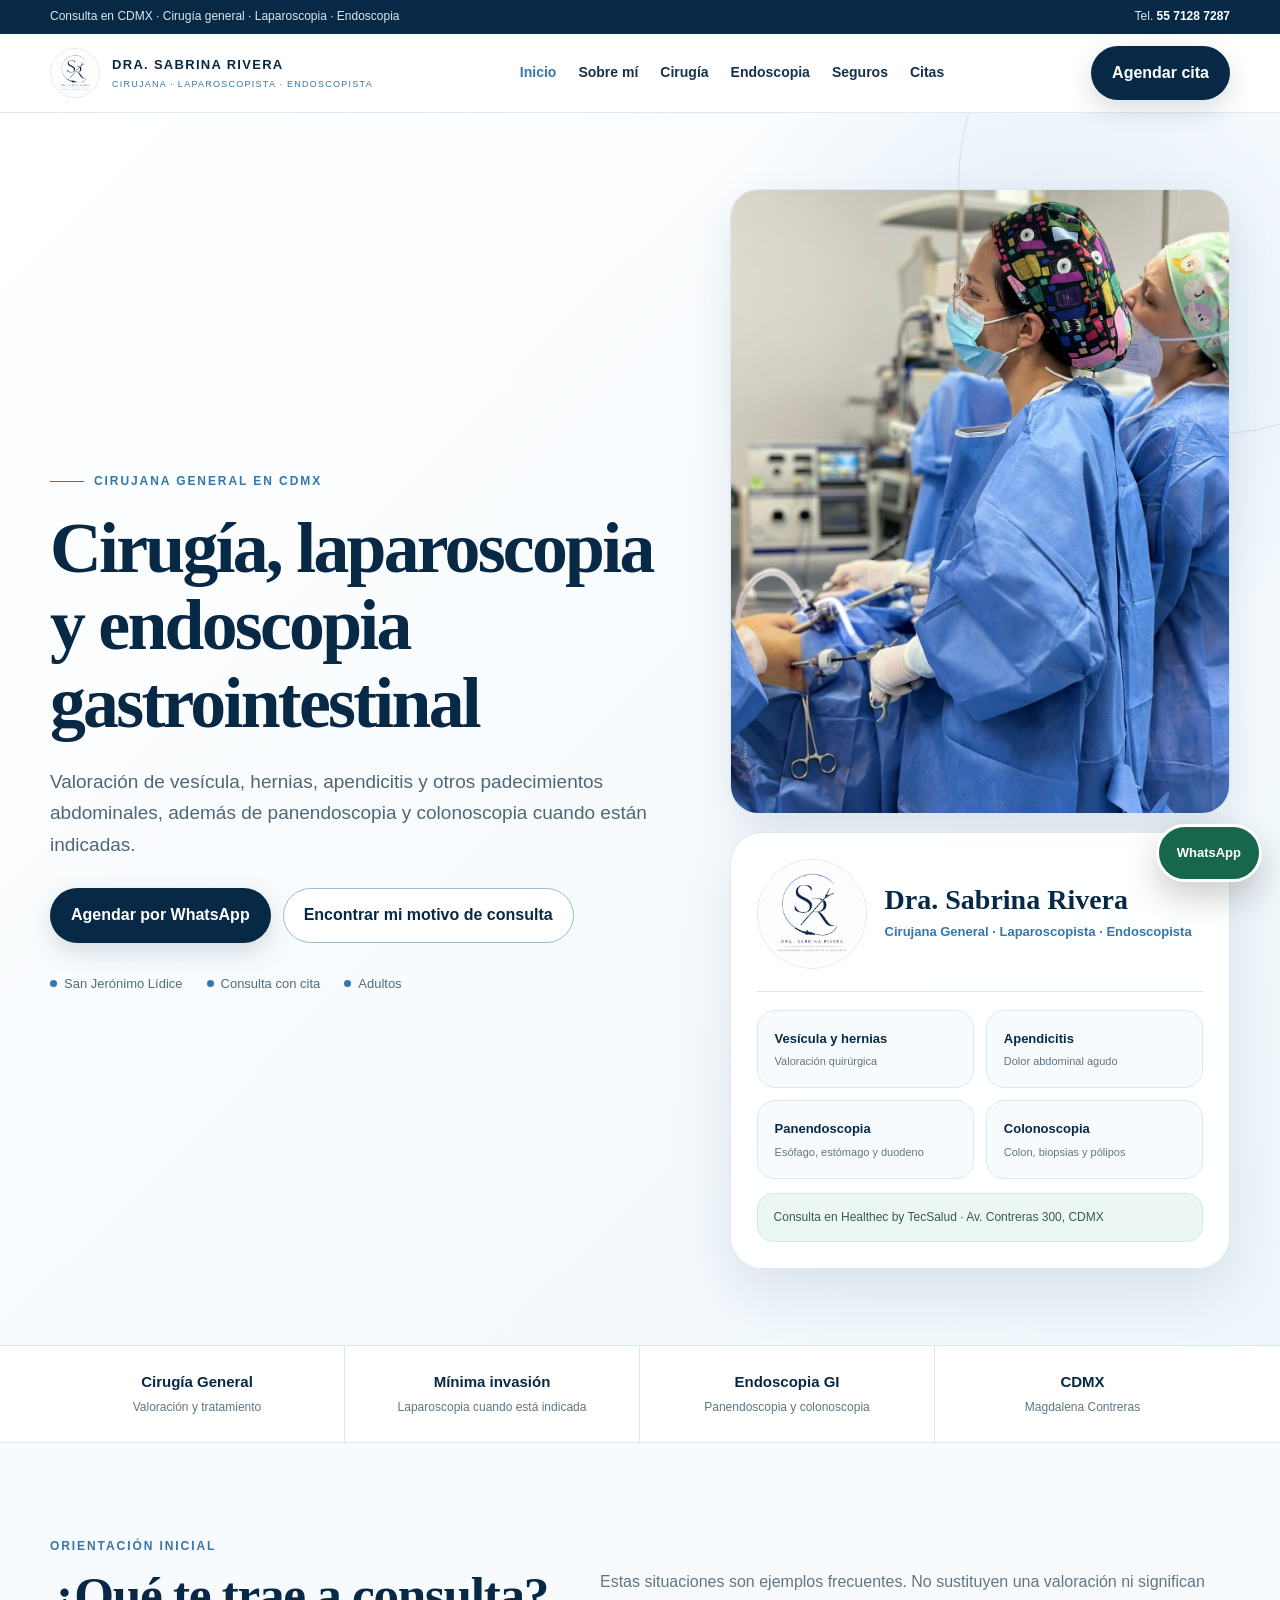
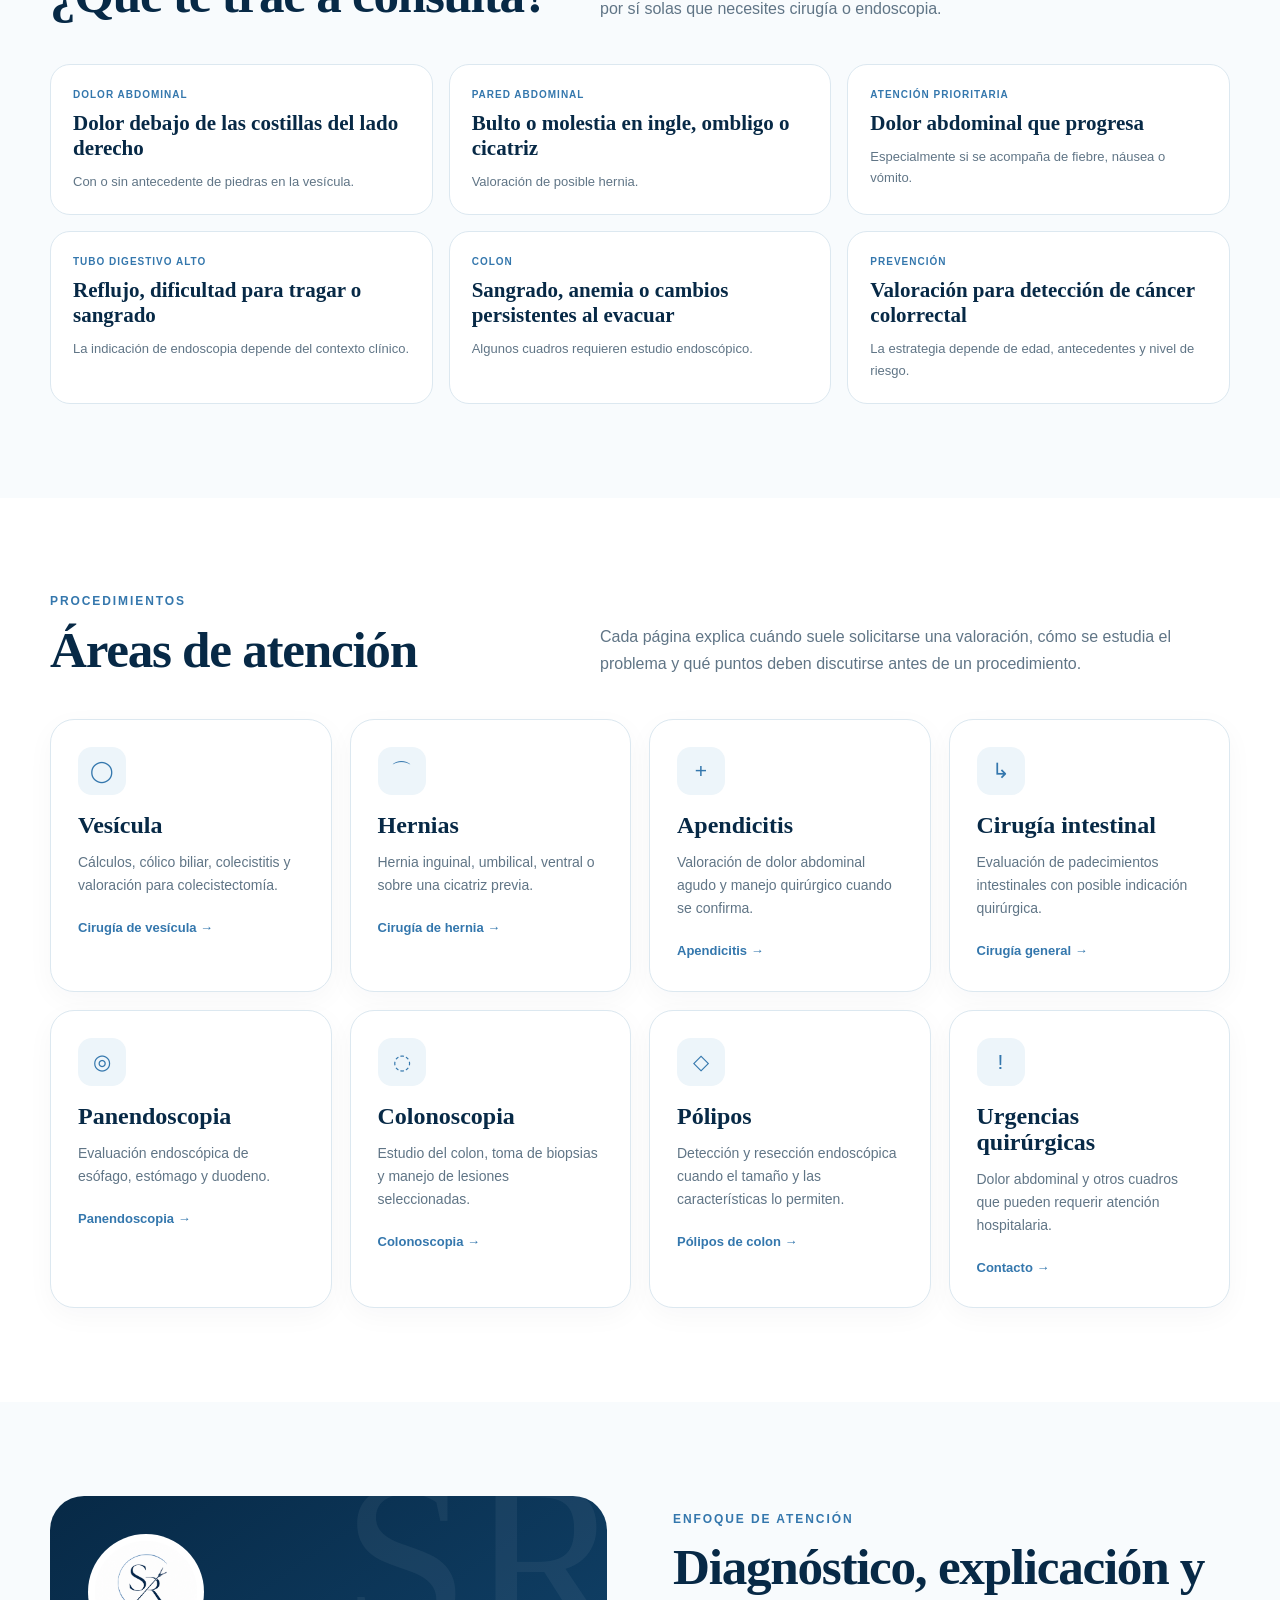
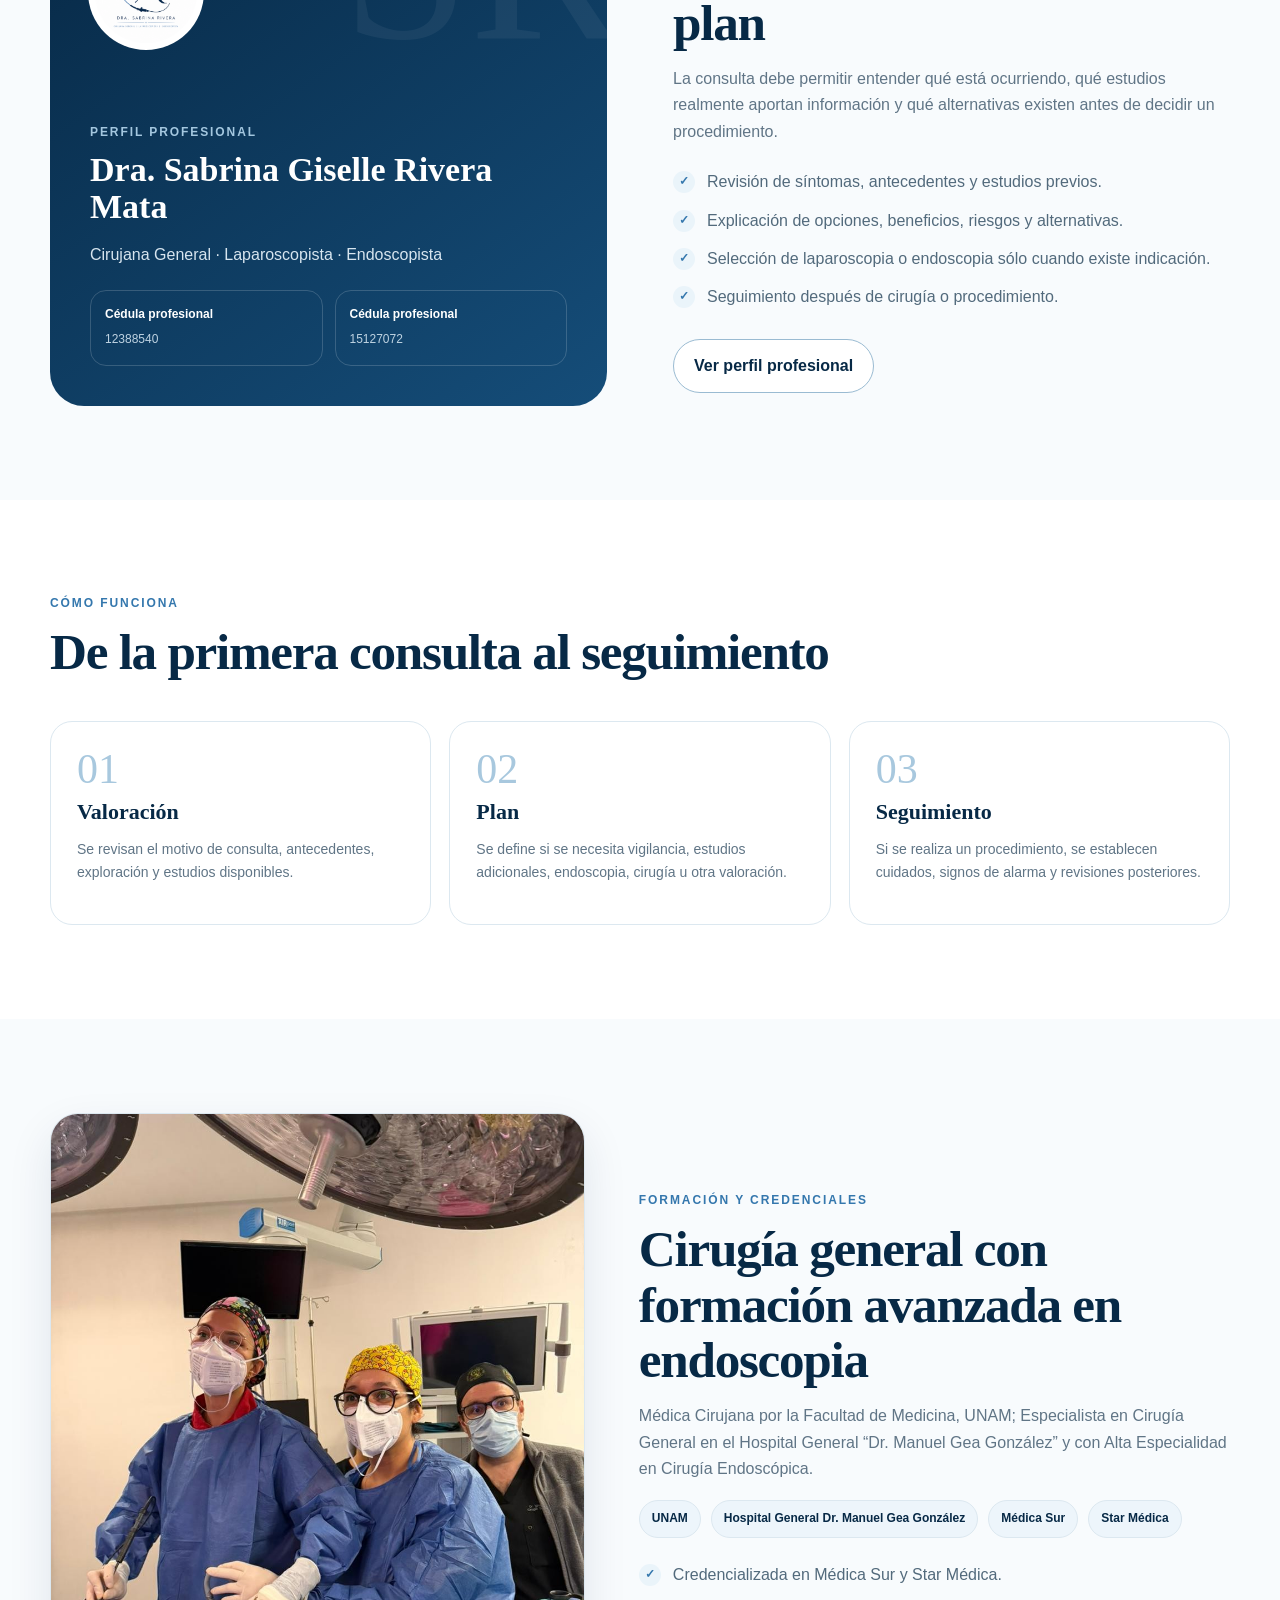
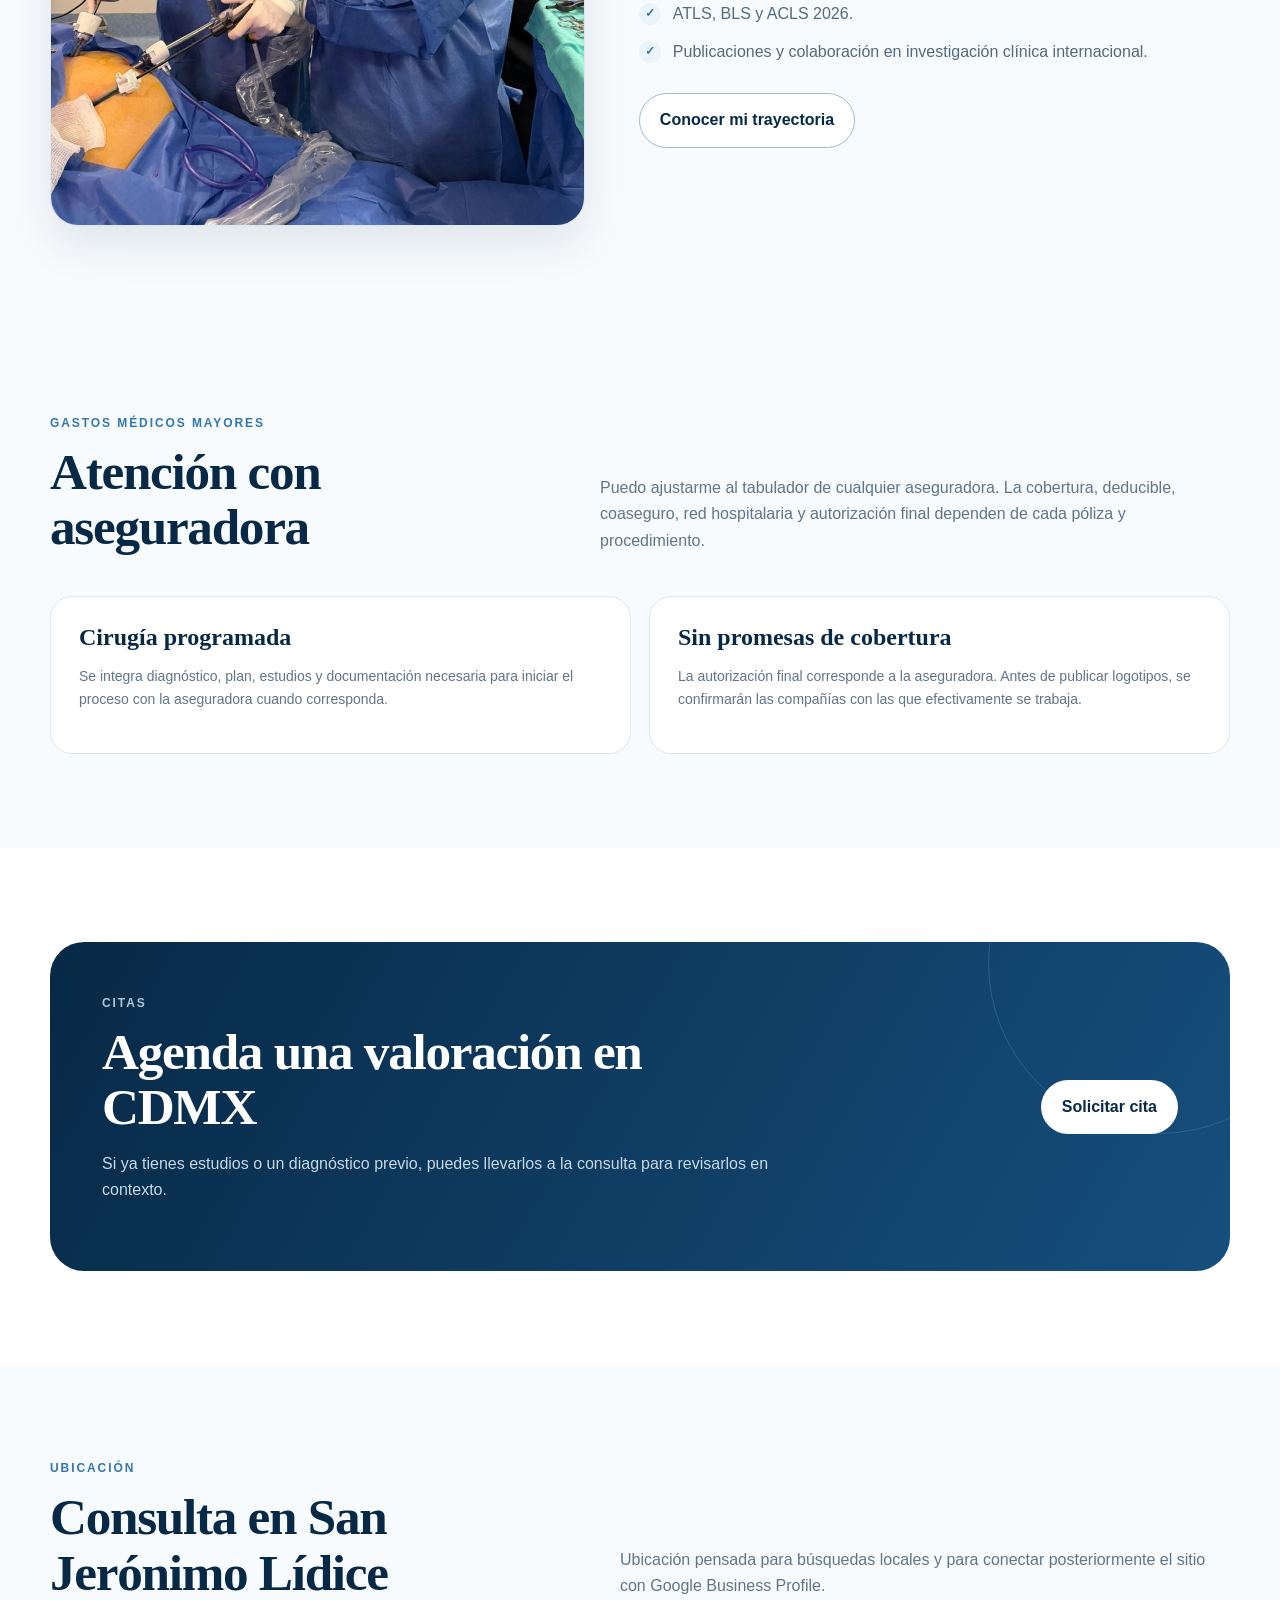
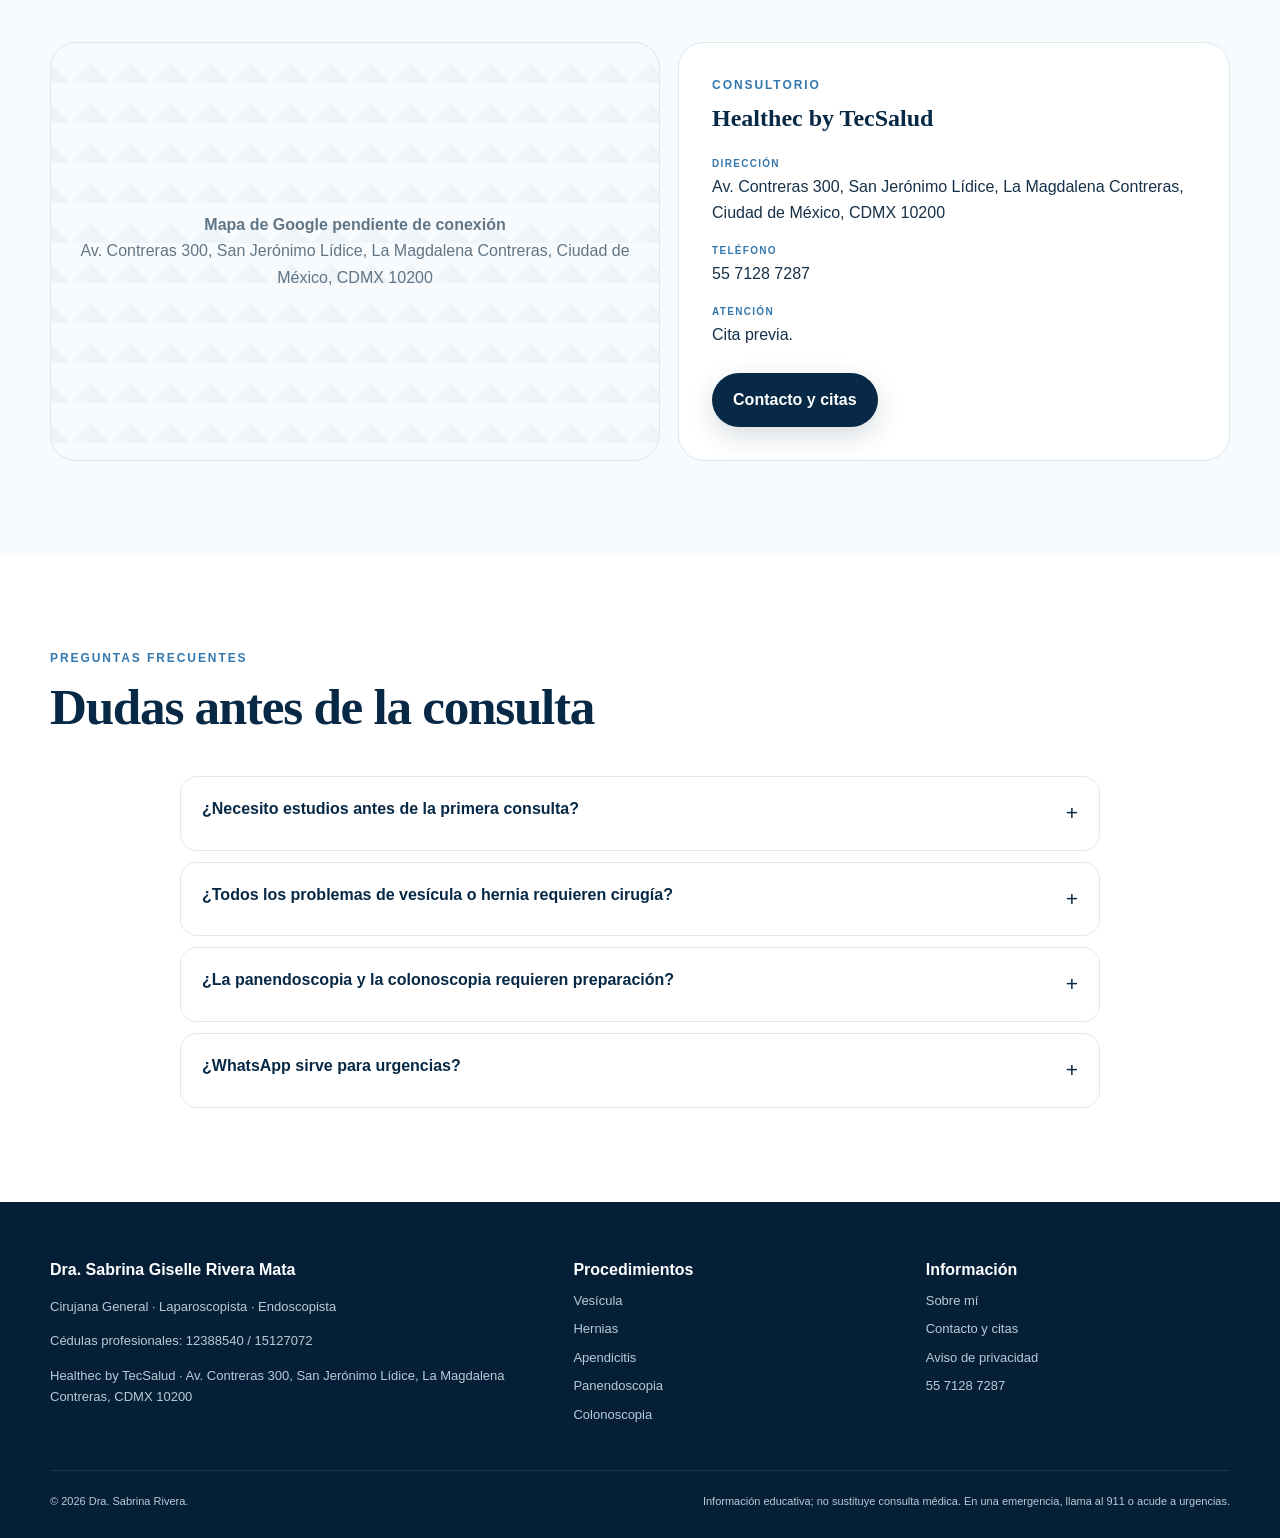
<file: index.html>
<!doctype html><html lang="es-MX"><head>
<meta charset="utf-8">
<meta name="viewport" content="width=device-width,initial-scale=1">
<title>Dra. Sabrina Rivera | Cirujana General, Laparoscopia y Endoscopia en CDMX</title>
<meta name="description" content="Cirujana general, laparoscopista y endoscopista en CDMX. Valoración de vesícula, hernias, apendicitis, panendoscopia y colonoscopia.">
<meta name="robots" content="index,follow,max-image-preview:large">
<meta name="theme-color" content="#072946">
<meta property="og:locale" content="es_MX">
<meta property="og:type" content="website">
<meta property="og:title" content="Dra. Sabrina Rivera | Cirujana General, Laparoscopia y Endoscopia en CDMX">
<meta property="og:description" content="Cirujana general, laparoscopista y endoscopista en CDMX. Valoración de vesícula, hernias, apendicitis, panendoscopia y colonoscopia.">
<link rel="stylesheet" href="styles.css">
<script type="application/ld+json">{"@context": "https://schema.org", "@type": "Physician", "name": "Dra. Sabrina Giselle Rivera Mata", "telephone": "+52 55 7128 7287", "description": "Cirujana General, Laparoscopista y Endoscopista en Ciudad de México.", "medicalSpecialty": ["Surgical", "Gastroenterologic"], "address": {"@type": "PostalAddress", "streetAddress": "Av. Contreras 300", "addressLocality": "La Magdalena Contreras", "addressRegion": "Ciudad de México", "postalCode": "10200", "addressCountry": "MX"}, "areaServed": "Ciudad de México"}</script>
<script type="application/ld+json">{"@context": "https://schema.org", "@type": "FAQPage", "mainEntity": [{"@type": "Question", "name": "¿Necesito estudios antes de la primera consulta?", "acceptedAnswer": {"@type": "Answer", "text": "No necesariamente. Si ya cuentas con estudios, reportes, recetas o imágenes, llévalos a la valoración. Los estudios adicionales se solicitan según el caso."}}, {"@type": "Question", "name": "¿Todos los problemas de vesícula o hernia requieren cirugía?", "acceptedAnswer": {"@type": "Answer", "text": "No. La indicación depende de síntomas, diagnóstico, hallazgos, antecedentes y riesgo individual."}}, {"@type": "Question", "name": "¿La panendoscopia y la colonoscopia requieren preparación?", "acceptedAnswer": {"@type": "Answer", "text": "Sí. La preparación es distinta para cada estudio y debe indicarse antes del procedimiento."}}, {"@type": "Question", "name": "¿WhatsApp sirve para urgencias?", "acceptedAnswer": {"@type": "Answer", "text": "No. Si hay dolor intenso, sangrado importante, desmayo, dificultad respiratoria o deterioro rápido, se debe acudir a urgencias o llamar al 911."}}]}</script>
</head><body>
<a class="skip" href="#contenido">Ir al contenido</a>
<div class="topbar"><div class="container">
 <span>Consulta en CDMX · Cirugía general · Laparoscopia · Endoscopia</span>
 <span>Tel. <a href="tel:+525571287287">55 7128 7287</a></span>
</div></div>
<header class="site-header"><div class="container nav">
 <a class="brand" href="index.html"><img src="logo-sabrina-rivera.png" alt="Logotipo Dra. Sabrina Rivera"><div><strong>DRA. SABRINA RIVERA</strong><small>Cirujana · Laparoscopista · Endoscopista</small></div></a>
 <button class="nav-toggle" aria-label="Abrir menú">☰</button>
 <nav class="menu"><a href="index.html" aria-current="page">Inicio</a><a href="sobre-mi.html">Sobre mí</a><a href="cirugia.html">Cirugía</a><a href="endoscopia.html">Endoscopia</a><a href="index.html#seguros">Seguros</a><a href="contacto.html">Citas</a></nav>
 <a class="btn btn-primary" data-track="header_whatsapp" href="https://wa.me/525571287287?text=Hola%20Dra.%20Sabrina%2C%20quisiera%20solicitar%20una%20cita." target="_blank" rel="noopener">Agendar cita</a>
</div></header><main id="contenido">
<section class="hero"><div class="container hero-grid">
 <div class="hero-copy">
  <div class="eyebrow">Cirujana general en CDMX</div>
  <h1>Cirugía, laparoscopia y endoscopia gastrointestinal</h1>
  <p>Valoración de vesícula, hernias, apendicitis y otros padecimientos abdominales, además de panendoscopia y colonoscopia cuando están indicadas.</p>
  <div class="hero-actions">
   <a class="btn btn-primary" data-track="hero_whatsapp" href="https://wa.me/525571287287?text=Hola%20Dra.%20Sabrina%2C%20quisiera%20agendar%20una%20valoraci%C3%B3n." target="_blank" rel="noopener">Agendar por WhatsApp</a>
   <a class="btn btn-secondary" href="#motivo">Encontrar mi motivo de consulta</a>
  </div>
  <div class="hero-meta"><span><i></i> San Jerónimo Lídice</span><span><i></i> Consulta con cita</span><span><i></i> Adultos</span></div>
 </div>
 <div class="hero-side"><div class="v3-photo hero-img"><img src="foto-sabrina-hero.jpg" alt="Dra. Sabrina Rivera en quirófano"></div><div class="doctor-card" style="margin-top:18px">
   <div class="identity"><img src="logo-sabrina-rivera.png" alt=""><div><h3>Dra. Sabrina Rivera</h3><p>Cirujana General · Laparoscopista · Endoscopista</p></div></div>
   <div class="quick-grid">
    <div class="quick"><b>Vesícula y hernias</b><span>Valoración quirúrgica</span></div>
    <div class="quick"><b>Apendicitis</b><span>Dolor abdominal agudo</span></div>
    <div class="quick"><b>Panendoscopia</b><span>Esófago, estómago y duodeno</span></div>
    <div class="quick"><b>Colonoscopia</b><span>Colon, biopsias y pólipos</span></div>
   </div>
   <div class="availability">Consulta en Healthec by TecSalud · Av. Contreras 300, CDMX</div>
  </div>
 </div>
</div></section>

<section class="trust"><div class="container trust-grid">
 <div class="trust-item"><strong>Cirugía General</strong><span>Valoración y tratamiento</span></div>
 <div class="trust-item"><strong>Mínima invasión</strong><span>Laparoscopia cuando está indicada</span></div>
 <div class="trust-item"><strong>Endoscopia GI</strong><span>Panendoscopia y colonoscopia</span></div>
 <div class="trust-item"><strong>CDMX</strong><span>Magdalena Contreras</span></div>
</div></section>

<section class="section section-soft" id="motivo"><div class="container">
 <div class="section-head"><div><div class="kicker">Orientación inicial</div><h2>¿Qué te trae a consulta?</h2></div><p>Estas situaciones son ejemplos frecuentes. No sustituyen una valoración ni significan por sí solas que necesites cirugía o endoscopia.</p></div>
 <div class="intent-grid">
  <a class="intent" href="vesicula.html"><small>Dolor abdominal</small><strong>Dolor debajo de las costillas del lado derecho</strong><p>Con o sin antecedente de piedras en la vesícula.</p></a>
  <a class="intent" href="hernias.html"><small>Pared abdominal</small><strong>Bulto o molestia en ingle, ombligo o cicatriz</strong><p>Valoración de posible hernia.</p></a>
  <a class="intent" href="apendicitis.html"><small>Atención prioritaria</small><strong>Dolor abdominal que progresa</strong><p>Especialmente si se acompaña de fiebre, náusea o vómito.</p></a>
  <a class="intent" href="panendoscopia.html"><small>Tubo digestivo alto</small><strong>Reflujo, dificultad para tragar o sangrado</strong><p>La indicación de endoscopia depende del contexto clínico.</p></a>
  <a class="intent" href="colonoscopia.html"><small>Colon</small><strong>Sangrado, anemia o cambios persistentes al evacuar</strong><p>Algunos cuadros requieren estudio endoscópico.</p></a>
  <a class="intent" href="colonoscopia.html#tamizaje"><small>Prevención</small><strong>Valoración para detección de cáncer colorrectal</strong><p>La estrategia depende de edad, antecedentes y nivel de riesgo.</p></a>
 </div>
</div></section>

<section class="section"><div class="container">
 <div class="section-head"><div><div class="kicker">Procedimientos</div><h2>Áreas de atención</h2></div><p>Cada página explica cuándo suele solicitarse una valoración, cómo se estudia el problema y qué puntos deben discutirse antes de un procedimiento.</p></div>
 <div class="cards">
  <article class="card"><div class="icon">◯</div><h3>Vesícula</h3><p>Cálculos, cólico biliar, colecistitis y valoración para colecistectomía.</p><a class="card-link" href="vesicula.html">Cirugía de vesícula →</a></article>
  <article class="card"><div class="icon">⌒</div><h3>Hernias</h3><p>Hernia inguinal, umbilical, ventral o sobre una cicatriz previa.</p><a class="card-link" href="hernias.html">Cirugía de hernia →</a></article>
  <article class="card"><div class="icon">+</div><h3>Apendicitis</h3><p>Valoración de dolor abdominal agudo y manejo quirúrgico cuando se confirma.</p><a class="card-link" href="apendicitis.html">Apendicitis →</a></article>
  <article class="card"><div class="icon">↳</div><h3>Cirugía intestinal</h3><p>Evaluación de padecimientos intestinales con posible indicación quirúrgica.</p><a class="card-link" href="cirugia.html">Cirugía general →</a></article>
  <article class="card"><div class="icon">◎</div><h3>Panendoscopia</h3><p>Evaluación endoscópica de esófago, estómago y duodeno.</p><a class="card-link" href="panendoscopia.html">Panendoscopia →</a></article>
  <article class="card"><div class="icon">◌</div><h3>Colonoscopia</h3><p>Estudio del colon, toma de biopsias y manejo de lesiones seleccionadas.</p><a class="card-link" href="colonoscopia.html">Colonoscopia →</a></article>
  <article class="card"><div class="icon">◇</div><h3>Pólipos</h3><p>Detección y resección endoscópica cuando el tamaño y las características lo permiten.</p><a class="card-link" href="colonoscopia.html#polipos">Pólipos de colon →</a></article>
  <article class="card"><div class="icon">!</div><h3>Urgencias quirúrgicas</h3><p>Dolor abdominal y otros cuadros que pueden requerir atención hospitalaria.</p><a class="card-link" href="contacto.html">Contacto →</a></article>
 </div>
</div></section>

<section class="section section-soft"><div class="container two-col">
 <div class="profile-panel"><div class="mark"><img src="logo-sabrina-rivera.png" alt=""></div>
  <div><div class="kicker" style="color:#a4c7df">Perfil profesional</div><h3>Dra. Sabrina Giselle Rivera Mata</h3><p>Cirujana General · Laparoscopista · Endoscopista</p>
   <div class="creds"><div class="cred"><b>Cédula profesional</b><span>12388540</span></div><div class="cred"><b>Cédula profesional</b><span>15127072</span></div></div>
  </div>
 </div>
 <div class="copy"><div class="kicker">Enfoque de atención</div><h2>Diagnóstico, explicación y plan</h2>
  <p>La consulta debe permitir entender qué está ocurriendo, qué estudios realmente aportan información y qué alternativas existen antes de decidir un procedimiento.</p>
  <div class="checks"><div class="check"><b>✓</b><span>Revisión de síntomas, antecedentes y estudios previos.</span></div><div class="check"><b>✓</b><span>Explicación de opciones, beneficios, riesgos y alternativas.</span></div><div class="check"><b>✓</b><span>Selección de laparoscopia o endoscopia sólo cuando existe indicación.</span></div><div class="check"><b>✓</b><span>Seguimiento después de cirugía o procedimiento.</span></div></div>
  <a class="btn btn-secondary" href="sobre-mi.html">Ver perfil profesional</a>
 </div>
</div></section>

<section class="section"><div class="container">
 <div class="section-head"><div><div class="kicker">Cómo funciona</div><h2>De la primera consulta al seguimiento</h2></div></div>
 <div class="steps">
  <div class="step"><div class="num">01</div><h3>Valoración</h3><p>Se revisan el motivo de consulta, antecedentes, exploración y estudios disponibles.</p></div>
  <div class="step"><div class="num">02</div><h3>Plan</h3><p>Se define si se necesita vigilancia, estudios adicionales, endoscopia, cirugía u otra valoración.</p></div>
  <div class="step"><div class="num">03</div><h3>Seguimiento</h3><p>Si se realiza un procedimiento, se establecen cuidados, signos de alarma y revisiones posteriores.</p></div>
 </div>
</div></section>


<section class="section section-soft">
  <div class="container v3-profile-grid">
    <div class="v3-photo"><img src="foto-sabrina-quirfano.jpg" alt="Dra. Sabrina Rivera durante actividad quirúrgica"></div>
    <div>
      <div class="kicker">Formación y credenciales</div>
      <h2>Cirugía general con formación avanzada en endoscopia</h2>
      <p style="color:var(--muted)">Médica Cirujana por la Facultad de Medicina, UNAM; Especialista en Cirugía General en el Hospital General “Dr. Manuel Gea González” y con Alta Especialidad en Cirugía Endoscópica.</p>
      <div class="v3-badges">
        <span class="v3-badge">UNAM</span>
        <span class="v3-badge">Hospital General Dr. Manuel Gea González</span>
        <span class="v3-badge">Médica Sur</span>
        <span class="v3-badge">Star Médica</span>
      </div>
      <div class="checks">
        <div class="check"><b>✓</b><span>Credencializada en Médica Sur y Star Médica.</span></div>
        <div class="check"><b>✓</b><span>ATLS, BLS y ACLS 2026.</span></div>
        <div class="check"><b>✓</b><span>Publicaciones y colaboración en investigación clínica internacional.</span></div>
      </div>
      <a class="btn btn-secondary" href="sobre-mi.html">Conocer mi trayectoria</a>
    </div>
  </div>
</section>

<section class="section section-soft" id="seguros"><div class="container">
 <div class="section-head"><div><div class="kicker">Gastos médicos mayores</div><h2>Atención con aseguradora</h2></div><p>Puedo ajustarme al tabulador de cualquier aseguradora. La cobertura, deducible, coaseguro, red hospitalaria y autorización final dependen de cada póliza y procedimiento.</p></div>
 <div class="split-cards"><div class="feature"><h3>Cirugía programada</h3><p>Se integra diagnóstico, plan, estudios y documentación necesaria para iniciar el proceso con la aseguradora cuando corresponda.</p></div><div class="feature"><h3>Sin promesas de cobertura</h3><p>La autorización final corresponde a la aseguradora. Antes de publicar logotipos, se confirmarán las compañías con las que efectivamente se trabaja.</p></div></div>
</div></section>

<section class="section"><div class="container cta">
 <div><div class="kicker" style="color:#a7c8df">Citas</div><h2>Agenda una valoración en CDMX</h2><p>Si ya tienes estudios o un diagnóstico previo, puedes llevarlos a la consulta para revisarlos en contexto.</p></div>
 <a class="btn btn-light" data-track="mid_whatsapp" href="https://wa.me/525571287287?text=Hola%20Dra.%20Sabrina%2C%20quisiera%20agendar%20una%20consulta%20en%20Healthec%20by%20TecSalud." target="_blank" rel="noopener">Solicitar cita</a>
</div></section>

<section class="section section-soft"><div class="container">
 <div class="section-head"><div><div class="kicker">Ubicación</div><h2>Consulta en San Jerónimo Lídice</h2></div><p>Ubicación pensada para búsquedas locales y para conectar posteriormente el sitio con Google Business Profile.</p></div>
 <div class="location"><div class="mapbox"><div><strong>Mapa de Google pendiente de conexión</strong><br>Av. Contreras 300, San Jerónimo Lídice, La Magdalena Contreras, Ciudad de México, CDMX 10200</div></div>
 <div class="contact-card"><div class="kicker">Consultorio</div><h3>Healthec by TecSalud</h3><dl><div><dt>Dirección</dt><dd>Av. Contreras 300, San Jerónimo Lídice, La Magdalena Contreras, Ciudad de México, CDMX 10200</dd></div><div><dt>Teléfono</dt><dd><a href="tel:+525571287287">55 7128 7287</a></dd></div><div><dt>Atención</dt><dd>Cita previa.</dd></div></dl><a class="btn btn-primary" href="contacto.html">Contacto y citas</a></div></div>
</div></section>

<section class="section"><div class="container"><div class="section-head"><div><div class="kicker">Preguntas frecuentes</div><h2>Dudas antes de la consulta</h2></div></div>
 <div class="faqs"><div class="faq"><button><span>¿Necesito estudios antes de la primera consulta?</span><span>+</span></button><div class="answer">No necesariamente. Si ya cuentas con estudios, reportes, recetas o imágenes, llévalos a la valoración. Los estudios adicionales se solicitan según el caso.</div></div><div class="faq"><button><span>¿Todos los problemas de vesícula o hernia requieren cirugía?</span><span>+</span></button><div class="answer">No. La indicación depende de síntomas, diagnóstico, hallazgos, antecedentes y riesgo individual.</div></div><div class="faq"><button><span>¿La panendoscopia y la colonoscopia requieren preparación?</span><span>+</span></button><div class="answer">Sí. La preparación es distinta para cada estudio y debe indicarse antes del procedimiento.</div></div><div class="faq"><button><span>¿WhatsApp sirve para urgencias?</span><span>+</span></button><div class="answer">No. Si hay dolor intenso, sangrado importante, desmayo, dificultad respiratoria o deterioro rápido, se debe acudir a urgencias o llamar al 911.</div></div></div>
</div></section>
</main>
<footer class="footer"><div class="container">
 <div class="footer-grid">
  <div><strong>Dra. Sabrina Giselle Rivera Mata</strong><p>Cirujana General · Laparoscopista · Endoscopista</p><p>Cédulas profesionales: 12388540 / 15127072</p><p>Healthec by TecSalud · Av. Contreras 300, San Jerónimo Lídice, La Magdalena Contreras, CDMX 10200</p></div>
  <div><strong>Procedimientos</strong><a href="vesicula.html">Vesícula</a><a href="hernias.html">Hernias</a><a href="apendicitis.html">Apendicitis</a><a href="panendoscopia.html">Panendoscopia</a><a href="colonoscopia.html">Colonoscopia</a></div>
  <div><strong>Información</strong><a href="sobre-mi.html">Sobre mí</a><a href="contacto.html">Contacto y citas</a><a href="aviso-privacidad.html">Aviso de privacidad</a><a href="tel:+525571287287">55 7128 7287</a></div>
 </div>
 <div class="footer-bottom"><span>© 2026 Dra. Sabrina Rivera.</span><span>Información educativa; no sustituye consulta médica. En una emergencia, llama al 911 o acude a urgencias.</span></div>
</div></footer>
<a class="whatsapp-fab" data-track="floating_whatsapp" href="https://wa.me/525571287287?text=Hola%20Dra.%20Sabrina%2C%20quisiera%20informaci%C3%B3n%20para%20una%20cita." target="_blank" rel="noopener">WhatsApp</a>
<script src="script.js"></script></body></html>
</file>
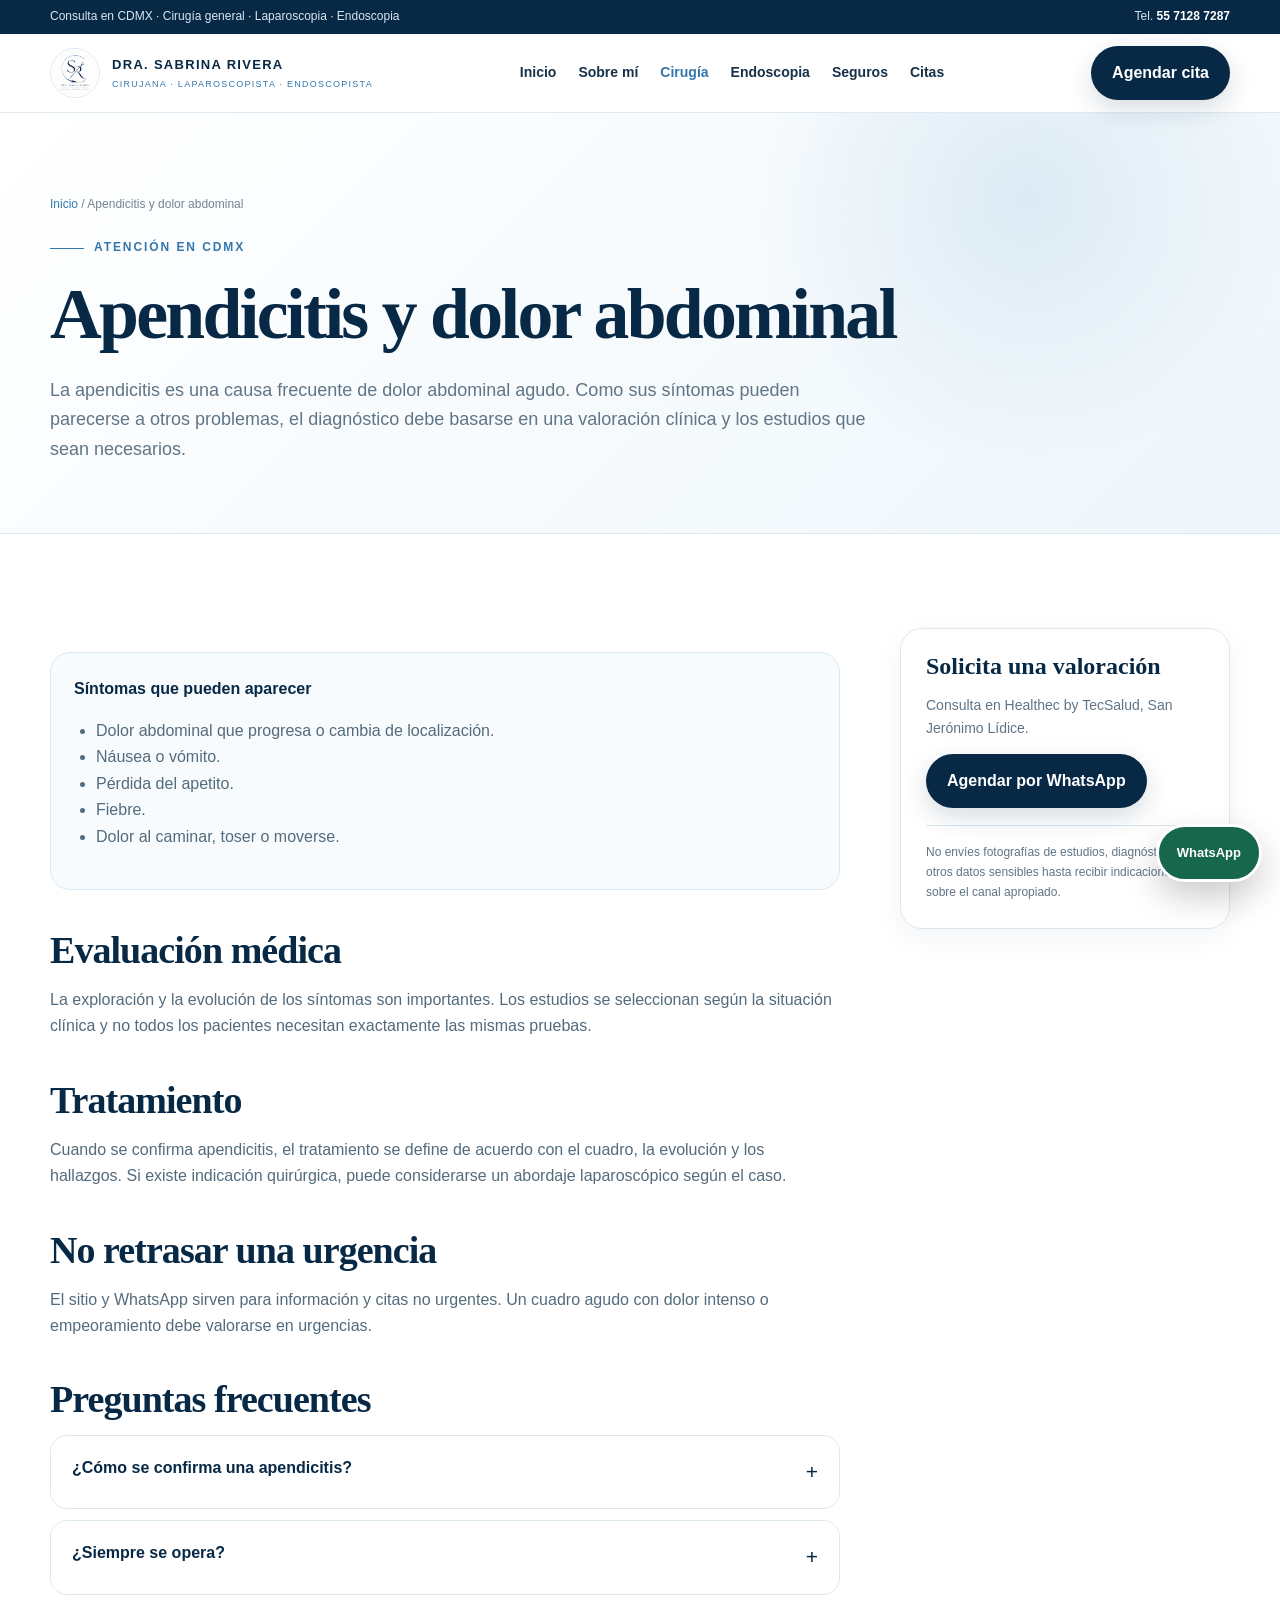
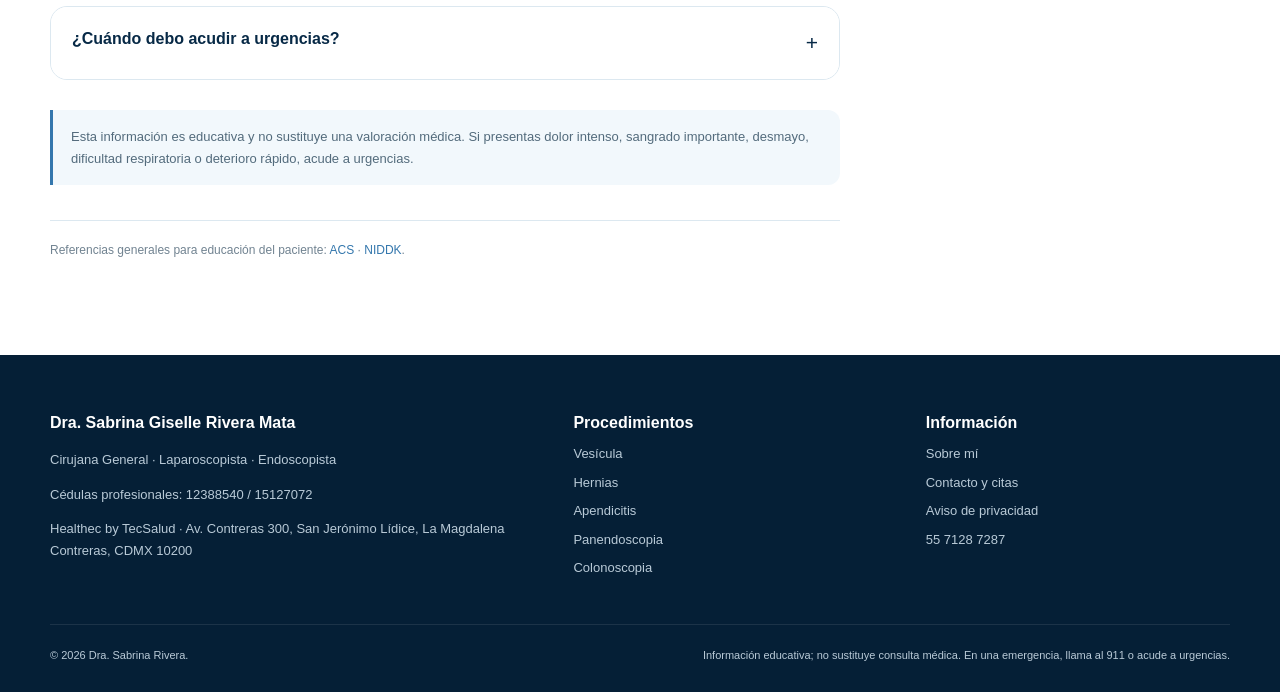
<file: apendicitis.html>
<!doctype html><html lang="es-MX"><head>
<meta charset="utf-8">
<meta name="viewport" content="width=device-width,initial-scale=1">
<title>Apendicitis en CDMX | Cirujana General Dra. Sabrina Rivera</title>
<meta name="description" content="Valoración de dolor abdominal agudo y apendicitis en CDMX.">
<meta name="robots" content="index,follow,max-image-preview:large">
<meta name="theme-color" content="#072946">
<meta property="og:locale" content="es_MX">
<meta property="og:type" content="website">
<meta property="og:title" content="Apendicitis en CDMX | Cirujana General Dra. Sabrina Rivera">
<meta property="og:description" content="Valoración de dolor abdominal agudo y apendicitis en CDMX.">
<link rel="stylesheet" href="styles.css">
<script type="application/ld+json">{"@context": "https://schema.org", "@type": "Physician", "name": "Dra. Sabrina Giselle Rivera Mata", "telephone": "+52 55 7128 7287", "description": "Cirujana General, Laparoscopista y Endoscopista en Ciudad de México.", "medicalSpecialty": ["Surgical", "Gastroenterologic"], "address": {"@type": "PostalAddress", "streetAddress": "Av. Contreras 300", "addressLocality": "La Magdalena Contreras", "addressRegion": "Ciudad de México", "postalCode": "10200", "addressCountry": "MX"}, "areaServed": "Ciudad de México"}</script>
<script type="application/ld+json">{"@context": "https://schema.org", "@type": "FAQPage", "mainEntity": [{"@type": "Question", "name": "¿Cómo se confirma una apendicitis?", "acceptedAnswer": {"@type": "Answer", "text": "El diagnóstico combina historia clínica, exploración y, cuando se necesita, estudios de laboratorio o imagen."}}, {"@type": "Question", "name": "¿Siempre se opera?", "acceptedAnswer": {"@type": "Answer", "text": "El tratamiento depende del diagnóstico, evolución y características del caso. La decisión debe tomarse tras valoración médica."}}, {"@type": "Question", "name": "¿Cuándo debo acudir a urgencias?", "acceptedAnswer": {"@type": "Answer", "text": "Si el dolor es intenso o progresivo, hay vómito persistente, fiebre, desmayo o deterioro general, se requiere atención urgente."}}]}</script>
</head><body>
<a class="skip" href="#contenido">Ir al contenido</a>
<div class="topbar"><div class="container">
 <span>Consulta en CDMX · Cirugía general · Laparoscopia · Endoscopia</span>
 <span>Tel. <a href="tel:+525571287287">55 7128 7287</a></span>
</div></div>
<header class="site-header"><div class="container nav">
 <a class="brand" href="index.html"><img src="logo-sabrina-rivera.png" alt="Logotipo Dra. Sabrina Rivera"><div><strong>DRA. SABRINA RIVERA</strong><small>Cirujana · Laparoscopista · Endoscopista</small></div></a>
 <button class="nav-toggle" aria-label="Abrir menú">☰</button>
 <nav class="menu"><a href="index.html">Inicio</a><a href="sobre-mi.html">Sobre mí</a><a href="cirugia.html" aria-current="page">Cirugía</a><a href="endoscopia.html">Endoscopia</a><a href="index.html#seguros">Seguros</a><a href="contacto.html">Citas</a></nav>
 <a class="btn btn-primary" data-track="header_whatsapp" href="https://wa.me/525571287287?text=Hola%20Dra.%20Sabrina%2C%20quisiera%20solicitar%20una%20cita." target="_blank" rel="noopener">Agendar cita</a>
</div></header><main id="contenido">
<section class="page-hero"><div class="container"><div class="breadcrumbs"><a href="index.html">Inicio</a> / Apendicitis y dolor abdominal</div><div class="eyebrow">Atención en CDMX</div><h1>Apendicitis y dolor abdominal</h1><p>La apendicitis es una causa frecuente de dolor abdominal agudo. Como sus síntomas pueden parecerse a otros problemas, el diagnóstico debe basarse en una valoración clínica y los estudios que sean necesarios.</p></div></section>
<section class="section"><div class="container content-wrap">
 <article class="prose">
  <div class="leadbox"><strong>Síntomas que pueden aparecer</strong><ul><li>Dolor abdominal que progresa o cambia de localización.</li><li>Náusea o vómito.</li><li>Pérdida del apetito.</li><li>Fiebre.</li><li>Dolor al caminar, toser o moverse.</li></ul></div>
  <h2>Evaluación médica</h2><p>La exploración y la evolución de los síntomas son importantes. Los estudios se seleccionan según la situación clínica y no todos los pacientes necesitan exactamente las mismas pruebas.</p><h2>Tratamiento</h2><p>Cuando se confirma apendicitis, el tratamiento se define de acuerdo con el cuadro, la evolución y los hallazgos. Si existe indicación quirúrgica, puede considerarse un abordaje laparoscópico según el caso.</p><h2>No retrasar una urgencia</h2><p>El sitio y WhatsApp sirven para información y citas no urgentes. Un cuadro agudo con dolor intenso o empeoramiento debe valorarse en urgencias.</p>
  <h2>Preguntas frecuentes</h2><div class="faqs"><div class="faq"><button><span>¿Cómo se confirma una apendicitis?</span><span>+</span></button><div class="answer">El diagnóstico combina historia clínica, exploración y, cuando se necesita, estudios de laboratorio o imagen.</div></div><div class="faq"><button><span>¿Siempre se opera?</span><span>+</span></button><div class="answer">El tratamiento depende del diagnóstico, evolución y características del caso. La decisión debe tomarse tras valoración médica.</div></div><div class="faq"><button><span>¿Cuándo debo acudir a urgencias?</span><span>+</span></button><div class="answer">Si el dolor es intenso o progresivo, hay vómito persistente, fiebre, desmayo o deterioro general, se requiere atención urgente.</div></div></div>
  <div class="notice" style="margin-top:30px">Esta información es educativa y no sustituye una valoración médica. Si presentas dolor intenso, sangrado importante, desmayo, dificultad respiratoria o deterioro rápido, acude a urgencias.</div>
  <div class="sourcebox">Referencias generales para educación del paciente: <a href="https://www.facs.org/for-patients/" target="_blank" rel="noopener">ACS</a> · <a href="https://www.niddk.nih.gov/health-information" target="_blank" rel="noopener">NIDDK</a>.</div>
 </article>
 <aside class="aside"><h3>Solicita una valoración</h3><p>Consulta en Healthec by TecSalud, San Jerónimo Lídice.</p><a class="btn btn-primary" data-track="procedure_whatsapp" href="https://wa.me/525571287287?text=Hola%20Dra.%20Sabrina%2C%20quisiera%20solicitar%20una%20valoraci%C3%B3n%20relacionada%20con%20Apendicitis%20y%20dolor%20abdominal." target="_blank" rel="noopener">Agendar por WhatsApp</a><div class="mini">No envíes fotografías de estudios, diagnósticos ni otros datos sensibles hasta recibir indicaciones sobre el canal apropiado.</div></aside>
</div></section></main>
<footer class="footer"><div class="container">
 <div class="footer-grid">
  <div><strong>Dra. Sabrina Giselle Rivera Mata</strong><p>Cirujana General · Laparoscopista · Endoscopista</p><p>Cédulas profesionales: 12388540 / 15127072</p><p>Healthec by TecSalud · Av. Contreras 300, San Jerónimo Lídice, La Magdalena Contreras, CDMX 10200</p></div>
  <div><strong>Procedimientos</strong><a href="vesicula.html">Vesícula</a><a href="hernias.html">Hernias</a><a href="apendicitis.html">Apendicitis</a><a href="panendoscopia.html">Panendoscopia</a><a href="colonoscopia.html">Colonoscopia</a></div>
  <div><strong>Información</strong><a href="sobre-mi.html">Sobre mí</a><a href="contacto.html">Contacto y citas</a><a href="aviso-privacidad.html">Aviso de privacidad</a><a href="tel:+525571287287">55 7128 7287</a></div>
 </div>
 <div class="footer-bottom"><span>© 2026 Dra. Sabrina Rivera.</span><span>Información educativa; no sustituye consulta médica. En una emergencia, llama al 911 o acude a urgencias.</span></div>
</div></footer>
<a class="whatsapp-fab" data-track="floating_whatsapp" href="https://wa.me/525571287287?text=Hola%20Dra.%20Sabrina%2C%20quisiera%20informaci%C3%B3n%20para%20una%20cita." target="_blank" rel="noopener">WhatsApp</a>
<script src="script.js"></script></body></html>
</file>
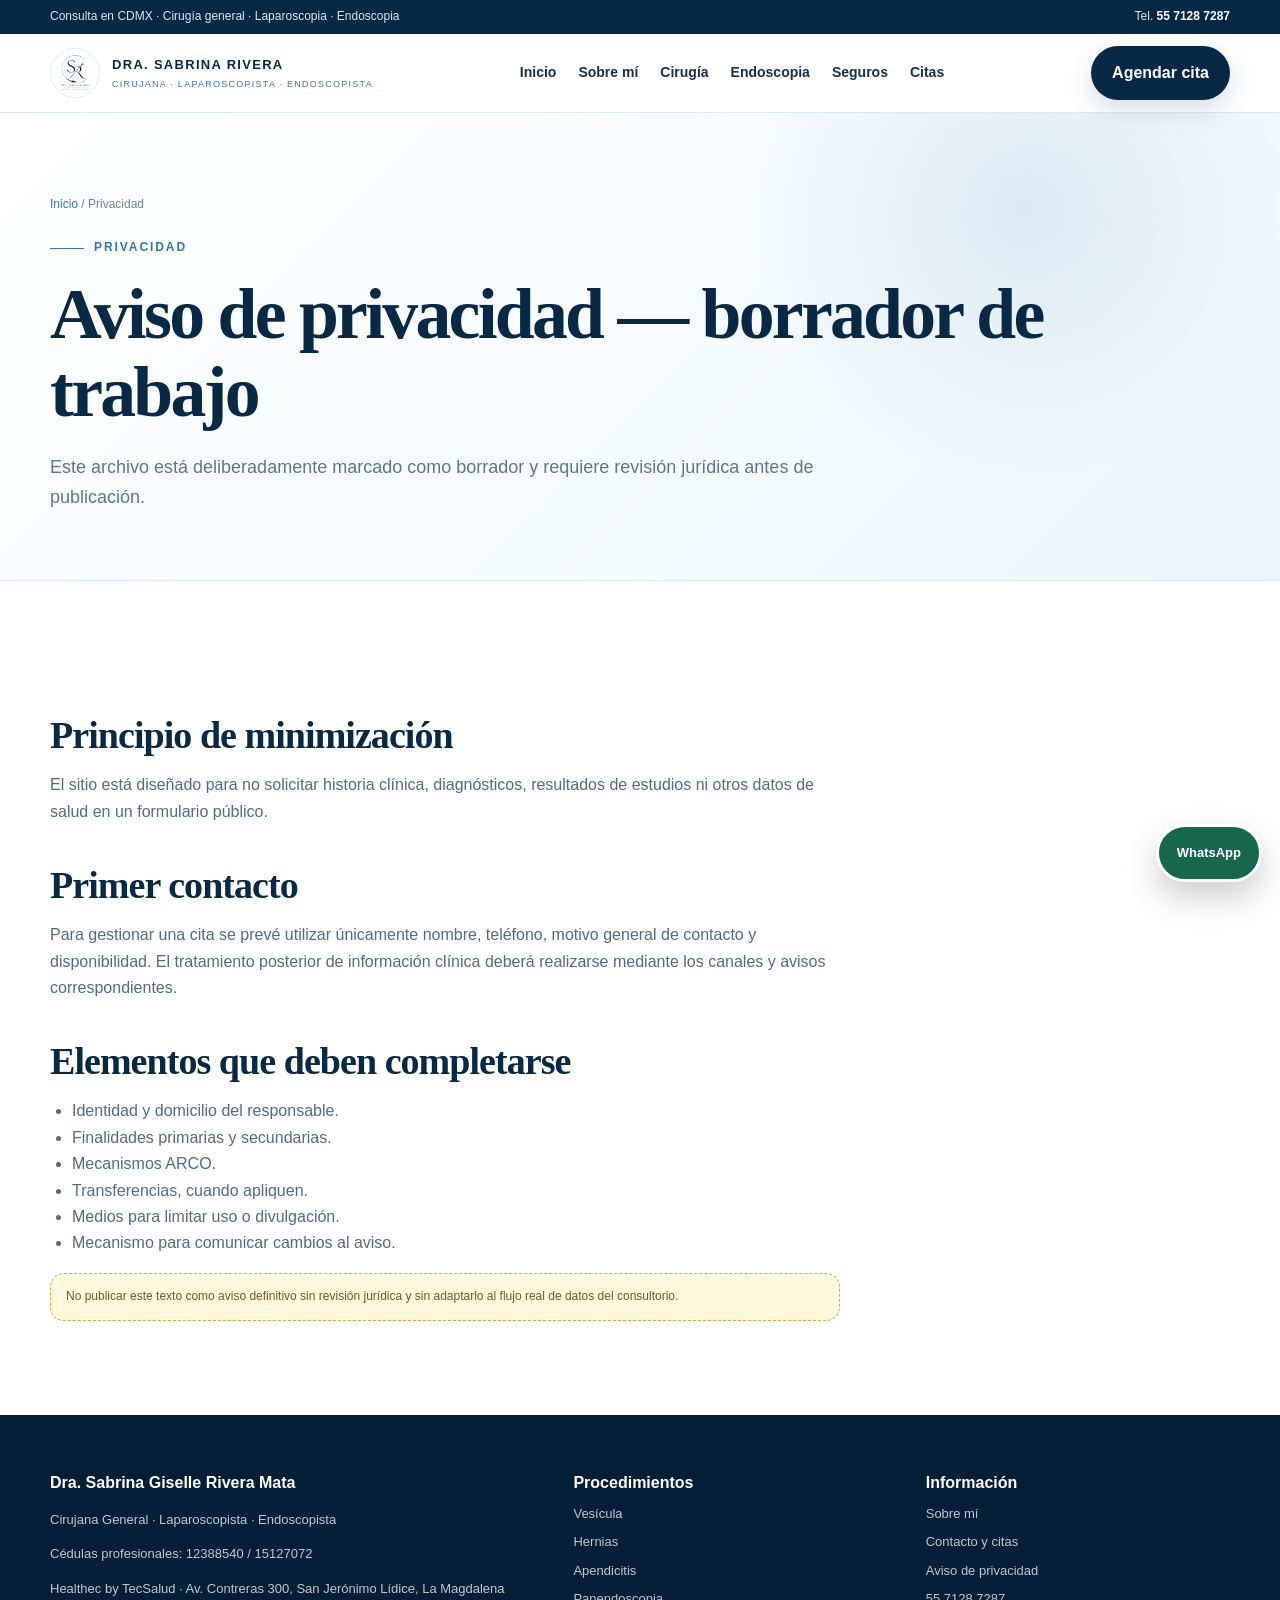
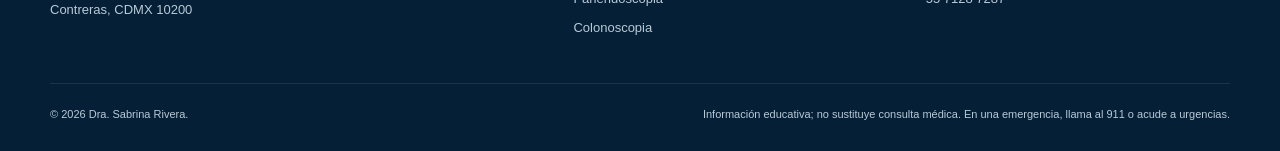
<file: aviso-privacidad.html>
<!doctype html><html lang="es-MX"><head>
<meta charset="utf-8">
<meta name="viewport" content="width=device-width,initial-scale=1">
<title>Aviso de privacidad | Dra. Sabrina Rivera</title>
<meta name="description" content="Borrador de aviso de privacidad del sitio de la Dra. Sabrina Rivera.">
<meta name="robots" content="index,follow,max-image-preview:large">
<meta name="theme-color" content="#072946">
<meta property="og:locale" content="es_MX">
<meta property="og:type" content="website">
<meta property="og:title" content="Aviso de privacidad | Dra. Sabrina Rivera">
<meta property="og:description" content="Borrador de aviso de privacidad del sitio de la Dra. Sabrina Rivera.">
<link rel="stylesheet" href="styles.css">
<script type="application/ld+json">{"@context": "https://schema.org", "@type": "Physician", "name": "Dra. Sabrina Giselle Rivera Mata", "telephone": "+52 55 7128 7287", "description": "Cirujana General, Laparoscopista y Endoscopista en Ciudad de México.", "medicalSpecialty": ["Surgical", "Gastroenterologic"], "address": {"@type": "PostalAddress", "streetAddress": "Av. Contreras 300", "addressLocality": "La Magdalena Contreras", "addressRegion": "Ciudad de México", "postalCode": "10200", "addressCountry": "MX"}, "areaServed": "Ciudad de México"}</script>
</head><body>
<a class="skip" href="#contenido">Ir al contenido</a>
<div class="topbar"><div class="container">
 <span>Consulta en CDMX · Cirugía general · Laparoscopia · Endoscopia</span>
 <span>Tel. <a href="tel:+525571287287">55 7128 7287</a></span>
</div></div>
<header class="site-header"><div class="container nav">
 <a class="brand" href="index.html"><img src="logo-sabrina-rivera.png" alt="Logotipo Dra. Sabrina Rivera"><div><strong>DRA. SABRINA RIVERA</strong><small>Cirujana · Laparoscopista · Endoscopista</small></div></a>
 <button class="nav-toggle" aria-label="Abrir menú">☰</button>
 <nav class="menu"><a href="index.html">Inicio</a><a href="sobre-mi.html">Sobre mí</a><a href="cirugia.html">Cirugía</a><a href="endoscopia.html">Endoscopia</a><a href="index.html#seguros">Seguros</a><a href="contacto.html">Citas</a></nav>
 <a class="btn btn-primary" data-track="header_whatsapp" href="https://wa.me/525571287287?text=Hola%20Dra.%20Sabrina%2C%20quisiera%20solicitar%20una%20cita." target="_blank" rel="noopener">Agendar cita</a>
</div></header><main id="contenido">
<section class="page-hero"><div class="container"><div class="breadcrumbs"><a href="index.html">Inicio</a> / Privacidad</div><div class="eyebrow">Privacidad</div><h1>Aviso de privacidad — borrador de trabajo</h1><p>Este archivo está deliberadamente marcado como borrador y requiere revisión jurídica antes de publicación.</p></div></section>
<section class="section"><div class="container"><article class="prose">
<h2>Principio de minimización</h2><p>El sitio está diseñado para no solicitar historia clínica, diagnósticos, resultados de estudios ni otros datos de salud en un formulario público.</p>
<h2>Primer contacto</h2><p>Para gestionar una cita se prevé utilizar únicamente nombre, teléfono, motivo general de contacto y disponibilidad. El tratamiento posterior de información clínica deberá realizarse mediante los canales y avisos correspondientes.</p>
<h2>Elementos que deben completarse</h2><ul><li>Identidad y domicilio del responsable.</li><li>Finalidades primarias y secundarias.</li><li>Mecanismos ARCO.</li><li>Transferencias, cuando apliquen.</li><li>Medios para limitar uso o divulgación.</li><li>Mecanismo para comunicar cambios al aviso.</li></ul>
<div class="dev-note">No publicar este texto como aviso definitivo sin revisión jurídica y sin adaptarlo al flujo real de datos del consultorio.</div>
</article></div></section>
</main>
<footer class="footer"><div class="container">
 <div class="footer-grid">
  <div><strong>Dra. Sabrina Giselle Rivera Mata</strong><p>Cirujana General · Laparoscopista · Endoscopista</p><p>Cédulas profesionales: 12388540 / 15127072</p><p>Healthec by TecSalud · Av. Contreras 300, San Jerónimo Lídice, La Magdalena Contreras, CDMX 10200</p></div>
  <div><strong>Procedimientos</strong><a href="vesicula.html">Vesícula</a><a href="hernias.html">Hernias</a><a href="apendicitis.html">Apendicitis</a><a href="panendoscopia.html">Panendoscopia</a><a href="colonoscopia.html">Colonoscopia</a></div>
  <div><strong>Información</strong><a href="sobre-mi.html">Sobre mí</a><a href="contacto.html">Contacto y citas</a><a href="aviso-privacidad.html">Aviso de privacidad</a><a href="tel:+525571287287">55 7128 7287</a></div>
 </div>
 <div class="footer-bottom"><span>© 2026 Dra. Sabrina Rivera.</span><span>Información educativa; no sustituye consulta médica. En una emergencia, llama al 911 o acude a urgencias.</span></div>
</div></footer>
<a class="whatsapp-fab" data-track="floating_whatsapp" href="https://wa.me/525571287287?text=Hola%20Dra.%20Sabrina%2C%20quisiera%20informaci%C3%B3n%20para%20una%20cita." target="_blank" rel="noopener">WhatsApp</a>
<script src="script.js"></script></body></html>
</file>
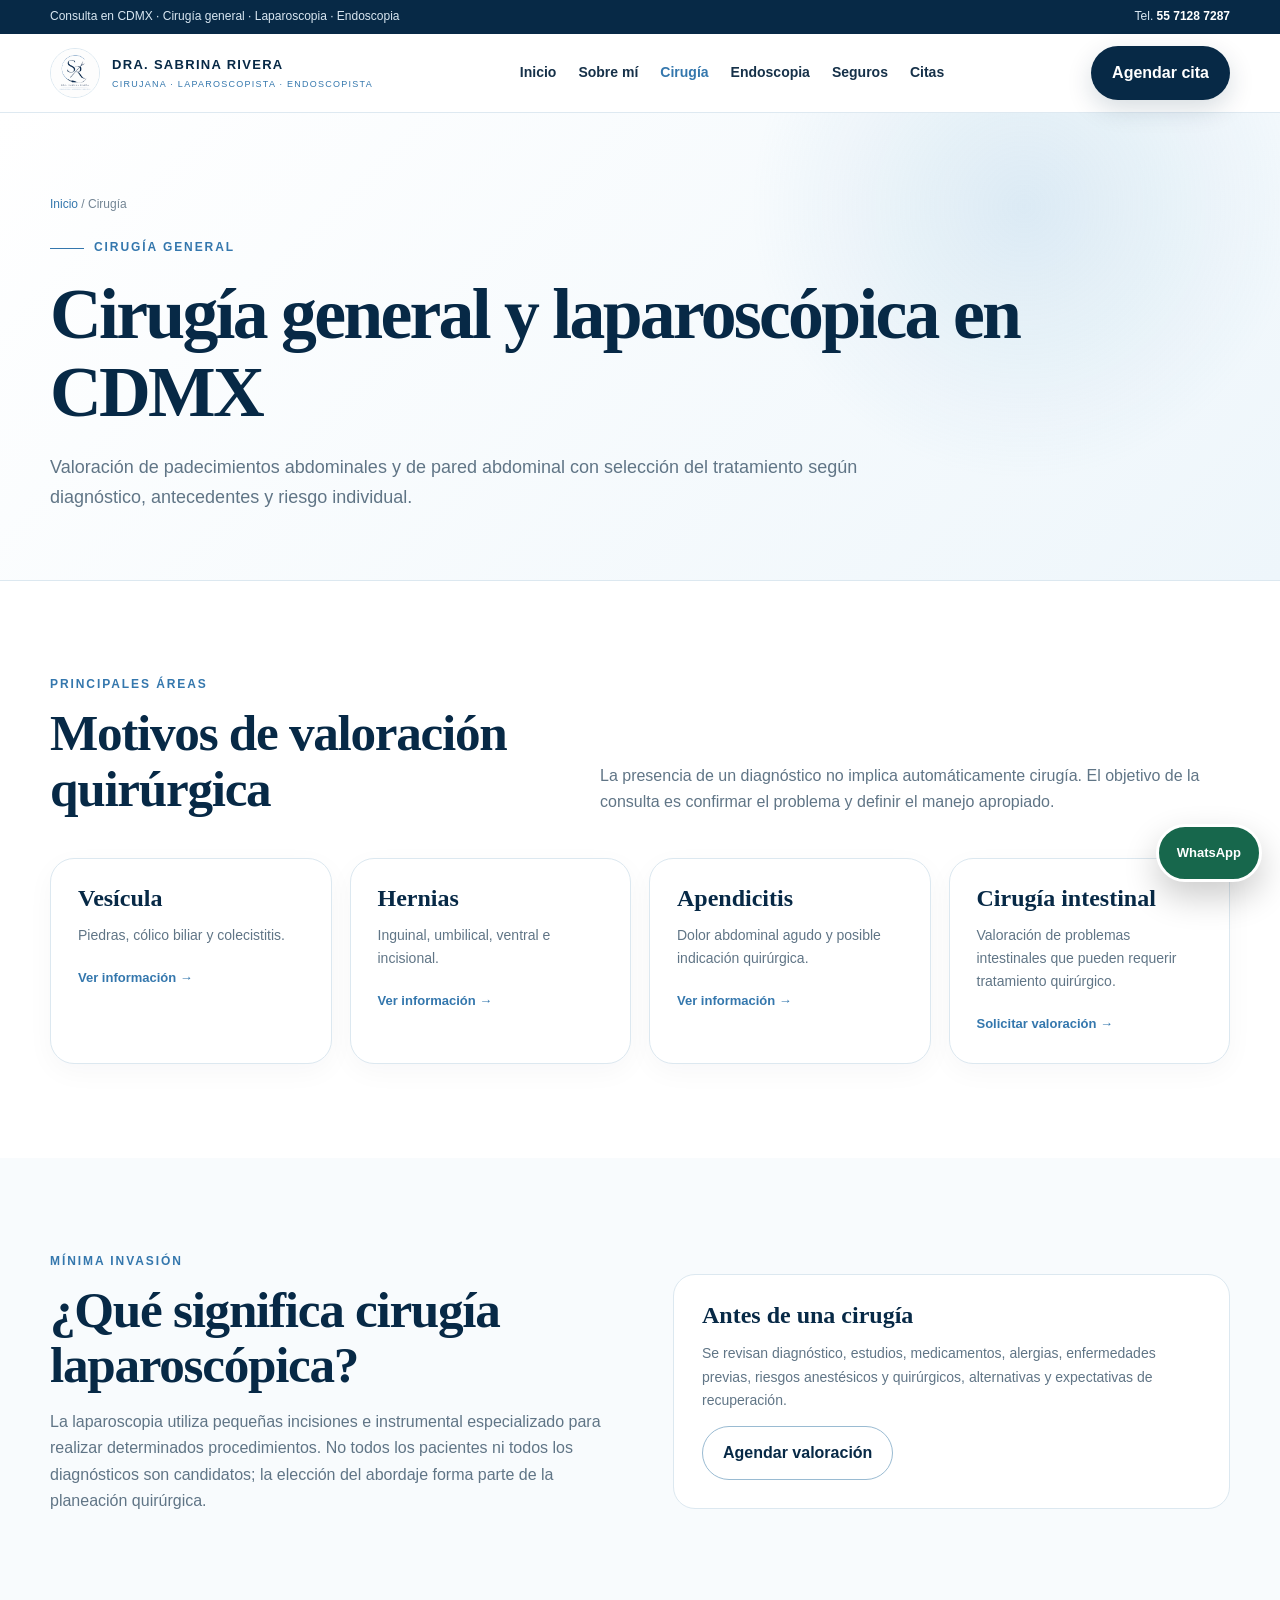
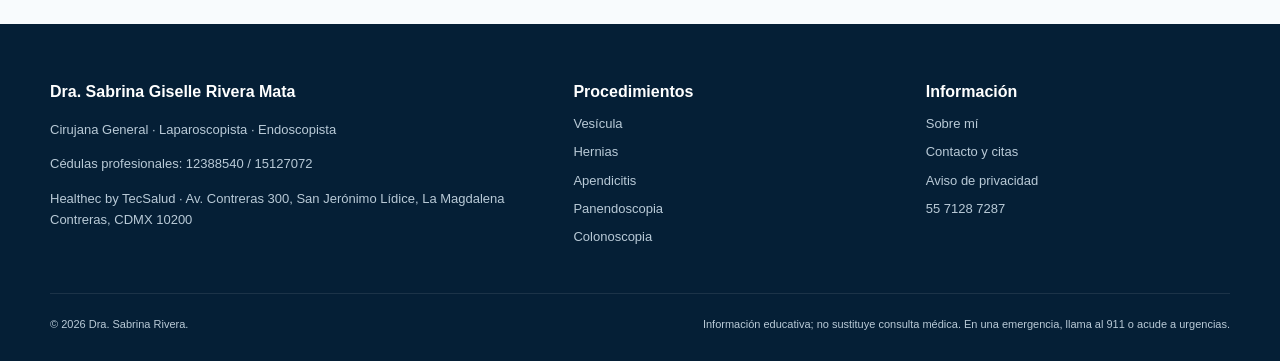
<file: cirugia.html>
<!doctype html><html lang="es-MX"><head>
<meta charset="utf-8">
<meta name="viewport" content="width=device-width,initial-scale=1">
<title>Cirujana General y Laparoscopista en CDMX | Dra. Sabrina Rivera</title>
<meta name="description" content="Cirugía general y laparoscópica en CDMX: vesícula, hernias, apendicitis y padecimientos abdominales.">
<meta name="robots" content="index,follow,max-image-preview:large">
<meta name="theme-color" content="#072946">
<meta property="og:locale" content="es_MX">
<meta property="og:type" content="website">
<meta property="og:title" content="Cirujana General y Laparoscopista en CDMX | Dra. Sabrina Rivera">
<meta property="og:description" content="Cirugía general y laparoscópica en CDMX: vesícula, hernias, apendicitis y padecimientos abdominales.">
<link rel="stylesheet" href="styles.css">
<script type="application/ld+json">{"@context": "https://schema.org", "@type": "Physician", "name": "Dra. Sabrina Giselle Rivera Mata", "telephone": "+52 55 7128 7287", "description": "Cirujana General, Laparoscopista y Endoscopista en Ciudad de México.", "medicalSpecialty": ["Surgical", "Gastroenterologic"], "address": {"@type": "PostalAddress", "streetAddress": "Av. Contreras 300", "addressLocality": "La Magdalena Contreras", "addressRegion": "Ciudad de México", "postalCode": "10200", "addressCountry": "MX"}, "areaServed": "Ciudad de México"}</script>
</head><body>
<a class="skip" href="#contenido">Ir al contenido</a>
<div class="topbar"><div class="container">
 <span>Consulta en CDMX · Cirugía general · Laparoscopia · Endoscopia</span>
 <span>Tel. <a href="tel:+525571287287">55 7128 7287</a></span>
</div></div>
<header class="site-header"><div class="container nav">
 <a class="brand" href="index.html"><img src="logo-sabrina-rivera.png" alt="Logotipo Dra. Sabrina Rivera"><div><strong>DRA. SABRINA RIVERA</strong><small>Cirujana · Laparoscopista · Endoscopista</small></div></a>
 <button class="nav-toggle" aria-label="Abrir menú">☰</button>
 <nav class="menu"><a href="index.html">Inicio</a><a href="sobre-mi.html">Sobre mí</a><a href="cirugia.html" aria-current="page">Cirugía</a><a href="endoscopia.html">Endoscopia</a><a href="index.html#seguros">Seguros</a><a href="contacto.html">Citas</a></nav>
 <a class="btn btn-primary" data-track="header_whatsapp" href="https://wa.me/525571287287?text=Hola%20Dra.%20Sabrina%2C%20quisiera%20solicitar%20una%20cita." target="_blank" rel="noopener">Agendar cita</a>
</div></header><main id="contenido">
<section class="page-hero"><div class="container"><div class="breadcrumbs"><a href="index.html">Inicio</a> / Cirugía</div><div class="eyebrow">Cirugía general</div><h1>Cirugía general y laparoscópica en CDMX</h1><p>Valoración de padecimientos abdominales y de pared abdominal con selección del tratamiento según diagnóstico, antecedentes y riesgo individual.</p></div></section>
<section class="section"><div class="container"><div class="section-head"><div><div class="kicker">Principales áreas</div><h2>Motivos de valoración quirúrgica</h2></div><p>La presencia de un diagnóstico no implica automáticamente cirugía. El objetivo de la consulta es confirmar el problema y definir el manejo apropiado.</p></div>
<div class="cards"><article class="card"><h3>Vesícula</h3><p>Piedras, cólico biliar y colecistitis.</p><a class="card-link" href="vesicula.html">Ver información →</a></article><article class="card"><h3>Hernias</h3><p>Inguinal, umbilical, ventral e incisional.</p><a class="card-link" href="hernias.html">Ver información →</a></article><article class="card"><h3>Apendicitis</h3><p>Dolor abdominal agudo y posible indicación quirúrgica.</p><a class="card-link" href="apendicitis.html">Ver información →</a></article><article class="card"><h3>Cirugía intestinal</h3><p>Valoración de problemas intestinales que pueden requerir tratamiento quirúrgico.</p><a class="card-link" href="contacto.html">Solicitar valoración →</a></article></div></div></section>
<section class="section section-soft"><div class="container two-col"><div class="copy"><div class="kicker">Mínima invasión</div><h2>¿Qué significa cirugía laparoscópica?</h2><p>La laparoscopia utiliza pequeñas incisiones e instrumental especializado para realizar determinados procedimientos. No todos los pacientes ni todos los diagnósticos son candidatos; la elección del abordaje forma parte de la planeación quirúrgica.</p></div><div class="feature"><h3>Antes de una cirugía</h3><p>Se revisan diagnóstico, estudios, medicamentos, alergias, enfermedades previas, riesgos anestésicos y quirúrgicos, alternativas y expectativas de recuperación.</p><a class="btn btn-secondary" href="contacto.html">Agendar valoración</a></div></div></section>
</main>
<footer class="footer"><div class="container">
 <div class="footer-grid">
  <div><strong>Dra. Sabrina Giselle Rivera Mata</strong><p>Cirujana General · Laparoscopista · Endoscopista</p><p>Cédulas profesionales: 12388540 / 15127072</p><p>Healthec by TecSalud · Av. Contreras 300, San Jerónimo Lídice, La Magdalena Contreras, CDMX 10200</p></div>
  <div><strong>Procedimientos</strong><a href="vesicula.html">Vesícula</a><a href="hernias.html">Hernias</a><a href="apendicitis.html">Apendicitis</a><a href="panendoscopia.html">Panendoscopia</a><a href="colonoscopia.html">Colonoscopia</a></div>
  <div><strong>Información</strong><a href="sobre-mi.html">Sobre mí</a><a href="contacto.html">Contacto y citas</a><a href="aviso-privacidad.html">Aviso de privacidad</a><a href="tel:+525571287287">55 7128 7287</a></div>
 </div>
 <div class="footer-bottom"><span>© 2026 Dra. Sabrina Rivera.</span><span>Información educativa; no sustituye consulta médica. En una emergencia, llama al 911 o acude a urgencias.</span></div>
</div></footer>
<a class="whatsapp-fab" data-track="floating_whatsapp" href="https://wa.me/525571287287?text=Hola%20Dra.%20Sabrina%2C%20quisiera%20informaci%C3%B3n%20para%20una%20cita." target="_blank" rel="noopener">WhatsApp</a>
<script src="script.js"></script></body></html>
</file>
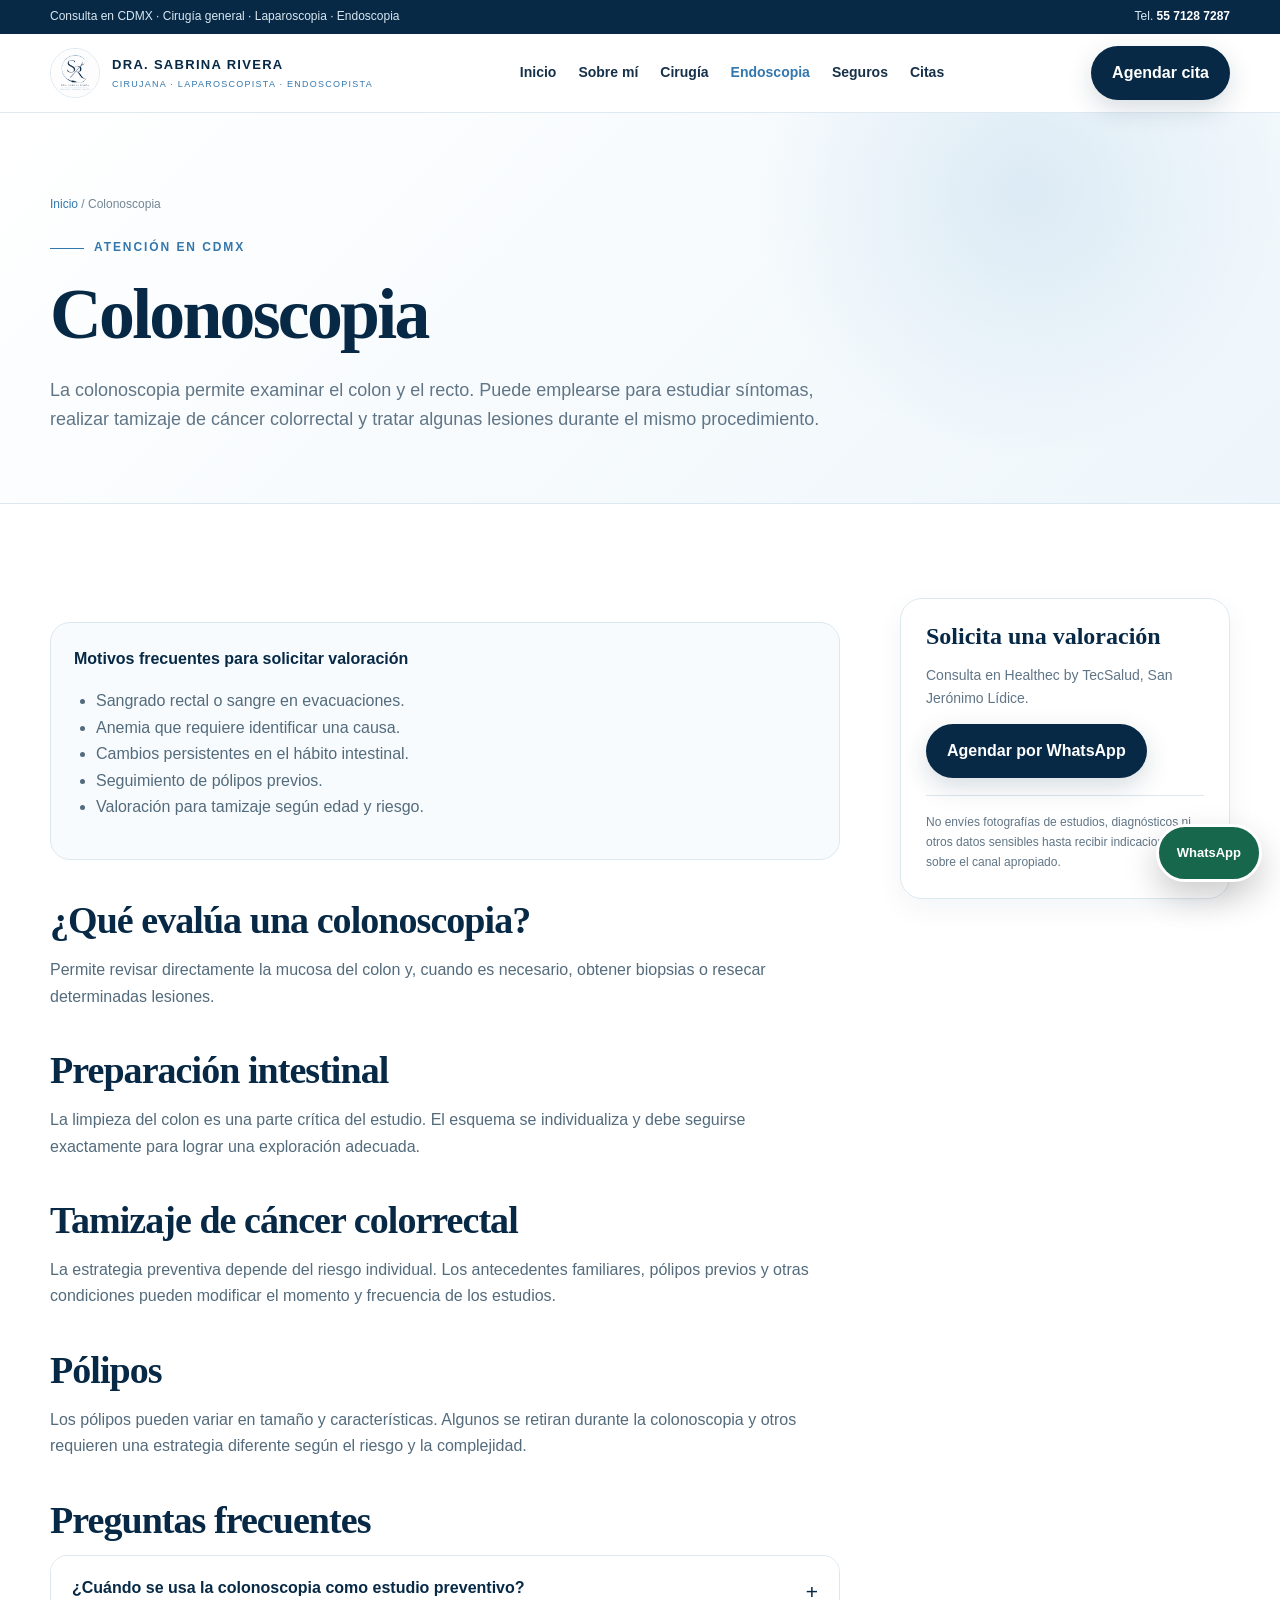
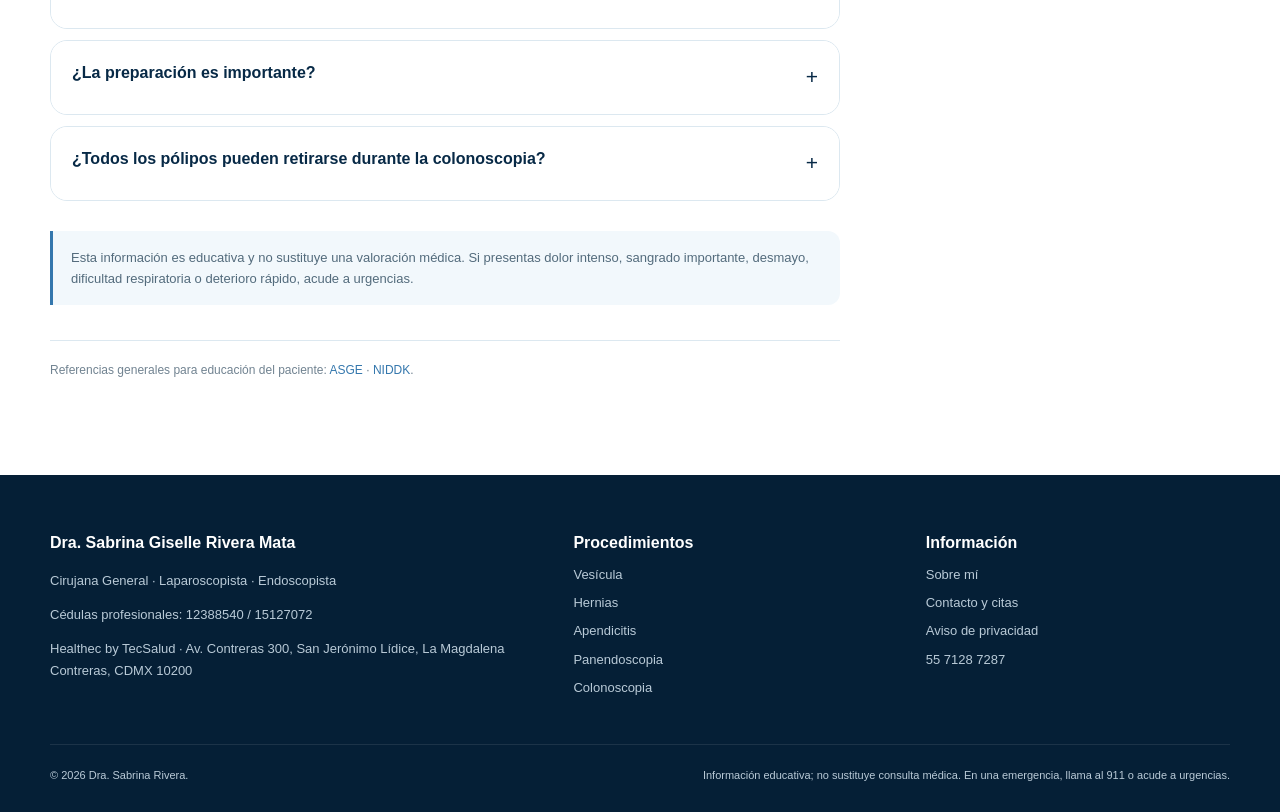
<file: colonoscopia.html>
<!doctype html><html lang="es-MX"><head>
<meta charset="utf-8">
<meta name="viewport" content="width=device-width,initial-scale=1">
<title>Colonoscopia en CDMX | Pólipos y estudio de colon | Dra. Sabrina Rivera</title>
<meta name="description" content="Colonoscopia en CDMX para evaluación del colon, biopsias, detección y manejo de pólipos seleccionados.">
<meta name="robots" content="index,follow,max-image-preview:large">
<meta name="theme-color" content="#072946">
<meta property="og:locale" content="es_MX">
<meta property="og:type" content="website">
<meta property="og:title" content="Colonoscopia en CDMX | Pólipos y estudio de colon | Dra. Sabrina Rivera">
<meta property="og:description" content="Colonoscopia en CDMX para evaluación del colon, biopsias, detección y manejo de pólipos seleccionados.">
<link rel="stylesheet" href="styles.css">
<script type="application/ld+json">{"@context": "https://schema.org", "@type": "Physician", "name": "Dra. Sabrina Giselle Rivera Mata", "telephone": "+52 55 7128 7287", "description": "Cirujana General, Laparoscopista y Endoscopista en Ciudad de México.", "medicalSpecialty": ["Surgical", "Gastroenterologic"], "address": {"@type": "PostalAddress", "streetAddress": "Av. Contreras 300", "addressLocality": "La Magdalena Contreras", "addressRegion": "Ciudad de México", "postalCode": "10200", "addressCountry": "MX"}, "areaServed": "Ciudad de México"}</script>
<script type="application/ld+json">{"@context": "https://schema.org", "@type": "FAQPage", "mainEntity": [{"@type": "Question", "name": "¿Cuándo se usa la colonoscopia como estudio preventivo?", "acceptedAnswer": {"@type": "Answer", "text": "El inicio y la frecuencia del tamizaje dependen de la edad y del nivel de riesgo, incluidos antecedentes personales y familiares."}}, {"@type": "Question", "name": "¿La preparación es importante?", "acceptedAnswer": {"@type": "Answer", "text": "Sí. Una preparación inadecuada puede limitar la visualización y, en algunos casos, obligar a repetir el estudio."}}, {"@type": "Question", "name": "¿Todos los pólipos pueden retirarse durante la colonoscopia?", "acceptedAnswer": {"@type": "Answer", "text": "No. La posibilidad de resección depende del tamaño, localización, morfología y otras características."}}]}</script>
</head><body>
<a class="skip" href="#contenido">Ir al contenido</a>
<div class="topbar"><div class="container">
 <span>Consulta en CDMX · Cirugía general · Laparoscopia · Endoscopia</span>
 <span>Tel. <a href="tel:+525571287287">55 7128 7287</a></span>
</div></div>
<header class="site-header"><div class="container nav">
 <a class="brand" href="index.html"><img src="logo-sabrina-rivera.png" alt="Logotipo Dra. Sabrina Rivera"><div><strong>DRA. SABRINA RIVERA</strong><small>Cirujana · Laparoscopista · Endoscopista</small></div></a>
 <button class="nav-toggle" aria-label="Abrir menú">☰</button>
 <nav class="menu"><a href="index.html">Inicio</a><a href="sobre-mi.html">Sobre mí</a><a href="cirugia.html">Cirugía</a><a href="endoscopia.html" aria-current="page">Endoscopia</a><a href="index.html#seguros">Seguros</a><a href="contacto.html">Citas</a></nav>
 <a class="btn btn-primary" data-track="header_whatsapp" href="https://wa.me/525571287287?text=Hola%20Dra.%20Sabrina%2C%20quisiera%20solicitar%20una%20cita." target="_blank" rel="noopener">Agendar cita</a>
</div></header><main id="contenido">
<section class="page-hero"><div class="container"><div class="breadcrumbs"><a href="index.html">Inicio</a> / Colonoscopia</div><div class="eyebrow">Atención en CDMX</div><h1>Colonoscopia</h1><p>La colonoscopia permite examinar el colon y el recto. Puede emplearse para estudiar síntomas, realizar tamizaje de cáncer colorrectal y tratar algunas lesiones durante el mismo procedimiento.</p></div></section>
<section class="section"><div class="container content-wrap">
 <article class="prose">
  <div class="leadbox"><strong>Motivos frecuentes para solicitar valoración</strong><ul><li>Sangrado rectal o sangre en evacuaciones.</li><li>Anemia que requiere identificar una causa.</li><li>Cambios persistentes en el hábito intestinal.</li><li>Seguimiento de pólipos previos.</li><li>Valoración para tamizaje según edad y riesgo.</li></ul></div>
  <h2>¿Qué evalúa una colonoscopia?</h2><p>Permite revisar directamente la mucosa del colon y, cuando es necesario, obtener biopsias o resecar determinadas lesiones.</p><h2>Preparación intestinal</h2><p>La limpieza del colon es una parte crítica del estudio. El esquema se individualiza y debe seguirse exactamente para lograr una exploración adecuada.</p><h2 id="tamizaje">Tamizaje de cáncer colorrectal</h2><p>La estrategia preventiva depende del riesgo individual. Los antecedentes familiares, pólipos previos y otras condiciones pueden modificar el momento y frecuencia de los estudios.</p><h2 id="polipos">Pólipos</h2><p>Los pólipos pueden variar en tamaño y características. Algunos se retiran durante la colonoscopia y otros requieren una estrategia diferente según el riesgo y la complejidad.</p>
  <h2>Preguntas frecuentes</h2><div class="faqs"><div class="faq"><button><span>¿Cuándo se usa la colonoscopia como estudio preventivo?</span><span>+</span></button><div class="answer">El inicio y la frecuencia del tamizaje dependen de la edad y del nivel de riesgo, incluidos antecedentes personales y familiares.</div></div><div class="faq"><button><span>¿La preparación es importante?</span><span>+</span></button><div class="answer">Sí. Una preparación inadecuada puede limitar la visualización y, en algunos casos, obligar a repetir el estudio.</div></div><div class="faq"><button><span>¿Todos los pólipos pueden retirarse durante la colonoscopia?</span><span>+</span></button><div class="answer">No. La posibilidad de resección depende del tamaño, localización, morfología y otras características.</div></div></div>
  <div class="notice" style="margin-top:30px">Esta información es educativa y no sustituye una valoración médica. Si presentas dolor intenso, sangrado importante, desmayo, dificultad respiratoria o deterioro rápido, acude a urgencias.</div>
  <div class="sourcebox">Referencias generales para educación del paciente: <a href="https://www.asge.org/home/for-patients" target="_blank" rel="noopener">ASGE</a> · <a href="https://www.niddk.nih.gov/health-information" target="_blank" rel="noopener">NIDDK</a>.</div>
 </article>
 <aside class="aside"><h3>Solicita una valoración</h3><p>Consulta en Healthec by TecSalud, San Jerónimo Lídice.</p><a class="btn btn-primary" data-track="procedure_whatsapp" href="https://wa.me/525571287287?text=Hola%20Dra.%20Sabrina%2C%20quisiera%20solicitar%20una%20valoraci%C3%B3n%20relacionada%20con%20Colonoscopia." target="_blank" rel="noopener">Agendar por WhatsApp</a><div class="mini">No envíes fotografías de estudios, diagnósticos ni otros datos sensibles hasta recibir indicaciones sobre el canal apropiado.</div></aside>
</div></section></main>
<footer class="footer"><div class="container">
 <div class="footer-grid">
  <div><strong>Dra. Sabrina Giselle Rivera Mata</strong><p>Cirujana General · Laparoscopista · Endoscopista</p><p>Cédulas profesionales: 12388540 / 15127072</p><p>Healthec by TecSalud · Av. Contreras 300, San Jerónimo Lídice, La Magdalena Contreras, CDMX 10200</p></div>
  <div><strong>Procedimientos</strong><a href="vesicula.html">Vesícula</a><a href="hernias.html">Hernias</a><a href="apendicitis.html">Apendicitis</a><a href="panendoscopia.html">Panendoscopia</a><a href="colonoscopia.html">Colonoscopia</a></div>
  <div><strong>Información</strong><a href="sobre-mi.html">Sobre mí</a><a href="contacto.html">Contacto y citas</a><a href="aviso-privacidad.html">Aviso de privacidad</a><a href="tel:+525571287287">55 7128 7287</a></div>
 </div>
 <div class="footer-bottom"><span>© 2026 Dra. Sabrina Rivera.</span><span>Información educativa; no sustituye consulta médica. En una emergencia, llama al 911 o acude a urgencias.</span></div>
</div></footer>
<a class="whatsapp-fab" data-track="floating_whatsapp" href="https://wa.me/525571287287?text=Hola%20Dra.%20Sabrina%2C%20quisiera%20informaci%C3%B3n%20para%20una%20cita." target="_blank" rel="noopener">WhatsApp</a>
<script src="script.js"></script></body></html>
</file>
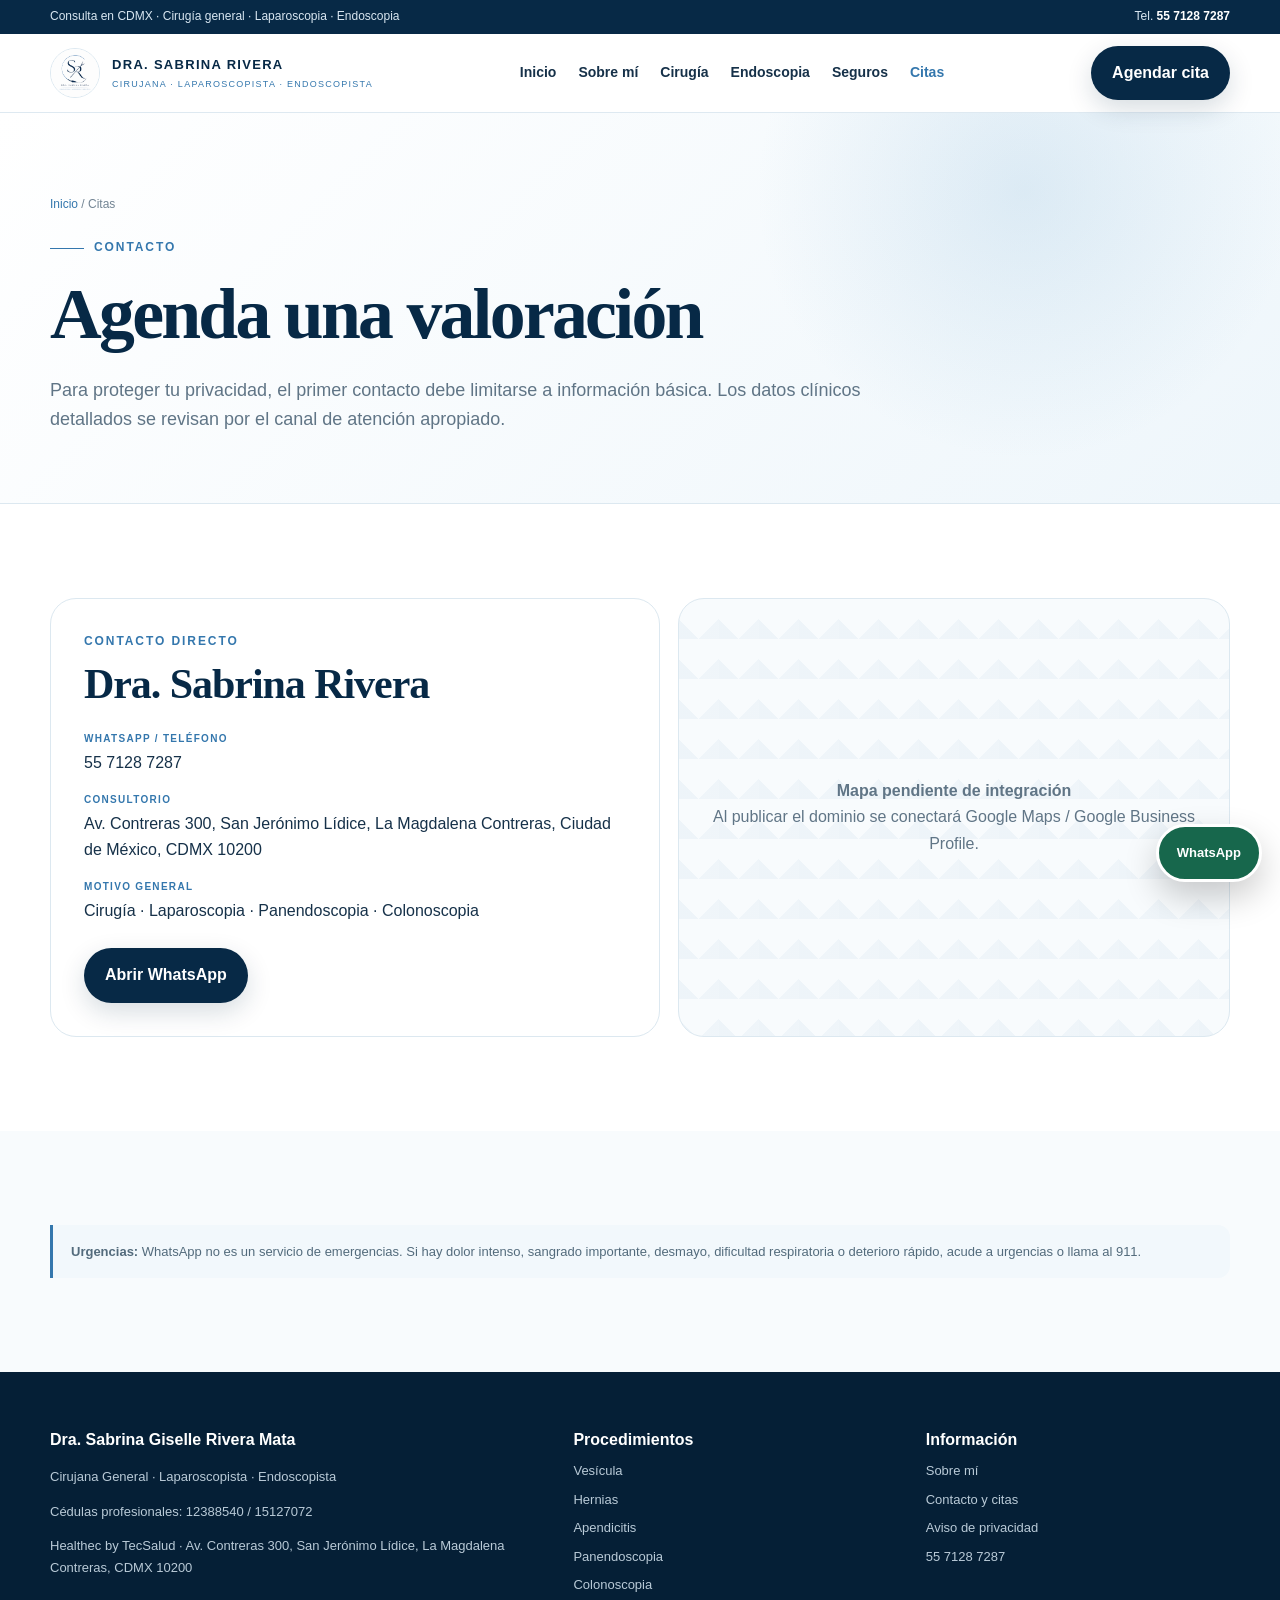
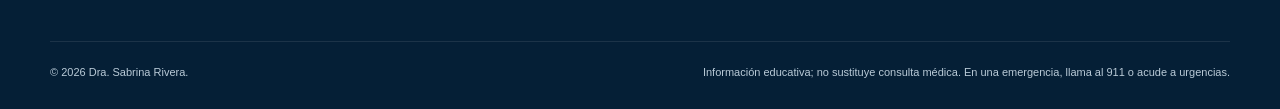
<file: contacto.html>
<!doctype html><html lang="es-MX"><head>
<meta charset="utf-8">
<meta name="viewport" content="width=device-width,initial-scale=1">
<title>Contacto y citas | Dra. Sabrina Rivera</title>
<meta name="description" content="Agenda una valoración con la Dra. Sabrina Rivera en Healthec by TecSalud, San Jerónimo Lídice, CDMX.">
<meta name="robots" content="index,follow,max-image-preview:large">
<meta name="theme-color" content="#072946">
<meta property="og:locale" content="es_MX">
<meta property="og:type" content="website">
<meta property="og:title" content="Contacto y citas | Dra. Sabrina Rivera">
<meta property="og:description" content="Agenda una valoración con la Dra. Sabrina Rivera en Healthec by TecSalud, San Jerónimo Lídice, CDMX.">
<link rel="stylesheet" href="styles.css">
<script type="application/ld+json">{"@context": "https://schema.org", "@type": "Physician", "name": "Dra. Sabrina Giselle Rivera Mata", "telephone": "+52 55 7128 7287", "description": "Cirujana General, Laparoscopista y Endoscopista en Ciudad de México.", "medicalSpecialty": ["Surgical", "Gastroenterologic"], "address": {"@type": "PostalAddress", "streetAddress": "Av. Contreras 300", "addressLocality": "La Magdalena Contreras", "addressRegion": "Ciudad de México", "postalCode": "10200", "addressCountry": "MX"}, "areaServed": "Ciudad de México"}</script>
</head><body>
<a class="skip" href="#contenido">Ir al contenido</a>
<div class="topbar"><div class="container">
 <span>Consulta en CDMX · Cirugía general · Laparoscopia · Endoscopia</span>
 <span>Tel. <a href="tel:+525571287287">55 7128 7287</a></span>
</div></div>
<header class="site-header"><div class="container nav">
 <a class="brand" href="index.html"><img src="logo-sabrina-rivera.png" alt="Logotipo Dra. Sabrina Rivera"><div><strong>DRA. SABRINA RIVERA</strong><small>Cirujana · Laparoscopista · Endoscopista</small></div></a>
 <button class="nav-toggle" aria-label="Abrir menú">☰</button>
 <nav class="menu"><a href="index.html">Inicio</a><a href="sobre-mi.html">Sobre mí</a><a href="cirugia.html">Cirugía</a><a href="endoscopia.html">Endoscopia</a><a href="index.html#seguros">Seguros</a><a href="contacto.html" aria-current="page">Citas</a></nav>
 <a class="btn btn-primary" data-track="header_whatsapp" href="https://wa.me/525571287287?text=Hola%20Dra.%20Sabrina%2C%20quisiera%20solicitar%20una%20cita." target="_blank" rel="noopener">Agendar cita</a>
</div></header><main id="contenido">
<section class="page-hero"><div class="container"><div class="breadcrumbs"><a href="index.html">Inicio</a> / Citas</div><div class="eyebrow">Contacto</div><h1>Agenda una valoración</h1><p>Para proteger tu privacidad, el primer contacto debe limitarse a información básica. Los datos clínicos detallados se revisan por el canal de atención apropiado.</p></div></section>
<section class="section"><div class="container location">
<div class="contact-card"><div class="kicker">Contacto directo</div><h2 style="font-size:42px">Dra. Sabrina Rivera</h2><dl><div><dt>WhatsApp / teléfono</dt><dd><a href="tel:+525571287287">55 7128 7287</a></dd></div><div><dt>Consultorio</dt><dd>Av. Contreras 300, San Jerónimo Lídice, La Magdalena Contreras, Ciudad de México, CDMX 10200</dd></div><div><dt>Motivo general</dt><dd>Cirugía · Laparoscopia · Panendoscopia · Colonoscopia</dd></div></dl>
<a class="btn btn-primary" data-track="contact_whatsapp" href="https://wa.me/525571287287?text=Hola%20Dra.%20Sabrina.%20Mi%20nombre%20es%20____.%20Quisiera%20solicitar%20una%20cita%20para%20____." target="_blank" rel="noopener">Abrir WhatsApp</a></div>
<div class="mapbox"><div><strong>Mapa pendiente de integración</strong><br>Al publicar el dominio se conectará Google Maps / Google Business Profile.</div></div>
</div></section>
<section class="section section-soft"><div class="container"><div class="notice"><strong>Urgencias:</strong> WhatsApp no es un servicio de emergencias. Si hay dolor intenso, sangrado importante, desmayo, dificultad respiratoria o deterioro rápido, acude a urgencias o llama al 911.</div></div></section>
</main>
<footer class="footer"><div class="container">
 <div class="footer-grid">
  <div><strong>Dra. Sabrina Giselle Rivera Mata</strong><p>Cirujana General · Laparoscopista · Endoscopista</p><p>Cédulas profesionales: 12388540 / 15127072</p><p>Healthec by TecSalud · Av. Contreras 300, San Jerónimo Lídice, La Magdalena Contreras, CDMX 10200</p></div>
  <div><strong>Procedimientos</strong><a href="vesicula.html">Vesícula</a><a href="hernias.html">Hernias</a><a href="apendicitis.html">Apendicitis</a><a href="panendoscopia.html">Panendoscopia</a><a href="colonoscopia.html">Colonoscopia</a></div>
  <div><strong>Información</strong><a href="sobre-mi.html">Sobre mí</a><a href="contacto.html">Contacto y citas</a><a href="aviso-privacidad.html">Aviso de privacidad</a><a href="tel:+525571287287">55 7128 7287</a></div>
 </div>
 <div class="footer-bottom"><span>© 2026 Dra. Sabrina Rivera.</span><span>Información educativa; no sustituye consulta médica. En una emergencia, llama al 911 o acude a urgencias.</span></div>
</div></footer>
<a class="whatsapp-fab" data-track="floating_whatsapp" href="https://wa.me/525571287287?text=Hola%20Dra.%20Sabrina%2C%20quisiera%20informaci%C3%B3n%20para%20una%20cita." target="_blank" rel="noopener">WhatsApp</a>
<script src="script.js"></script></body></html>
</file>
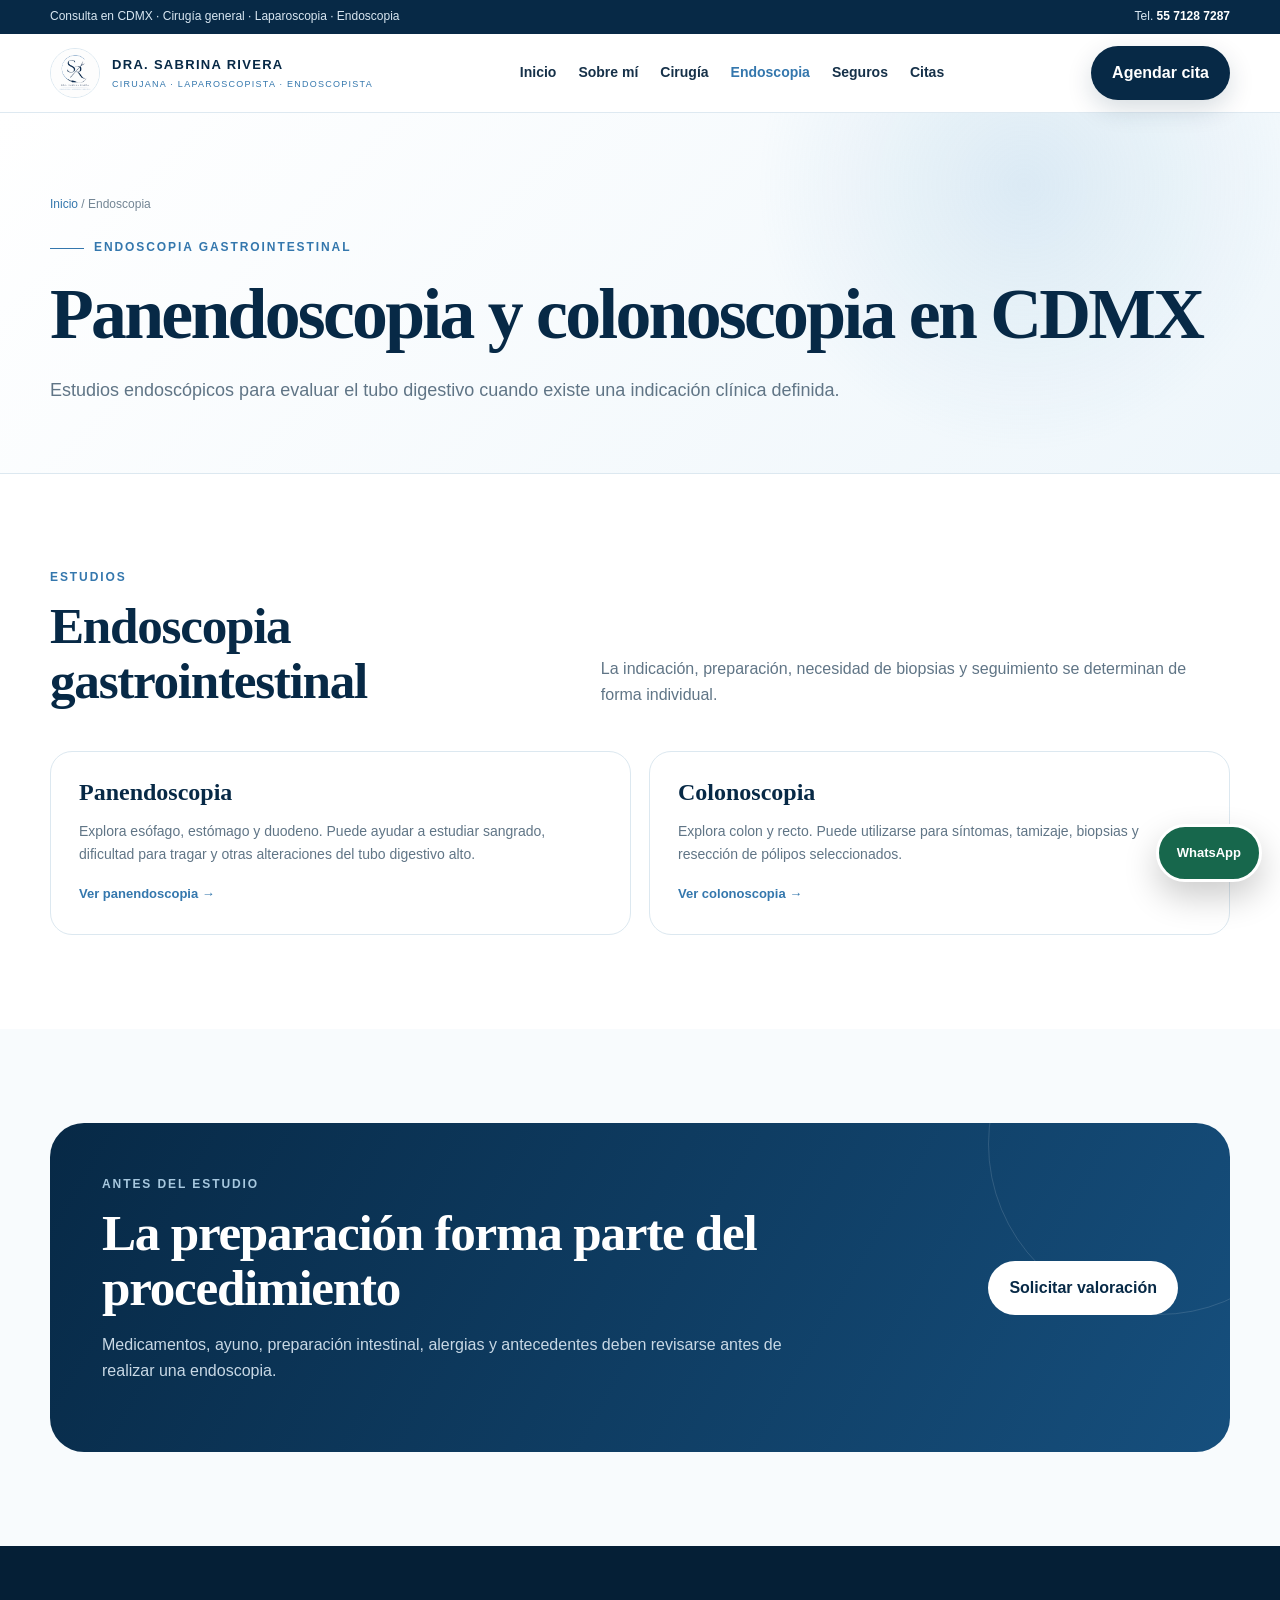
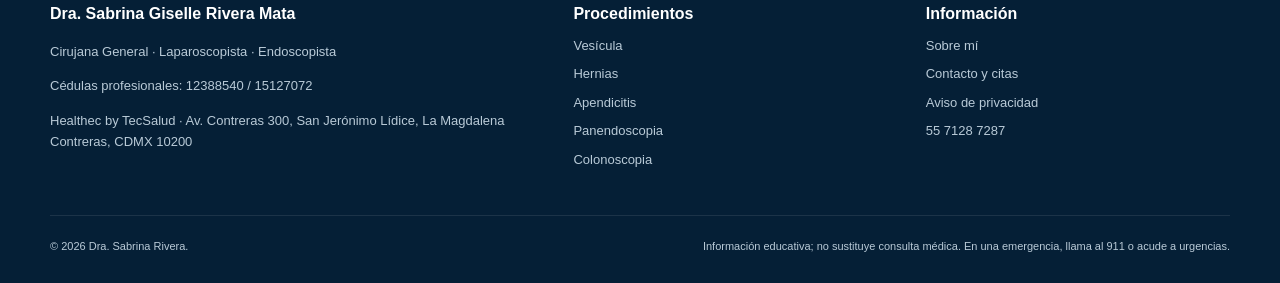
<file: endoscopia.html>
<!doctype html><html lang="es-MX"><head>
<meta charset="utf-8">
<meta name="viewport" content="width=device-width,initial-scale=1">
<title>Endoscopia gastrointestinal en CDMX | Dra. Sabrina Rivera</title>
<meta name="description" content="Panendoscopia y colonoscopia en CDMX con valoración previa e indicación individual.">
<meta name="robots" content="index,follow,max-image-preview:large">
<meta name="theme-color" content="#072946">
<meta property="og:locale" content="es_MX">
<meta property="og:type" content="website">
<meta property="og:title" content="Endoscopia gastrointestinal en CDMX | Dra. Sabrina Rivera">
<meta property="og:description" content="Panendoscopia y colonoscopia en CDMX con valoración previa e indicación individual.">
<link rel="stylesheet" href="styles.css">
<script type="application/ld+json">{"@context": "https://schema.org", "@type": "Physician", "name": "Dra. Sabrina Giselle Rivera Mata", "telephone": "+52 55 7128 7287", "description": "Cirujana General, Laparoscopista y Endoscopista en Ciudad de México.", "medicalSpecialty": ["Surgical", "Gastroenterologic"], "address": {"@type": "PostalAddress", "streetAddress": "Av. Contreras 300", "addressLocality": "La Magdalena Contreras", "addressRegion": "Ciudad de México", "postalCode": "10200", "addressCountry": "MX"}, "areaServed": "Ciudad de México"}</script>
</head><body>
<a class="skip" href="#contenido">Ir al contenido</a>
<div class="topbar"><div class="container">
 <span>Consulta en CDMX · Cirugía general · Laparoscopia · Endoscopia</span>
 <span>Tel. <a href="tel:+525571287287">55 7128 7287</a></span>
</div></div>
<header class="site-header"><div class="container nav">
 <a class="brand" href="index.html"><img src="logo-sabrina-rivera.png" alt="Logotipo Dra. Sabrina Rivera"><div><strong>DRA. SABRINA RIVERA</strong><small>Cirujana · Laparoscopista · Endoscopista</small></div></a>
 <button class="nav-toggle" aria-label="Abrir menú">☰</button>
 <nav class="menu"><a href="index.html">Inicio</a><a href="sobre-mi.html">Sobre mí</a><a href="cirugia.html">Cirugía</a><a href="endoscopia.html" aria-current="page">Endoscopia</a><a href="index.html#seguros">Seguros</a><a href="contacto.html">Citas</a></nav>
 <a class="btn btn-primary" data-track="header_whatsapp" href="https://wa.me/525571287287?text=Hola%20Dra.%20Sabrina%2C%20quisiera%20solicitar%20una%20cita." target="_blank" rel="noopener">Agendar cita</a>
</div></header><main id="contenido">
<section class="page-hero"><div class="container"><div class="breadcrumbs"><a href="index.html">Inicio</a> / Endoscopia</div><div class="eyebrow">Endoscopia gastrointestinal</div><h1>Panendoscopia y colonoscopia en CDMX</h1><p>Estudios endoscópicos para evaluar el tubo digestivo cuando existe una indicación clínica definida.</p></div></section>
<section class="section"><div class="container"><div class="section-head"><div><div class="kicker">Estudios</div><h2>Endoscopia gastrointestinal</h2></div><p>La indicación, preparación, necesidad de biopsias y seguimiento se determinan de forma individual.</p></div>
<div class="split-cards"><div class="feature"><h3>Panendoscopia</h3><p>Explora esófago, estómago y duodeno. Puede ayudar a estudiar sangrado, dificultad para tragar y otras alteraciones del tubo digestivo alto.</p><a class="card-link" href="panendoscopia.html">Ver panendoscopia →</a></div><div class="feature"><h3>Colonoscopia</h3><p>Explora colon y recto. Puede utilizarse para síntomas, tamizaje, biopsias y resección de pólipos seleccionados.</p><a class="card-link" href="colonoscopia.html">Ver colonoscopia →</a></div></div>
</div></section>
<section class="section section-soft"><div class="container cta"><div><div class="kicker" style="color:#a7c8df">Antes del estudio</div><h2>La preparación forma parte del procedimiento</h2><p>Medicamentos, ayuno, preparación intestinal, alergias y antecedentes deben revisarse antes de realizar una endoscopia.</p></div><a class="btn btn-light" href="contacto.html">Solicitar valoración</a></div></section>
</main>
<footer class="footer"><div class="container">
 <div class="footer-grid">
  <div><strong>Dra. Sabrina Giselle Rivera Mata</strong><p>Cirujana General · Laparoscopista · Endoscopista</p><p>Cédulas profesionales: 12388540 / 15127072</p><p>Healthec by TecSalud · Av. Contreras 300, San Jerónimo Lídice, La Magdalena Contreras, CDMX 10200</p></div>
  <div><strong>Procedimientos</strong><a href="vesicula.html">Vesícula</a><a href="hernias.html">Hernias</a><a href="apendicitis.html">Apendicitis</a><a href="panendoscopia.html">Panendoscopia</a><a href="colonoscopia.html">Colonoscopia</a></div>
  <div><strong>Información</strong><a href="sobre-mi.html">Sobre mí</a><a href="contacto.html">Contacto y citas</a><a href="aviso-privacidad.html">Aviso de privacidad</a><a href="tel:+525571287287">55 7128 7287</a></div>
 </div>
 <div class="footer-bottom"><span>© 2026 Dra. Sabrina Rivera.</span><span>Información educativa; no sustituye consulta médica. En una emergencia, llama al 911 o acude a urgencias.</span></div>
</div></footer>
<a class="whatsapp-fab" data-track="floating_whatsapp" href="https://wa.me/525571287287?text=Hola%20Dra.%20Sabrina%2C%20quisiera%20informaci%C3%B3n%20para%20una%20cita." target="_blank" rel="noopener">WhatsApp</a>
<script src="script.js"></script></body></html>
</file>
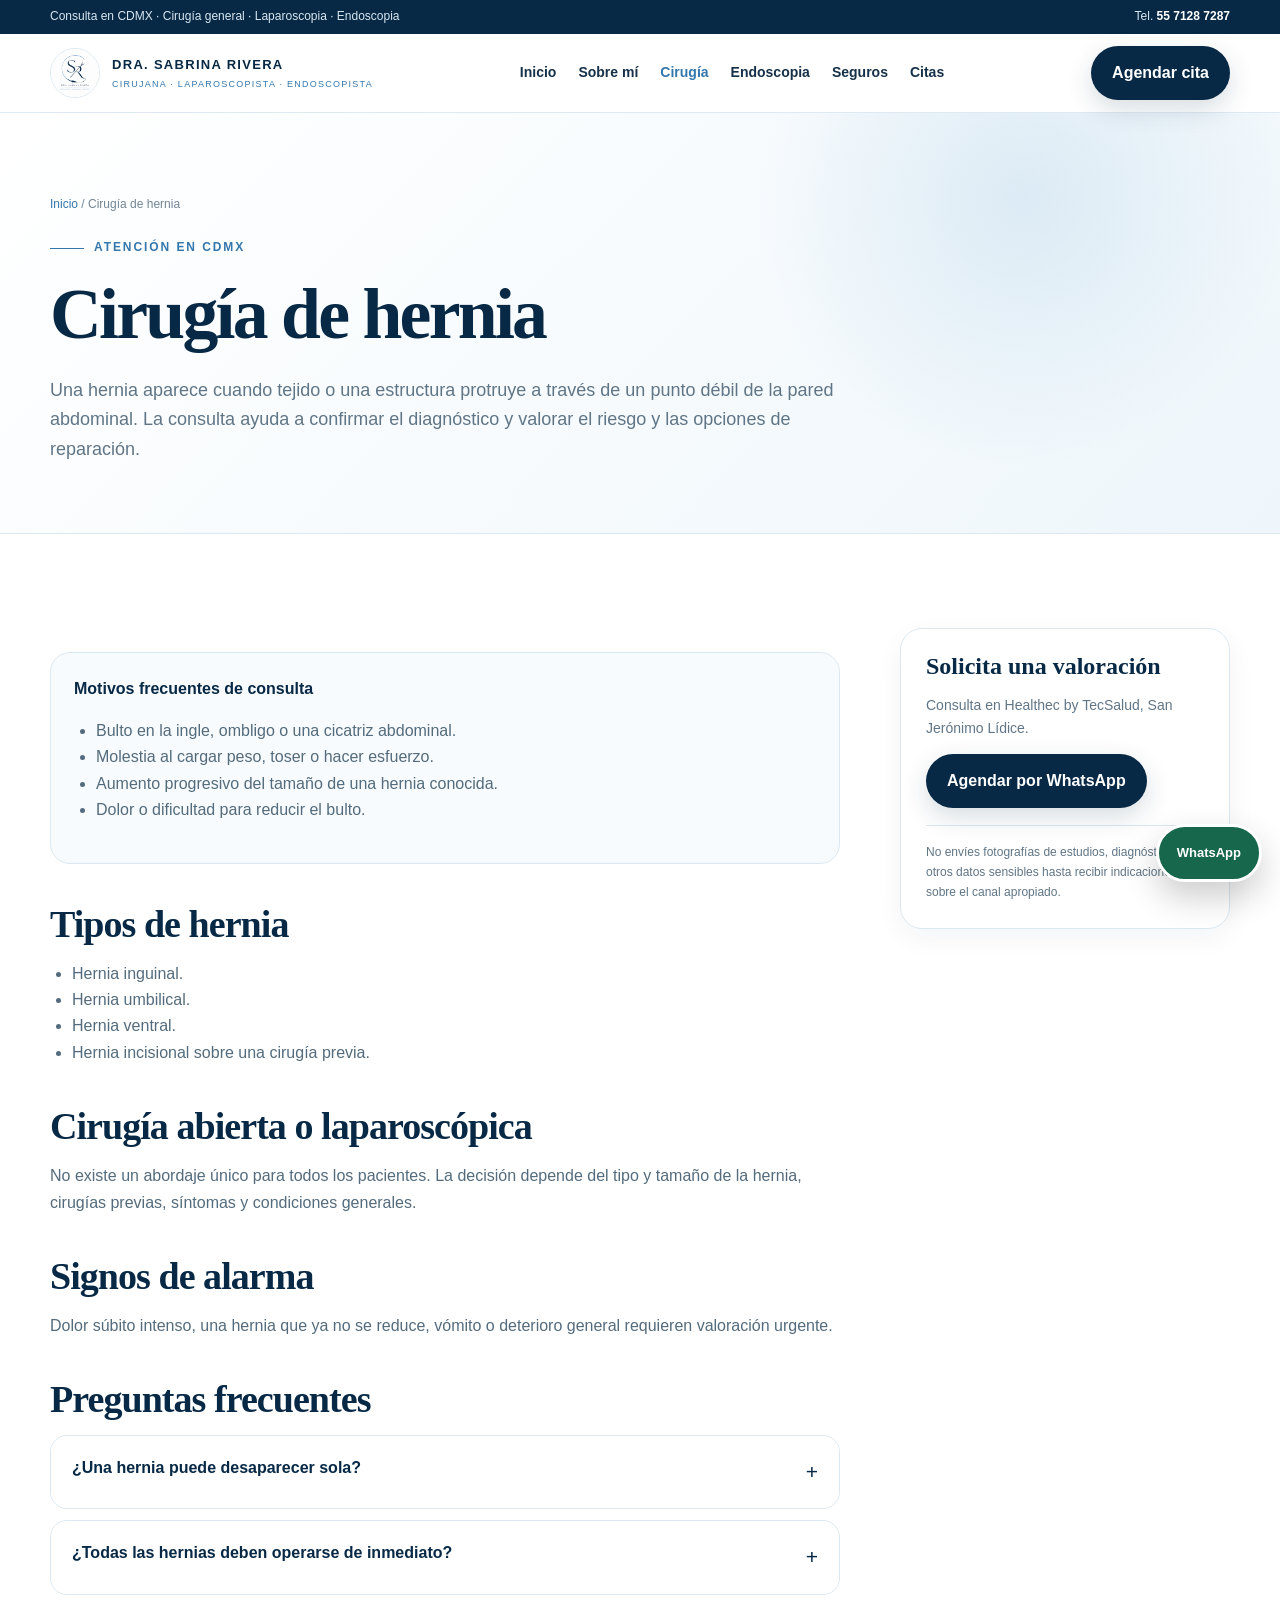
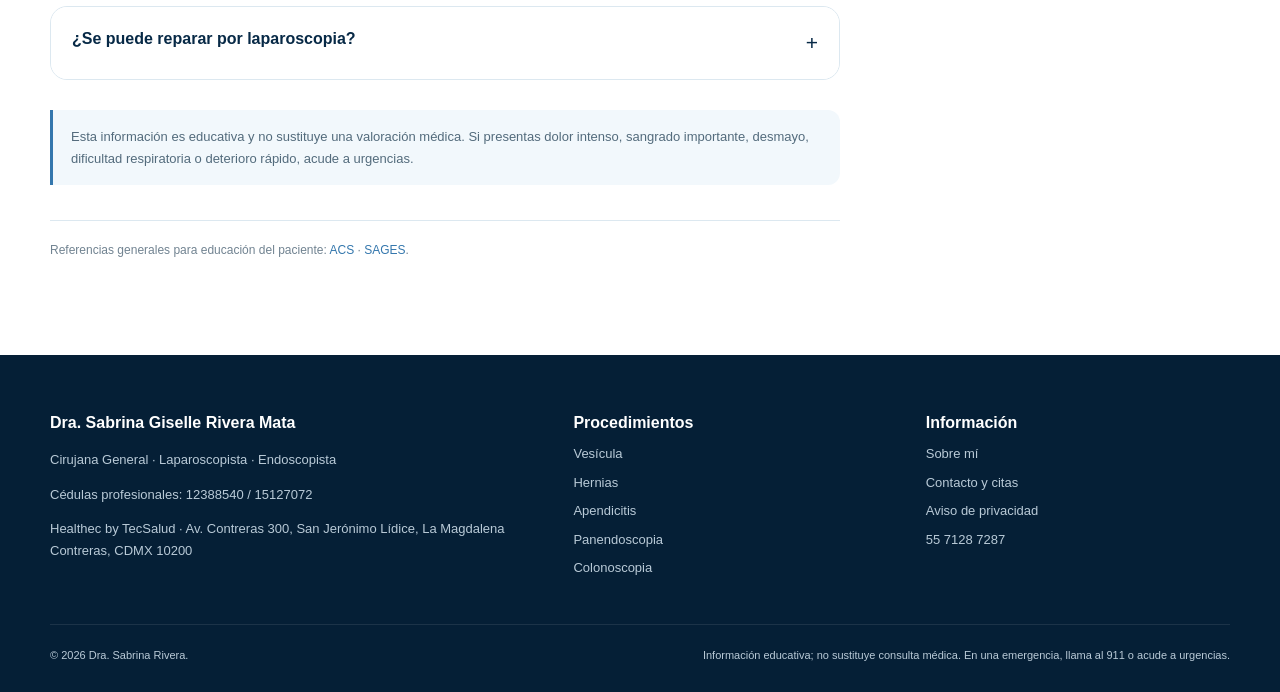
<file: hernias.html>
<!doctype html><html lang="es-MX"><head>
<meta charset="utf-8">
<meta name="viewport" content="width=device-width,initial-scale=1">
<title>Cirugía de hernia inguinal y umbilical en CDMX | Dra. Sabrina Rivera</title>
<meta name="description" content="Valoración de hernia inguinal, umbilical, ventral e incisional y opciones de reparación en CDMX.">
<meta name="robots" content="index,follow,max-image-preview:large">
<meta name="theme-color" content="#072946">
<meta property="og:locale" content="es_MX">
<meta property="og:type" content="website">
<meta property="og:title" content="Cirugía de hernia inguinal y umbilical en CDMX | Dra. Sabrina Rivera">
<meta property="og:description" content="Valoración de hernia inguinal, umbilical, ventral e incisional y opciones de reparación en CDMX.">
<link rel="stylesheet" href="styles.css">
<script type="application/ld+json">{"@context": "https://schema.org", "@type": "Physician", "name": "Dra. Sabrina Giselle Rivera Mata", "telephone": "+52 55 7128 7287", "description": "Cirujana General, Laparoscopista y Endoscopista en Ciudad de México.", "medicalSpecialty": ["Surgical", "Gastroenterologic"], "address": {"@type": "PostalAddress", "streetAddress": "Av. Contreras 300", "addressLocality": "La Magdalena Contreras", "addressRegion": "Ciudad de México", "postalCode": "10200", "addressCountry": "MX"}, "areaServed": "Ciudad de México"}</script>
<script type="application/ld+json">{"@context": "https://schema.org", "@type": "FAQPage", "mainEntity": [{"@type": "Question", "name": "¿Una hernia puede desaparecer sola?", "acceptedAnswer": {"@type": "Answer", "text": "En adultos, una hernia de pared abdominal generalmente no se cierra por sí sola; el manejo depende de síntomas y riesgo."}}, {"@type": "Question", "name": "¿Todas las hernias deben operarse de inmediato?", "acceptedAnswer": {"@type": "Answer", "text": "No. Algunas requieren cirugía programada y otras pueden vigilarse. La urgencia depende de síntomas y hallazgos."}}, {"@type": "Question", "name": "¿Se puede reparar por laparoscopia?", "acceptedAnswer": {"@type": "Answer", "text": "Algunas hernias pueden tratarse mediante laparoscopia; la elección depende del tipo, tamaño, cirugías previas y otras variables."}}]}</script>
</head><body>
<a class="skip" href="#contenido">Ir al contenido</a>
<div class="topbar"><div class="container">
 <span>Consulta en CDMX · Cirugía general · Laparoscopia · Endoscopia</span>
 <span>Tel. <a href="tel:+525571287287">55 7128 7287</a></span>
</div></div>
<header class="site-header"><div class="container nav">
 <a class="brand" href="index.html"><img src="logo-sabrina-rivera.png" alt="Logotipo Dra. Sabrina Rivera"><div><strong>DRA. SABRINA RIVERA</strong><small>Cirujana · Laparoscopista · Endoscopista</small></div></a>
 <button class="nav-toggle" aria-label="Abrir menú">☰</button>
 <nav class="menu"><a href="index.html">Inicio</a><a href="sobre-mi.html">Sobre mí</a><a href="cirugia.html" aria-current="page">Cirugía</a><a href="endoscopia.html">Endoscopia</a><a href="index.html#seguros">Seguros</a><a href="contacto.html">Citas</a></nav>
 <a class="btn btn-primary" data-track="header_whatsapp" href="https://wa.me/525571287287?text=Hola%20Dra.%20Sabrina%2C%20quisiera%20solicitar%20una%20cita." target="_blank" rel="noopener">Agendar cita</a>
</div></header><main id="contenido">
<section class="page-hero"><div class="container"><div class="breadcrumbs"><a href="index.html">Inicio</a> / Cirugía de hernia</div><div class="eyebrow">Atención en CDMX</div><h1>Cirugía de hernia</h1><p>Una hernia aparece cuando tejido o una estructura protruye a través de un punto débil de la pared abdominal. La consulta ayuda a confirmar el diagnóstico y valorar el riesgo y las opciones de reparación.</p></div></section>
<section class="section"><div class="container content-wrap">
 <article class="prose">
  <div class="leadbox"><strong>Motivos frecuentes de consulta</strong><ul><li>Bulto en la ingle, ombligo o una cicatriz abdominal.</li><li>Molestia al cargar peso, toser o hacer esfuerzo.</li><li>Aumento progresivo del tamaño de una hernia conocida.</li><li>Dolor o dificultad para reducir el bulto.</li></ul></div>
  <h2>Tipos de hernia</h2><ul><li>Hernia inguinal.</li><li>Hernia umbilical.</li><li>Hernia ventral.</li><li>Hernia incisional sobre una cirugía previa.</li></ul><h2>Cirugía abierta o laparoscópica</h2><p>No existe un abordaje único para todos los pacientes. La decisión depende del tipo y tamaño de la hernia, cirugías previas, síntomas y condiciones generales.</p><h2>Signos de alarma</h2><p>Dolor súbito intenso, una hernia que ya no se reduce, vómito o deterioro general requieren valoración urgente.</p>
  <h2>Preguntas frecuentes</h2><div class="faqs"><div class="faq"><button><span>¿Una hernia puede desaparecer sola?</span><span>+</span></button><div class="answer">En adultos, una hernia de pared abdominal generalmente no se cierra por sí sola; el manejo depende de síntomas y riesgo.</div></div><div class="faq"><button><span>¿Todas las hernias deben operarse de inmediato?</span><span>+</span></button><div class="answer">No. Algunas requieren cirugía programada y otras pueden vigilarse. La urgencia depende de síntomas y hallazgos.</div></div><div class="faq"><button><span>¿Se puede reparar por laparoscopia?</span><span>+</span></button><div class="answer">Algunas hernias pueden tratarse mediante laparoscopia; la elección depende del tipo, tamaño, cirugías previas y otras variables.</div></div></div>
  <div class="notice" style="margin-top:30px">Esta información es educativa y no sustituye una valoración médica. Si presentas dolor intenso, sangrado importante, desmayo, dificultad respiratoria o deterioro rápido, acude a urgencias.</div>
  <div class="sourcebox">Referencias generales para educación del paciente: <a href="https://www.facs.org/for-patients/" target="_blank" rel="noopener">ACS</a> · <a href="https://www.sages.org/" target="_blank" rel="noopener">SAGES</a>.</div>
 </article>
 <aside class="aside"><h3>Solicita una valoración</h3><p>Consulta en Healthec by TecSalud, San Jerónimo Lídice.</p><a class="btn btn-primary" data-track="procedure_whatsapp" href="https://wa.me/525571287287?text=Hola%20Dra.%20Sabrina%2C%20quisiera%20solicitar%20una%20valoraci%C3%B3n%20relacionada%20con%20Cirug%C3%ADa%20de%20hernia." target="_blank" rel="noopener">Agendar por WhatsApp</a><div class="mini">No envíes fotografías de estudios, diagnósticos ni otros datos sensibles hasta recibir indicaciones sobre el canal apropiado.</div></aside>
</div></section></main>
<footer class="footer"><div class="container">
 <div class="footer-grid">
  <div><strong>Dra. Sabrina Giselle Rivera Mata</strong><p>Cirujana General · Laparoscopista · Endoscopista</p><p>Cédulas profesionales: 12388540 / 15127072</p><p>Healthec by TecSalud · Av. Contreras 300, San Jerónimo Lídice, La Magdalena Contreras, CDMX 10200</p></div>
  <div><strong>Procedimientos</strong><a href="vesicula.html">Vesícula</a><a href="hernias.html">Hernias</a><a href="apendicitis.html">Apendicitis</a><a href="panendoscopia.html">Panendoscopia</a><a href="colonoscopia.html">Colonoscopia</a></div>
  <div><strong>Información</strong><a href="sobre-mi.html">Sobre mí</a><a href="contacto.html">Contacto y citas</a><a href="aviso-privacidad.html">Aviso de privacidad</a><a href="tel:+525571287287">55 7128 7287</a></div>
 </div>
 <div class="footer-bottom"><span>© 2026 Dra. Sabrina Rivera.</span><span>Información educativa; no sustituye consulta médica. En una emergencia, llama al 911 o acude a urgencias.</span></div>
</div></footer>
<a class="whatsapp-fab" data-track="floating_whatsapp" href="https://wa.me/525571287287?text=Hola%20Dra.%20Sabrina%2C%20quisiera%20informaci%C3%B3n%20para%20una%20cita." target="_blank" rel="noopener">WhatsApp</a>
<script src="script.js"></script></body></html>
</file>
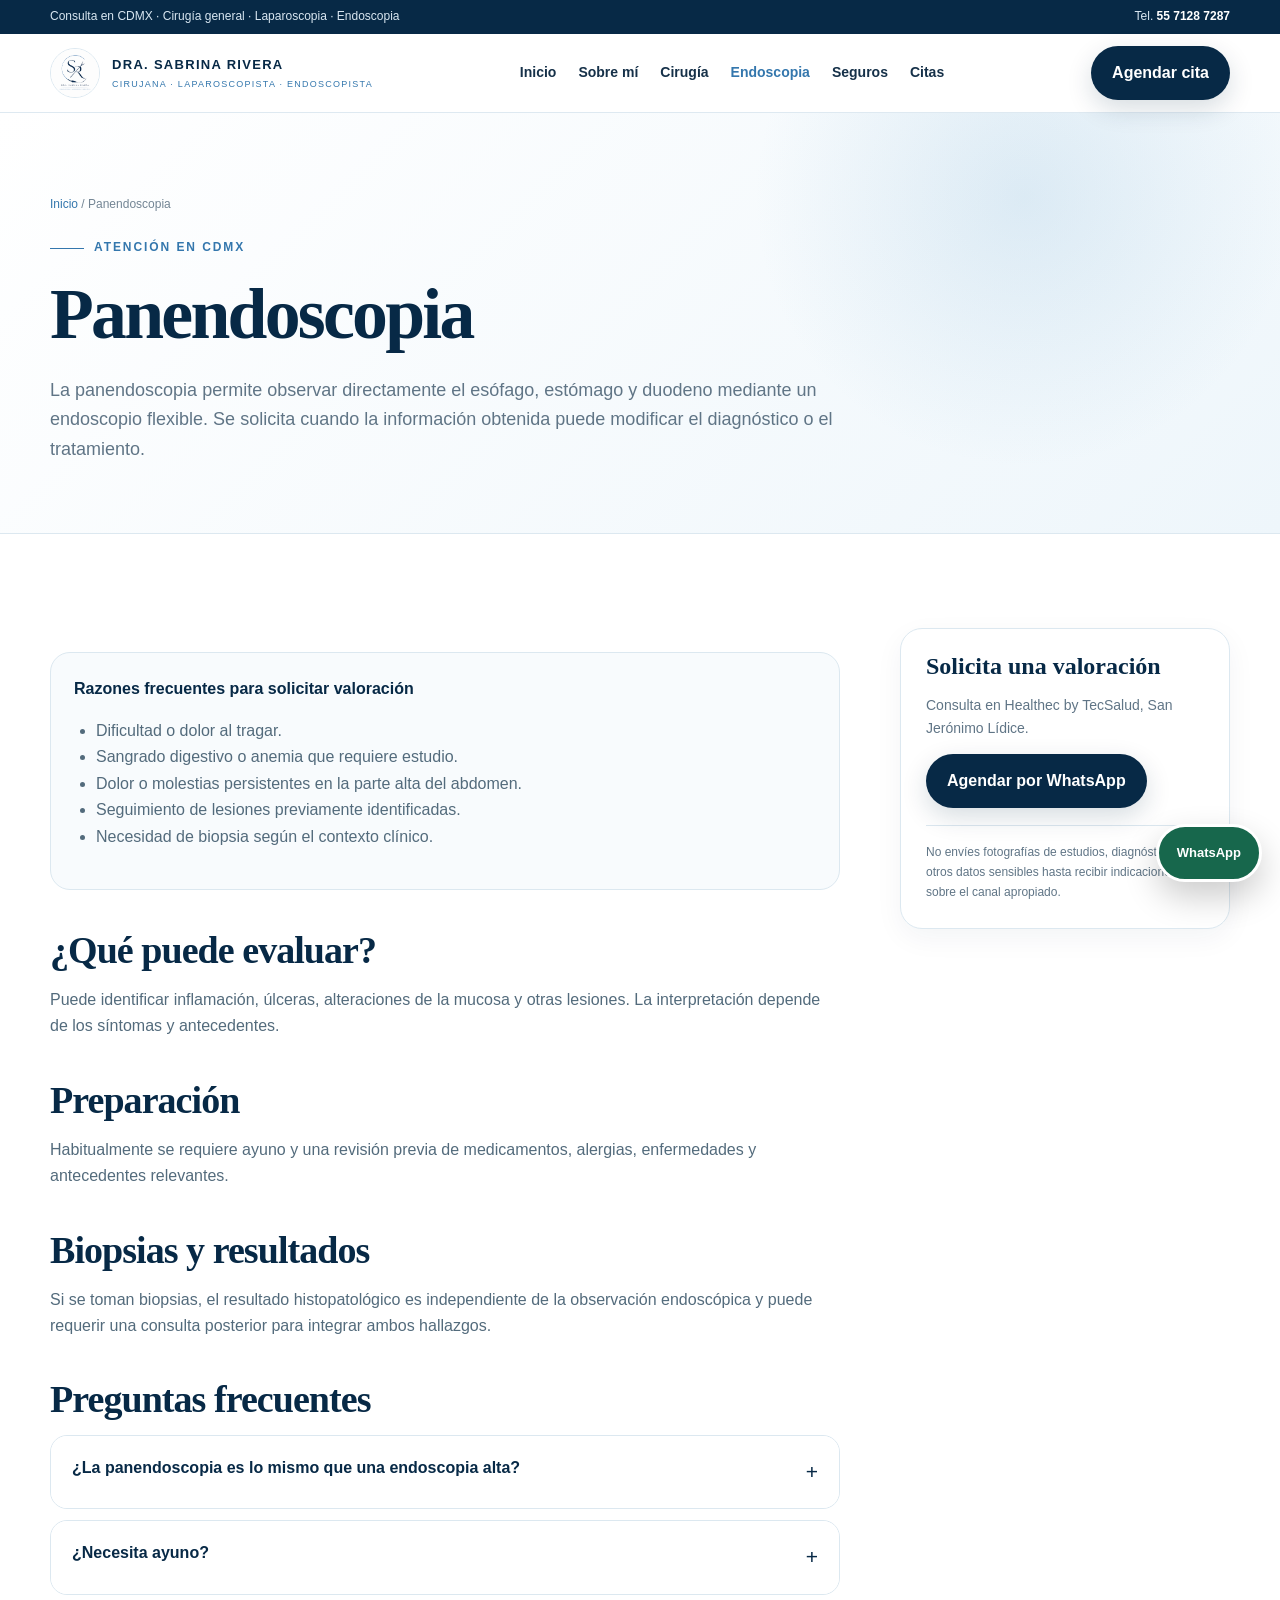
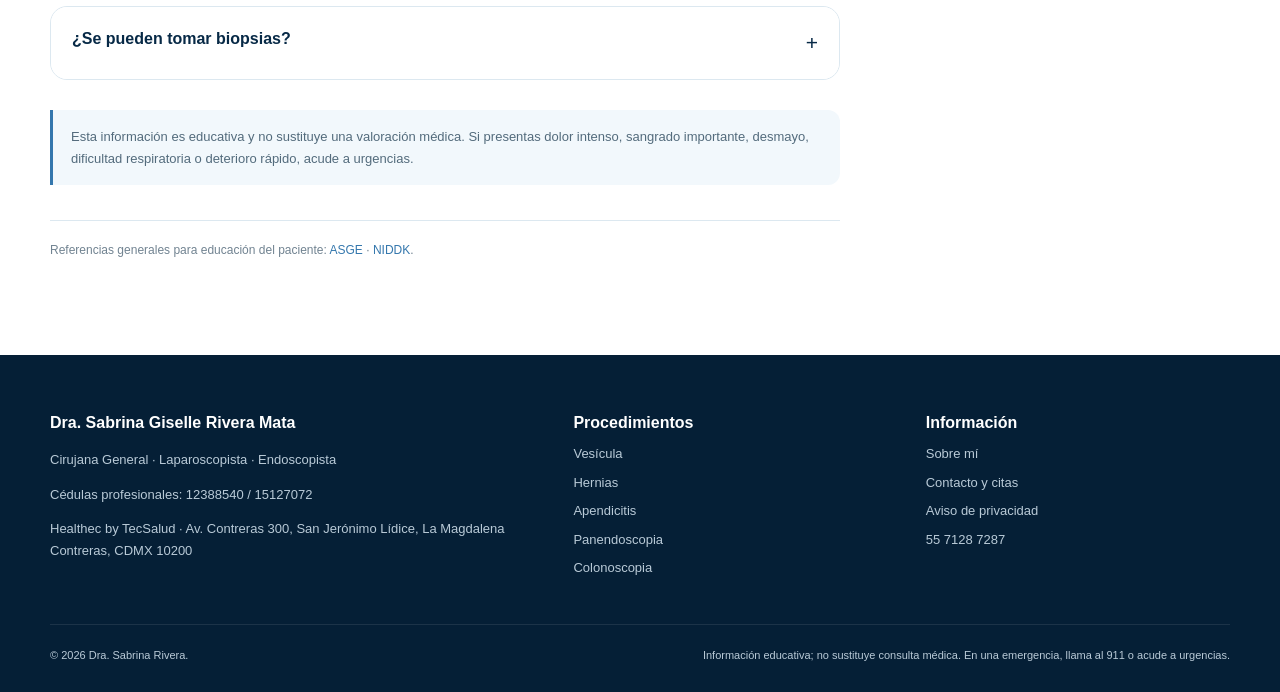
<file: panendoscopia.html>
<!doctype html><html lang="es-MX"><head>
<meta charset="utf-8">
<meta name="viewport" content="width=device-width,initial-scale=1">
<title>Panendoscopia y endoscopia alta en CDMX | Dra. Sabrina Rivera</title>
<meta name="description" content="Panendoscopia o endoscopia digestiva alta en CDMX para valoración de esófago, estómago y duodeno.">
<meta name="robots" content="index,follow,max-image-preview:large">
<meta name="theme-color" content="#072946">
<meta property="og:locale" content="es_MX">
<meta property="og:type" content="website">
<meta property="og:title" content="Panendoscopia y endoscopia alta en CDMX | Dra. Sabrina Rivera">
<meta property="og:description" content="Panendoscopia o endoscopia digestiva alta en CDMX para valoración de esófago, estómago y duodeno.">
<link rel="stylesheet" href="styles.css">
<script type="application/ld+json">{"@context": "https://schema.org", "@type": "Physician", "name": "Dra. Sabrina Giselle Rivera Mata", "telephone": "+52 55 7128 7287", "description": "Cirujana General, Laparoscopista y Endoscopista en Ciudad de México.", "medicalSpecialty": ["Surgical", "Gastroenterologic"], "address": {"@type": "PostalAddress", "streetAddress": "Av. Contreras 300", "addressLocality": "La Magdalena Contreras", "addressRegion": "Ciudad de México", "postalCode": "10200", "addressCountry": "MX"}, "areaServed": "Ciudad de México"}</script>
<script type="application/ld+json">{"@context": "https://schema.org", "@type": "FAQPage", "mainEntity": [{"@type": "Question", "name": "¿La panendoscopia es lo mismo que una endoscopia alta?", "acceptedAnswer": {"@type": "Answer", "text": "En la práctica, ambos términos suelen referirse al examen endoscópico del esófago, estómago y duodeno."}}, {"@type": "Question", "name": "¿Necesita ayuno?", "acceptedAnswer": {"@type": "Answer", "text": "Habitualmente sí. Las instrucciones exactas se proporcionan antes del estudio y dependen de las condiciones del paciente."}}, {"@type": "Question", "name": "¿Se pueden tomar biopsias?", "acceptedAnswer": {"@type": "Answer", "text": "Sí, cuando existe una indicación clínica o un hallazgo que requiere estudio histológico."}}]}</script>
</head><body>
<a class="skip" href="#contenido">Ir al contenido</a>
<div class="topbar"><div class="container">
 <span>Consulta en CDMX · Cirugía general · Laparoscopia · Endoscopia</span>
 <span>Tel. <a href="tel:+525571287287">55 7128 7287</a></span>
</div></div>
<header class="site-header"><div class="container nav">
 <a class="brand" href="index.html"><img src="logo-sabrina-rivera.png" alt="Logotipo Dra. Sabrina Rivera"><div><strong>DRA. SABRINA RIVERA</strong><small>Cirujana · Laparoscopista · Endoscopista</small></div></a>
 <button class="nav-toggle" aria-label="Abrir menú">☰</button>
 <nav class="menu"><a href="index.html">Inicio</a><a href="sobre-mi.html">Sobre mí</a><a href="cirugia.html">Cirugía</a><a href="endoscopia.html" aria-current="page">Endoscopia</a><a href="index.html#seguros">Seguros</a><a href="contacto.html">Citas</a></nav>
 <a class="btn btn-primary" data-track="header_whatsapp" href="https://wa.me/525571287287?text=Hola%20Dra.%20Sabrina%2C%20quisiera%20solicitar%20una%20cita." target="_blank" rel="noopener">Agendar cita</a>
</div></header><main id="contenido">
<section class="page-hero"><div class="container"><div class="breadcrumbs"><a href="index.html">Inicio</a> / Panendoscopia</div><div class="eyebrow">Atención en CDMX</div><h1>Panendoscopia</h1><p>La panendoscopia permite observar directamente el esófago, estómago y duodeno mediante un endoscopio flexible. Se solicita cuando la información obtenida puede modificar el diagnóstico o el tratamiento.</p></div></section>
<section class="section"><div class="container content-wrap">
 <article class="prose">
  <div class="leadbox"><strong>Razones frecuentes para solicitar valoración</strong><ul><li>Dificultad o dolor al tragar.</li><li>Sangrado digestivo o anemia que requiere estudio.</li><li>Dolor o molestias persistentes en la parte alta del abdomen.</li><li>Seguimiento de lesiones previamente identificadas.</li><li>Necesidad de biopsia según el contexto clínico.</li></ul></div>
  <h2>¿Qué puede evaluar?</h2><p>Puede identificar inflamación, úlceras, alteraciones de la mucosa y otras lesiones. La interpretación depende de los síntomas y antecedentes.</p><h2>Preparación</h2><p>Habitualmente se requiere ayuno y una revisión previa de medicamentos, alergias, enfermedades y antecedentes relevantes.</p><h2>Biopsias y resultados</h2><p>Si se toman biopsias, el resultado histopatológico es independiente de la observación endoscópica y puede requerir una consulta posterior para integrar ambos hallazgos.</p>
  <h2>Preguntas frecuentes</h2><div class="faqs"><div class="faq"><button><span>¿La panendoscopia es lo mismo que una endoscopia alta?</span><span>+</span></button><div class="answer">En la práctica, ambos términos suelen referirse al examen endoscópico del esófago, estómago y duodeno.</div></div><div class="faq"><button><span>¿Necesita ayuno?</span><span>+</span></button><div class="answer">Habitualmente sí. Las instrucciones exactas se proporcionan antes del estudio y dependen de las condiciones del paciente.</div></div><div class="faq"><button><span>¿Se pueden tomar biopsias?</span><span>+</span></button><div class="answer">Sí, cuando existe una indicación clínica o un hallazgo que requiere estudio histológico.</div></div></div>
  <div class="notice" style="margin-top:30px">Esta información es educativa y no sustituye una valoración médica. Si presentas dolor intenso, sangrado importante, desmayo, dificultad respiratoria o deterioro rápido, acude a urgencias.</div>
  <div class="sourcebox">Referencias generales para educación del paciente: <a href="https://www.asge.org/home/for-patients" target="_blank" rel="noopener">ASGE</a> · <a href="https://www.niddk.nih.gov/health-information" target="_blank" rel="noopener">NIDDK</a>.</div>
 </article>
 <aside class="aside"><h3>Solicita una valoración</h3><p>Consulta en Healthec by TecSalud, San Jerónimo Lídice.</p><a class="btn btn-primary" data-track="procedure_whatsapp" href="https://wa.me/525571287287?text=Hola%20Dra.%20Sabrina%2C%20quisiera%20solicitar%20una%20valoraci%C3%B3n%20relacionada%20con%20Panendoscopia." target="_blank" rel="noopener">Agendar por WhatsApp</a><div class="mini">No envíes fotografías de estudios, diagnósticos ni otros datos sensibles hasta recibir indicaciones sobre el canal apropiado.</div></aside>
</div></section></main>
<footer class="footer"><div class="container">
 <div class="footer-grid">
  <div><strong>Dra. Sabrina Giselle Rivera Mata</strong><p>Cirujana General · Laparoscopista · Endoscopista</p><p>Cédulas profesionales: 12388540 / 15127072</p><p>Healthec by TecSalud · Av. Contreras 300, San Jerónimo Lídice, La Magdalena Contreras, CDMX 10200</p></div>
  <div><strong>Procedimientos</strong><a href="vesicula.html">Vesícula</a><a href="hernias.html">Hernias</a><a href="apendicitis.html">Apendicitis</a><a href="panendoscopia.html">Panendoscopia</a><a href="colonoscopia.html">Colonoscopia</a></div>
  <div><strong>Información</strong><a href="sobre-mi.html">Sobre mí</a><a href="contacto.html">Contacto y citas</a><a href="aviso-privacidad.html">Aviso de privacidad</a><a href="tel:+525571287287">55 7128 7287</a></div>
 </div>
 <div class="footer-bottom"><span>© 2026 Dra. Sabrina Rivera.</span><span>Información educativa; no sustituye consulta médica. En una emergencia, llama al 911 o acude a urgencias.</span></div>
</div></footer>
<a class="whatsapp-fab" data-track="floating_whatsapp" href="https://wa.me/525571287287?text=Hola%20Dra.%20Sabrina%2C%20quisiera%20informaci%C3%B3n%20para%20una%20cita." target="_blank" rel="noopener">WhatsApp</a>
<script src="script.js"></script></body></html>
</file>
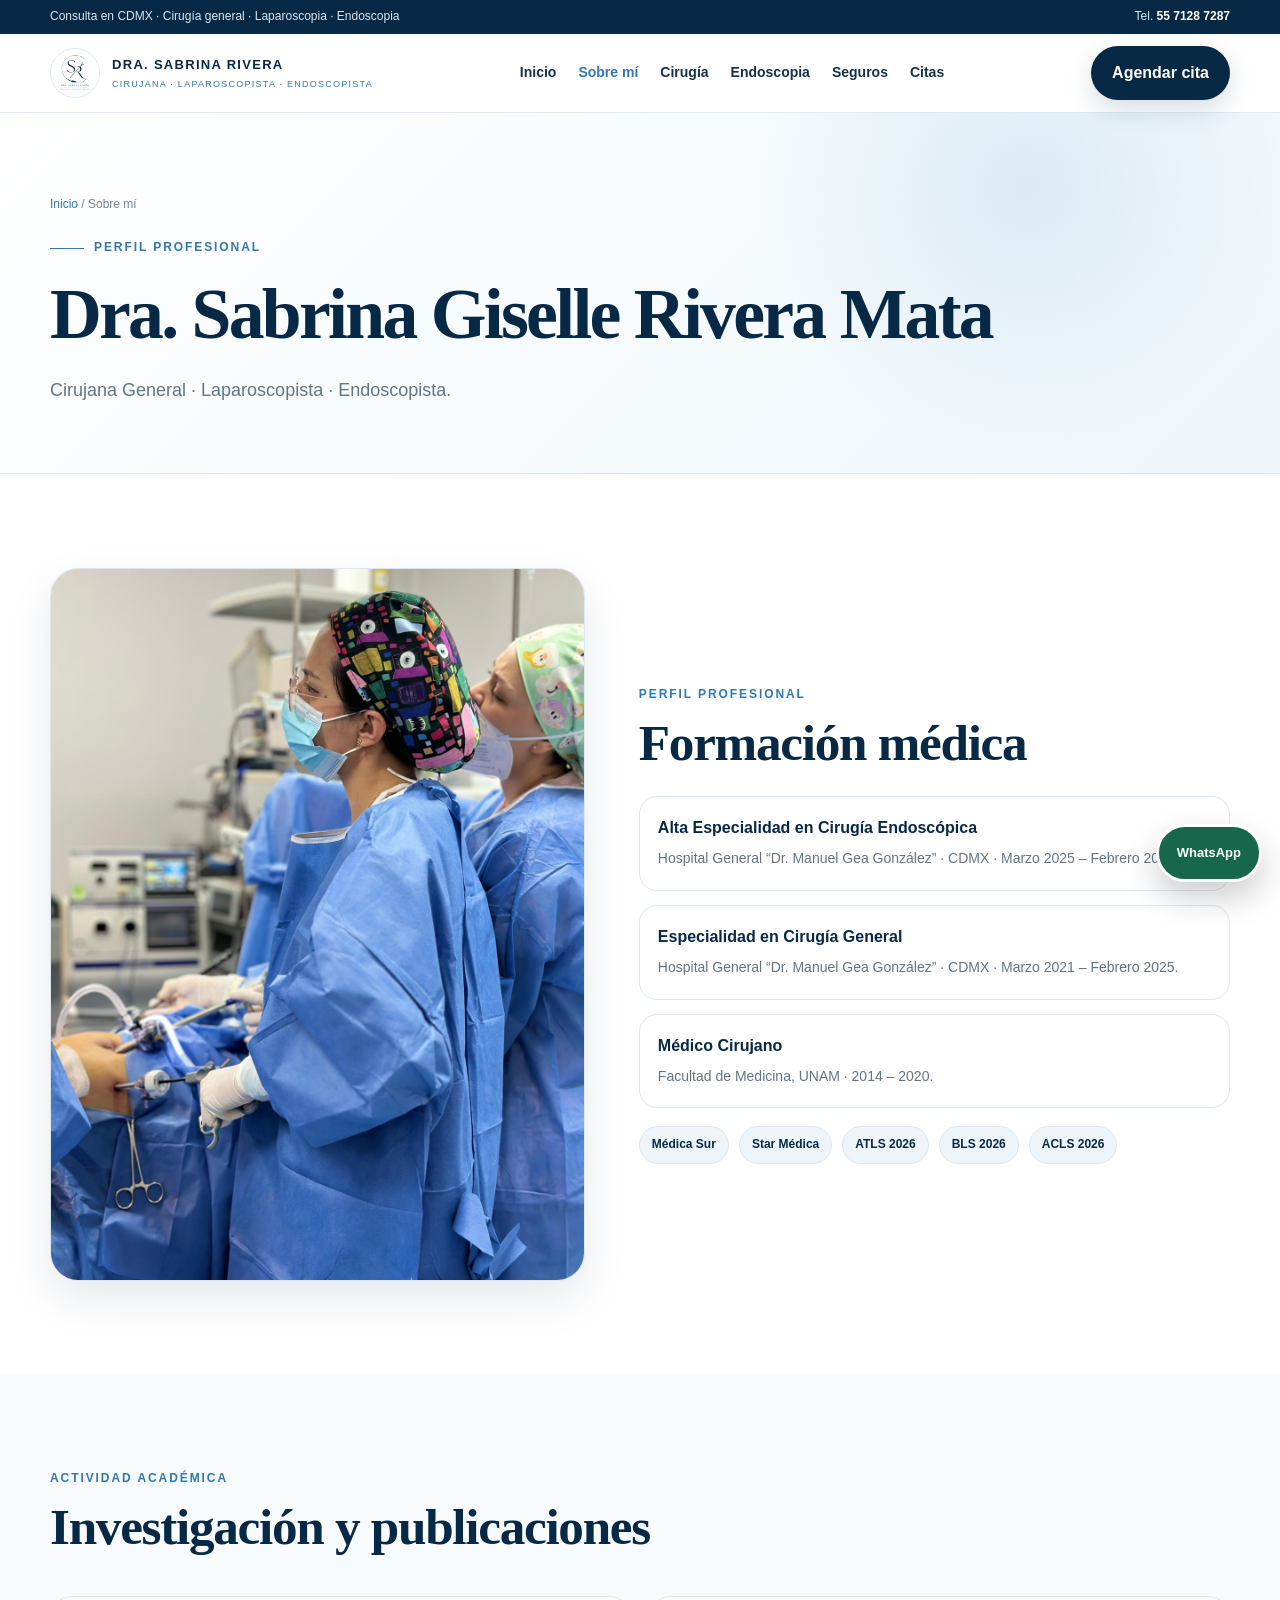
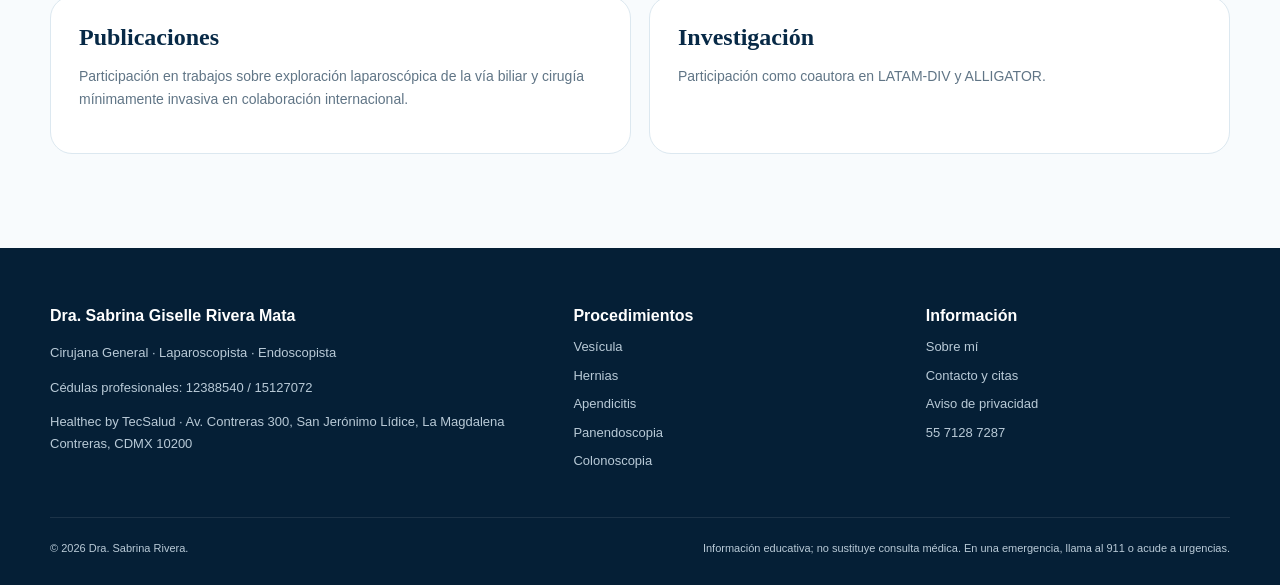
<file: sobre-mi.html>
<!doctype html><html lang="es-MX"><head>
<meta charset="utf-8">
<meta name="viewport" content="width=device-width,initial-scale=1">
<title>Dra. Sabrina Rivera | Perfil profesional</title>
<meta name="description" content="Perfil de la Dra. Sabrina Giselle Rivera Mata, cirujana general, laparoscopista y endoscopista en CDMX.">
<meta name="robots" content="index,follow,max-image-preview:large">
<meta name="theme-color" content="#072946">
<meta property="og:locale" content="es_MX">
<meta property="og:type" content="website">
<meta property="og:title" content="Dra. Sabrina Rivera | Perfil profesional">
<meta property="og:description" content="Perfil de la Dra. Sabrina Giselle Rivera Mata, cirujana general, laparoscopista y endoscopista en CDMX.">
<link rel="stylesheet" href="styles.css">
<script type="application/ld+json">{"@context": "https://schema.org", "@type": "Physician", "name": "Dra. Sabrina Giselle Rivera Mata", "telephone": "+52 55 7128 7287", "description": "Cirujana General, Laparoscopista y Endoscopista en Ciudad de México.", "medicalSpecialty": ["Surgical", "Gastroenterologic"], "address": {"@type": "PostalAddress", "streetAddress": "Av. Contreras 300", "addressLocality": "La Magdalena Contreras", "addressRegion": "Ciudad de México", "postalCode": "10200", "addressCountry": "MX"}, "areaServed": "Ciudad de México"}</script>
</head><body>
<a class="skip" href="#contenido">Ir al contenido</a>
<div class="topbar"><div class="container">
 <span>Consulta en CDMX · Cirugía general · Laparoscopia · Endoscopia</span>
 <span>Tel. <a href="tel:+525571287287">55 7128 7287</a></span>
</div></div>
<header class="site-header"><div class="container nav">
 <a class="brand" href="index.html"><img src="logo-sabrina-rivera.png" alt="Logotipo Dra. Sabrina Rivera"><div><strong>DRA. SABRINA RIVERA</strong><small>Cirujana · Laparoscopista · Endoscopista</small></div></a>
 <button class="nav-toggle" aria-label="Abrir menú">☰</button>
 <nav class="menu"><a href="index.html">Inicio</a><a href="sobre-mi.html" aria-current="page">Sobre mí</a><a href="cirugia.html">Cirugía</a><a href="endoscopia.html">Endoscopia</a><a href="index.html#seguros">Seguros</a><a href="contacto.html">Citas</a></nav>
 <a class="btn btn-primary" data-track="header_whatsapp" href="https://wa.me/525571287287?text=Hola%20Dra.%20Sabrina%2C%20quisiera%20solicitar%20una%20cita." target="_blank" rel="noopener">Agendar cita</a>
</div></header><main id="contenido">
<section class="page-hero"><div class="container"><div class="breadcrumbs"><a href="index.html">Inicio</a> / Sobre mí</div><div class="eyebrow">Perfil profesional</div><h1>Dra. Sabrina Giselle Rivera Mata</h1><p>Cirujana General · Laparoscopista · Endoscopista.</p></div></section>
<section class="section"><div class="container v3-profile-grid">
      <div class="v3-photo"><img src="foto-sabrina-hero.jpg" alt="Dra. Sabrina Rivera en quirófano"></div>
      <div>
        <div class="kicker">Perfil profesional</div>
        <h2>Formación médica</h2>
        <div class="v3-timeline">
          <div><strong>Alta Especialidad en Cirugía Endoscópica</strong><span>Hospital General “Dr. Manuel Gea González” · CDMX · Marzo 2025 – Febrero 2026.</span></div>
          <div><strong>Especialidad en Cirugía General</strong><span>Hospital General “Dr. Manuel Gea González” · CDMX · Marzo 2021 – Febrero 2025.</span></div>
          <div><strong>Médico Cirujano</strong><span>Facultad de Medicina, UNAM · 2014 – 2020.</span></div>
        </div>
        <div class="v3-badges">
          <span class="v3-badge">Médica Sur</span>
          <span class="v3-badge">Star Médica</span>
          <span class="v3-badge">ATLS 2026</span>
          <span class="v3-badge">BLS 2026</span>
          <span class="v3-badge">ACLS 2026</span>
        </div>
      </div>
    </div></section>

    <section class="section section-soft"><div class="container">
      <div class="section-head"><div><div class="kicker">Actividad académica</div><h2>Investigación y publicaciones</h2></div></div>
      <div class="split-cards">
        <div class="feature"><h3>Publicaciones</h3><p>Participación en trabajos sobre exploración laparoscópica de la vía biliar y cirugía mínimamente invasiva en colaboración internacional.</p></div>
        <div class="feature"><h3>Investigación</h3><p>Participación como coautora en LATAM-DIV y ALLIGATOR.</p></div>
      </div>
    </div></section>
</main>
<footer class="footer"><div class="container">
 <div class="footer-grid">
  <div><strong>Dra. Sabrina Giselle Rivera Mata</strong><p>Cirujana General · Laparoscopista · Endoscopista</p><p>Cédulas profesionales: 12388540 / 15127072</p><p>Healthec by TecSalud · Av. Contreras 300, San Jerónimo Lídice, La Magdalena Contreras, CDMX 10200</p></div>
  <div><strong>Procedimientos</strong><a href="vesicula.html">Vesícula</a><a href="hernias.html">Hernias</a><a href="apendicitis.html">Apendicitis</a><a href="panendoscopia.html">Panendoscopia</a><a href="colonoscopia.html">Colonoscopia</a></div>
  <div><strong>Información</strong><a href="sobre-mi.html">Sobre mí</a><a href="contacto.html">Contacto y citas</a><a href="aviso-privacidad.html">Aviso de privacidad</a><a href="tel:+525571287287">55 7128 7287</a></div>
 </div>
 <div class="footer-bottom"><span>© 2026 Dra. Sabrina Rivera.</span><span>Información educativa; no sustituye consulta médica. En una emergencia, llama al 911 o acude a urgencias.</span></div>
</div></footer>
<a class="whatsapp-fab" data-track="floating_whatsapp" href="https://wa.me/525571287287?text=Hola%20Dra.%20Sabrina%2C%20quisiera%20informaci%C3%B3n%20para%20una%20cita." target="_blank" rel="noopener">WhatsApp</a>
<script src="script.js"></script></body></html>
</file>
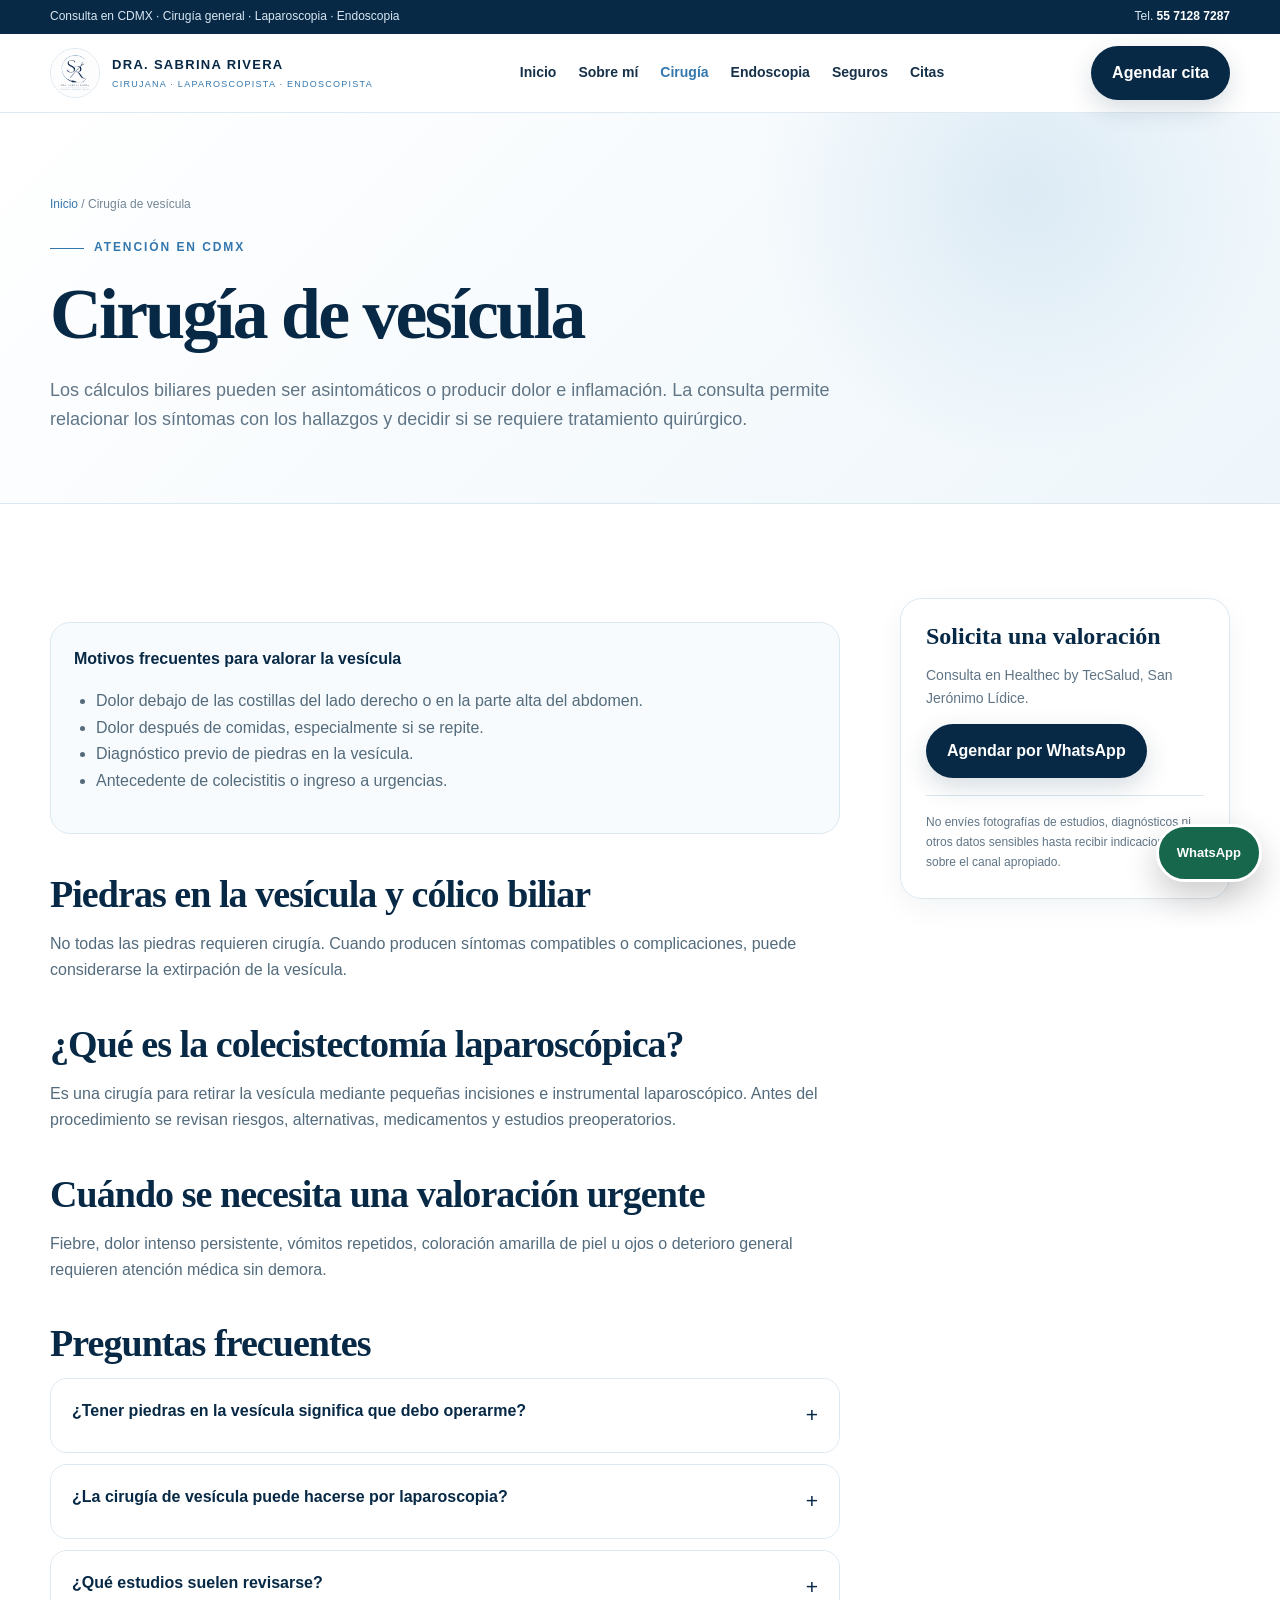
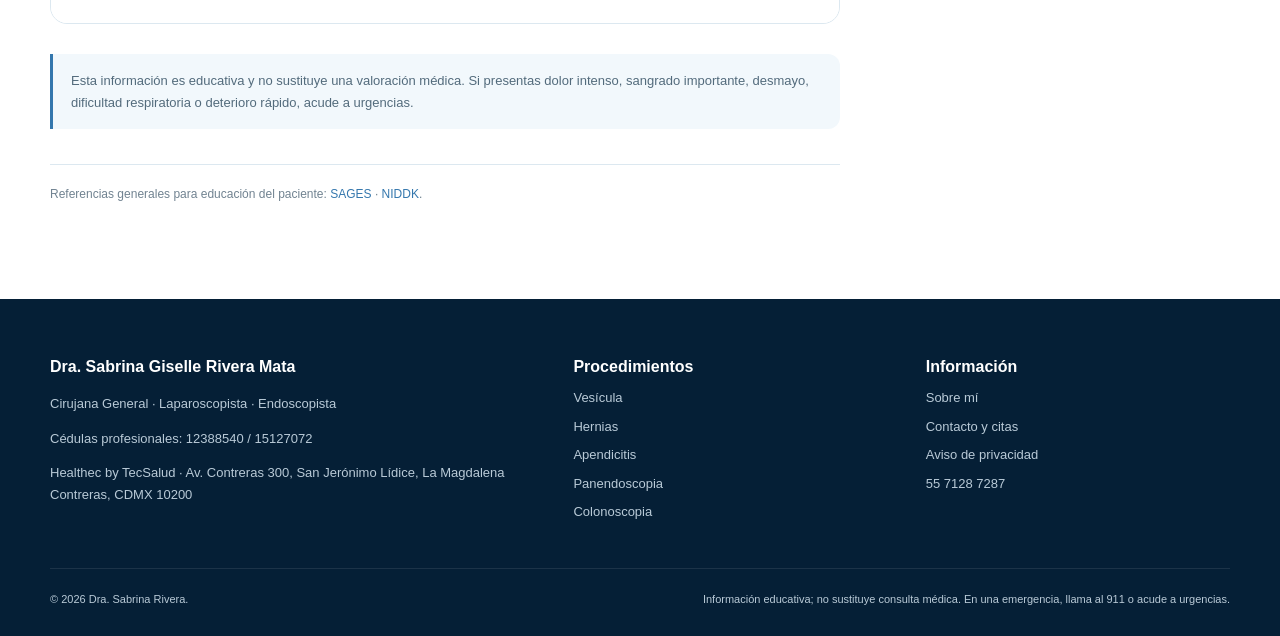
<file: vesicula.html>
<!doctype html><html lang="es-MX"><head>
<meta charset="utf-8">
<meta name="viewport" content="width=device-width,initial-scale=1">
<title>Cirugía de vesícula en CDMX | Colecistectomía laparoscópica | Dra. Sabrina Rivera</title>
<meta name="description" content="Valoración de piedras en la vesícula, cólico biliar, colecistitis y colecistectomía laparoscópica en CDMX.">
<meta name="robots" content="index,follow,max-image-preview:large">
<meta name="theme-color" content="#072946">
<meta property="og:locale" content="es_MX">
<meta property="og:type" content="website">
<meta property="og:title" content="Cirugía de vesícula en CDMX | Colecistectomía laparoscópica | Dra. Sabrina Rivera">
<meta property="og:description" content="Valoración de piedras en la vesícula, cólico biliar, colecistitis y colecistectomía laparoscópica en CDMX.">
<link rel="stylesheet" href="styles.css">
<script type="application/ld+json">{"@context": "https://schema.org", "@type": "Physician", "name": "Dra. Sabrina Giselle Rivera Mata", "telephone": "+52 55 7128 7287", "description": "Cirujana General, Laparoscopista y Endoscopista en Ciudad de México.", "medicalSpecialty": ["Surgical", "Gastroenterologic"], "address": {"@type": "PostalAddress", "streetAddress": "Av. Contreras 300", "addressLocality": "La Magdalena Contreras", "addressRegion": "Ciudad de México", "postalCode": "10200", "addressCountry": "MX"}, "areaServed": "Ciudad de México"}</script>
<script type="application/ld+json">{"@context": "https://schema.org", "@type": "FAQPage", "mainEntity": [{"@type": "Question", "name": "¿Tener piedras en la vesícula significa que debo operarme?", "acceptedAnswer": {"@type": "Answer", "text": "No siempre. La decisión depende de síntomas, complicaciones, hallazgos y condiciones individuales."}}, {"@type": "Question", "name": "¿La cirugía de vesícula puede hacerse por laparoscopia?", "acceptedAnswer": {"@type": "Answer", "text": "En muchos pacientes puede utilizarse un abordaje laparoscópico, pero el abordaje definitivo depende de la valoración quirúrgica."}}, {"@type": "Question", "name": "¿Qué estudios suelen revisarse?", "acceptedAnswer": {"@type": "Answer", "text": "Con frecuencia se revisa ultrasonido y estudios de laboratorio, aunque lo necesario varía según el caso."}}]}</script>
</head><body>
<a class="skip" href="#contenido">Ir al contenido</a>
<div class="topbar"><div class="container">
 <span>Consulta en CDMX · Cirugía general · Laparoscopia · Endoscopia</span>
 <span>Tel. <a href="tel:+525571287287">55 7128 7287</a></span>
</div></div>
<header class="site-header"><div class="container nav">
 <a class="brand" href="index.html"><img src="logo-sabrina-rivera.png" alt="Logotipo Dra. Sabrina Rivera"><div><strong>DRA. SABRINA RIVERA</strong><small>Cirujana · Laparoscopista · Endoscopista</small></div></a>
 <button class="nav-toggle" aria-label="Abrir menú">☰</button>
 <nav class="menu"><a href="index.html">Inicio</a><a href="sobre-mi.html">Sobre mí</a><a href="cirugia.html" aria-current="page">Cirugía</a><a href="endoscopia.html">Endoscopia</a><a href="index.html#seguros">Seguros</a><a href="contacto.html">Citas</a></nav>
 <a class="btn btn-primary" data-track="header_whatsapp" href="https://wa.me/525571287287?text=Hola%20Dra.%20Sabrina%2C%20quisiera%20solicitar%20una%20cita." target="_blank" rel="noopener">Agendar cita</a>
</div></header><main id="contenido">
<section class="page-hero"><div class="container"><div class="breadcrumbs"><a href="index.html">Inicio</a> / Cirugía de vesícula</div><div class="eyebrow">Atención en CDMX</div><h1>Cirugía de vesícula</h1><p>Los cálculos biliares pueden ser asintomáticos o producir dolor e inflamación. La consulta permite relacionar los síntomas con los hallazgos y decidir si se requiere tratamiento quirúrgico.</p></div></section>
<section class="section"><div class="container content-wrap">
 <article class="prose">
  <div class="leadbox"><strong>Motivos frecuentes para valorar la vesícula</strong><ul><li>Dolor debajo de las costillas del lado derecho o en la parte alta del abdomen.</li><li>Dolor después de comidas, especialmente si se repite.</li><li>Diagnóstico previo de piedras en la vesícula.</li><li>Antecedente de colecistitis o ingreso a urgencias.</li></ul></div>
  <h2>Piedras en la vesícula y cólico biliar</h2><p>No todas las piedras requieren cirugía. Cuando producen síntomas compatibles o complicaciones, puede considerarse la extirpación de la vesícula.</p><h2>¿Qué es la colecistectomía laparoscópica?</h2><p>Es una cirugía para retirar la vesícula mediante pequeñas incisiones e instrumental laparoscópico. Antes del procedimiento se revisan riesgos, alternativas, medicamentos y estudios preoperatorios.</p><h2>Cuándo se necesita una valoración urgente</h2><p>Fiebre, dolor intenso persistente, vómitos repetidos, coloración amarilla de piel u ojos o deterioro general requieren atención médica sin demora.</p>
  <h2>Preguntas frecuentes</h2><div class="faqs"><div class="faq"><button><span>¿Tener piedras en la vesícula significa que debo operarme?</span><span>+</span></button><div class="answer">No siempre. La decisión depende de síntomas, complicaciones, hallazgos y condiciones individuales.</div></div><div class="faq"><button><span>¿La cirugía de vesícula puede hacerse por laparoscopia?</span><span>+</span></button><div class="answer">En muchos pacientes puede utilizarse un abordaje laparoscópico, pero el abordaje definitivo depende de la valoración quirúrgica.</div></div><div class="faq"><button><span>¿Qué estudios suelen revisarse?</span><span>+</span></button><div class="answer">Con frecuencia se revisa ultrasonido y estudios de laboratorio, aunque lo necesario varía según el caso.</div></div></div>
  <div class="notice" style="margin-top:30px">Esta información es educativa y no sustituye una valoración médica. Si presentas dolor intenso, sangrado importante, desmayo, dificultad respiratoria o deterioro rápido, acude a urgencias.</div>
  <div class="sourcebox">Referencias generales para educación del paciente: <a href="https://www.sages.org/" target="_blank" rel="noopener">SAGES</a> · <a href="https://www.niddk.nih.gov/health-information" target="_blank" rel="noopener">NIDDK</a>.</div>
 </article>
 <aside class="aside"><h3>Solicita una valoración</h3><p>Consulta en Healthec by TecSalud, San Jerónimo Lídice.</p><a class="btn btn-primary" data-track="procedure_whatsapp" href="https://wa.me/525571287287?text=Hola%20Dra.%20Sabrina%2C%20quisiera%20solicitar%20una%20valoraci%C3%B3n%20relacionada%20con%20Cirug%C3%ADa%20de%20ves%C3%ADcula." target="_blank" rel="noopener">Agendar por WhatsApp</a><div class="mini">No envíes fotografías de estudios, diagnósticos ni otros datos sensibles hasta recibir indicaciones sobre el canal apropiado.</div></aside>
</div></section></main>
<footer class="footer"><div class="container">
 <div class="footer-grid">
  <div><strong>Dra. Sabrina Giselle Rivera Mata</strong><p>Cirujana General · Laparoscopista · Endoscopista</p><p>Cédulas profesionales: 12388540 / 15127072</p><p>Healthec by TecSalud · Av. Contreras 300, San Jerónimo Lídice, La Magdalena Contreras, CDMX 10200</p></div>
  <div><strong>Procedimientos</strong><a href="vesicula.html">Vesícula</a><a href="hernias.html">Hernias</a><a href="apendicitis.html">Apendicitis</a><a href="panendoscopia.html">Panendoscopia</a><a href="colonoscopia.html">Colonoscopia</a></div>
  <div><strong>Información</strong><a href="sobre-mi.html">Sobre mí</a><a href="contacto.html">Contacto y citas</a><a href="aviso-privacidad.html">Aviso de privacidad</a><a href="tel:+525571287287">55 7128 7287</a></div>
 </div>
 <div class="footer-bottom"><span>© 2026 Dra. Sabrina Rivera.</span><span>Información educativa; no sustituye consulta médica. En una emergencia, llama al 911 o acude a urgencias.</span></div>
</div></footer>
<a class="whatsapp-fab" data-track="floating_whatsapp" href="https://wa.me/525571287287?text=Hola%20Dra.%20Sabrina%2C%20quisiera%20informaci%C3%B3n%20para%20una%20cita." target="_blank" rel="noopener">WhatsApp</a>
<script src="script.js"></script></body></html>
</file>
<file: styles.css>
:root{
  --navy:#072946;
  --navy2:#103f69;
  --blue:#3477ad;
  --sky:#85b6d8;
  --pale:#eef6fb;
  --pale2:#f8fbfd;
  --ink:#163149;
  --muted:#607586;
  --line:#dce8f0;
  --white:#fff;
  --success:#17674c;
  --shadow:0 22px 60px rgba(7,41,70,.10);
  --max:1180px;
  --serif: Georgia, "Times New Roman", serif;
  --sans: Inter, ui-sans-serif, -apple-system, BlinkMacSystemFont, "Segoe UI", Arial, sans-serif;
}
*{box-sizing:border-box}
html{scroll-behavior:smooth}
body{margin:0;font-family:var(--sans);color:var(--ink);background:#fff;line-height:1.65}
img{max-width:100%;display:block}
a{text-decoration:none;color:inherit}
button,input,select,textarea{font:inherit}
.container{width:min(var(--max),calc(100% - 40px));margin-inline:auto}
.skip{position:absolute;left:-9999px}
.skip:focus{left:16px;top:16px;background:white;padding:10px 14px;z-index:100;border:1px solid var(--line)}
.topbar{background:var(--navy);color:#d8e6f1;font-size:12px}
.topbar .container{min-height:34px;display:flex;align-items:center;justify-content:space-between;gap:20px}
.topbar a{color:white;font-weight:800}
.site-header{position:sticky;top:0;z-index:70;background:rgba(255,255,255,.96);backdrop-filter:blur(14px);border-bottom:1px solid rgba(220,232,240,.92)}
.nav{height:78px;display:flex;align-items:center;justify-content:space-between;gap:22px}
.brand{display:flex;align-items:center;gap:12px}
.brand img{width:50px;height:50px;border-radius:50%;object-fit:cover;object-position:center 26%;border:1px solid var(--line)}
.brand strong{display:block;color:var(--navy);font-size:13px;letter-spacing:.10em}
.brand small{display:block;color:var(--blue);font-size:9px;text-transform:uppercase;letter-spacing:.14em;margin-top:1px}
.menu{display:flex;align-items:center;gap:22px;font-size:14px;font-weight:700}
.menu a:hover,.menu a[aria-current="page"]{color:var(--blue)}
.nav-toggle{display:none;border:0;background:none;color:var(--navy);font-size:27px;cursor:pointer}
.btn{display:inline-flex;align-items:center;justify-content:center;gap:8px;border-radius:999px;padding:13px 20px;font-weight:800;border:1px solid transparent;transition:.2s ease;cursor:pointer}
.btn-primary{background:var(--navy);color:white;box-shadow:0 9px 26px rgba(7,41,70,.16)}
.btn-primary:hover{background:#0b365b;transform:translateY(-1px)}
.btn-secondary{background:white;border-color:#9abbd2;color:var(--navy)}
.btn-secondary:hover{background:var(--pale2)}
.btn-light{background:white;color:var(--navy)}
.kicker{color:var(--blue);font-size:12px;font-weight:900;text-transform:uppercase;letter-spacing:.16em;margin-bottom:10px}
.eyebrow{display:inline-flex;align-items:center;gap:10px;color:var(--blue);font-size:12px;font-weight:900;text-transform:uppercase;letter-spacing:.16em;margin-bottom:18px}
.eyebrow:before{content:"";width:34px;height:1px;background:var(--blue)}
h1,h2,h3{font-family:var(--serif);color:var(--navy);line-height:1.08;margin:0}
h1{font-size:clamp(45px,5.6vw,76px);letter-spacing:-.038em}
h2{font-size:clamp(34px,4vw,52px);letter-spacing:-.025em}
h3{font-size:24px}
.hero{position:relative;overflow:hidden;background:
 radial-gradient(circle at 82% 18%,rgba(133,182,216,.25),transparent 24%),
 linear-gradient(135deg,#fff 0%,#f7fbfe 55%,#edf6fb 100%);border-bottom:1px solid var(--line)}
.hero:after{content:"";position:absolute;width:500px;height:500px;border-radius:50%;border:1px solid rgba(52,119,173,.16);right:-180px;top:-180px}
.hero-grid{min-height:670px;display:grid;grid-template-columns:1.1fr .9fr;align-items:center;gap:68px;padding:76px 0}
.hero-copy{position:relative;z-index:2}
.hero-copy p{font-size:19px;color:#4f6678;max-width:720px;margin:24px 0 28px}
.hero-actions{display:flex;gap:12px;flex-wrap:wrap}
.hero-meta{display:flex;gap:24px;flex-wrap:wrap;margin-top:30px;font-size:13px;color:#536b7c}
.hero-meta span{display:flex;gap:7px;align-items:center}
.hero-meta i{display:inline-block;width:7px;height:7px;background:var(--blue);border-radius:50%}
.hero-side{position:relative;z-index:2}
.doctor-card{background:rgba(255,255,255,.92);border:1px solid rgba(220,232,240,.95);border-radius:32px;box-shadow:var(--shadow);padding:26px}
.identity{display:flex;align-items:center;gap:18px;border-bottom:1px solid var(--line);padding-bottom:22px}
.identity img{width:110px;height:110px;border-radius:50%;object-fit:cover;object-position:center 24%;border:1px solid var(--line)}
.identity h3{font-size:28px}
.identity p{margin:6px 0 0;color:var(--blue);font-size:13px;font-weight:800}
.quick-grid{display:grid;grid-template-columns:1fr 1fr;gap:12px;margin-top:18px}
.quick{background:var(--pale2);border:1px solid var(--line);border-radius:18px;padding:17px}
.quick b{display:block;color:var(--navy);font-size:13px}
.quick span{display:block;color:var(--muted);font-size:11px;margin-top:3px}
.availability{margin-top:14px;background:#edf7f2;border:1px solid #d4eadf;border-radius:16px;padding:14px 16px;color:#345d4d;font-size:12px}
.trust{background:white;border-bottom:1px solid var(--line)}
.trust-grid{display:grid;grid-template-columns:repeat(4,1fr)}
.trust-item{padding:24px 20px;text-align:center;border-right:1px solid var(--line)}
.trust-item:last-child{border-right:0}
.trust-item strong{display:block;color:var(--navy);font-size:15px}
.trust-item span{display:block;color:var(--muted);font-size:12px;margin-top:3px}
.section{padding:94px 0}
.section-soft{background:var(--pale2)}
.section-deep{background:var(--navy);color:white}
.section-head{display:flex;justify-content:space-between;align-items:end;gap:44px;margin-bottom:42px}
.section-head p{max-width:630px;color:var(--muted);margin:0}
.cards{display:grid;grid-template-columns:repeat(4,1fr);gap:18px}
.card{background:#fff;border:1px solid var(--line);border-radius:24px;padding:27px;box-shadow:0 8px 28px rgba(7,41,70,.035);transition:.2s ease}
.card:hover{transform:translateY(-3px);box-shadow:0 18px 44px rgba(7,41,70,.09)}
.icon{width:48px;height:48px;border-radius:14px;display:grid;place-items:center;background:#edf5fa;color:var(--blue);font-size:21px;margin-bottom:18px}
.card p{color:var(--muted);font-size:14px;margin:12px 0 17px}
.card-link{font-size:13px;font-weight:900;color:var(--blue)}
.intent-grid{display:grid;grid-template-columns:repeat(3,1fr);gap:16px}
.intent{border:1px solid var(--line);border-radius:20px;padding:22px;background:white}
.intent small{display:block;color:var(--blue);font-weight:900;text-transform:uppercase;letter-spacing:.10em;font-size:10px;margin-bottom:7px}
.intent strong{display:block;color:var(--navy);font-family:var(--serif);font-size:21px;line-height:1.2}
.intent p{color:var(--muted);font-size:13px;margin:10px 0 0}
.two-col{display:grid;grid-template-columns:1fr 1fr;gap:66px;align-items:center}
.profile-panel{min-height:510px;background:linear-gradient(145deg,var(--navy),#154d79);border-radius:34px;padding:40px;color:white;display:flex;flex-direction:column;justify-content:flex-end;position:relative;overflow:hidden}
.profile-panel:after{content:"SR";position:absolute;right:-16px;top:-50px;font-size:230px;font-family:var(--serif);line-height:1;color:rgba(255,255,255,.055)}
.profile-panel .mark{position:absolute;left:38px;top:38px;width:116px;height:116px;background:white;border-radius:50%;padding:7px}
.profile-panel .mark img{width:100%;height:100%;border-radius:50%;object-fit:cover;object-position:center 24%}
.profile-panel h3{color:white;font-size:34px;position:relative;z-index:2}
.profile-panel p{color:#d7e5ef;position:relative;z-index:2}
.creds{display:grid;grid-template-columns:1fr 1fr;gap:12px;margin-top:22px;position:relative;z-index:2}
.cred{border:1px solid rgba(255,255,255,.17);border-radius:16px;padding:14px}
.cred b{display:block;color:white;font-size:12px}.cred span{font-size:12px;color:#bfd3e2}
.copy p{color:var(--muted)}
.checks{display:grid;gap:12px;margin:24px 0 28px}
.check{display:flex;gap:12px;align-items:flex-start;color:#526a7c}
.check b{width:22px;height:22px;border-radius:50%;background:#eaf4fa;color:var(--blue);display:grid;place-items:center;flex:0 0 22px;font-size:12px;margin-top:2px}
.steps{display:grid;grid-template-columns:repeat(3,1fr);gap:18px}
.step{padding:26px;border:1px solid var(--line);border-radius:22px;background:white}
.step .num{font-family:var(--serif);font-size:42px;color:#a8c8de;line-height:1}
.step h3{font-size:22px;margin-top:10px}.step p{font-size:14px;color:var(--muted)}
.split-cards{display:grid;grid-template-columns:1fr 1fr;gap:18px}
.feature{background:white;border:1px solid var(--line);border-radius:22px;padding:28px}
.feature p{color:var(--muted);font-size:14px}
.cta{background:linear-gradient(120deg,var(--navy),#164f7d);border-radius:34px;padding:52px;color:white;display:flex;align-items:center;justify-content:space-between;gap:40px;position:relative;overflow:hidden}
.cta:after{content:"";position:absolute;width:340px;height:340px;border-radius:50%;border:1px solid rgba(255,255,255,.13);right:-100px;top:-150px}
.cta h2{color:white;max-width:700px}.cta p{color:#c8d8e5;max-width:680px}.cta .btn{position:relative;z-index:2;white-space:nowrap}
.location{display:grid;grid-template-columns:1.05fr .95fr;gap:18px}
.mapbox{min-height:360px;border-radius:26px;border:1px solid var(--line);background:
 linear-gradient(45deg,rgba(52,119,173,.05) 25%,transparent 25%) 0 0/40px 40px,
 linear-gradient(-45deg,rgba(52,119,173,.045) 25%,transparent 25%) 0 0/40px 40px,
 #f8fbfd;display:flex;align-items:center;justify-content:center;text-align:center;padding:28px;color:var(--muted)}
.contact-card{background:white;border:1px solid var(--line);border-radius:26px;padding:33px}
.contact-card dl{display:grid;gap:16px;margin:24px 0}
.contact-card dt{font-size:10px;color:var(--blue);font-weight:900;text-transform:uppercase;letter-spacing:.13em}
.contact-card dd{margin:2px 0 0;color:var(--ink)}
.faqs{display:grid;gap:11px;max-width:920px;margin-inline:auto}
.faq{background:white;border:1px solid var(--line);border-radius:17px;overflow:hidden}
.faq button{width:100%;border:0;background:white;padding:19px 21px;text-align:left;display:flex;justify-content:space-between;gap:20px;color:var(--navy);font-weight:850;cursor:pointer}
.faq button span:last-child{font-size:21px;font-weight:400}.answer{display:none;padding:0 21px 19px;color:var(--muted);font-size:14px}.faq.open .answer{display:block}
.page-hero{padding:82px 0 68px;background:radial-gradient(circle at 80% 20%,rgba(133,182,216,.22),transparent 25%),linear-gradient(135deg,#fff,#eef6fb);border-bottom:1px solid var(--line)}
.page-hero p{max-width:820px;color:var(--muted);font-size:18px;margin:22px 0 0}
.breadcrumbs{font-size:12px;color:#738594;margin-bottom:16px}.breadcrumbs a{color:var(--blue)}
.content-wrap{display:grid;grid-template-columns:minmax(0,1fr) 330px;gap:52px;align-items:start}
.prose{max-width:790px}.prose h2{font-size:38px;margin:40px 0 14px}.prose h3{font-size:25px;margin:30px 0 10px}.prose p,.prose li{color:#536b7c}.prose ul{padding-left:22px}
.leadbox{background:var(--pale2);border:1px solid var(--line);border-radius:20px;padding:23px;margin:24px 0}
.leadbox strong{color:var(--navy)}
.aside{position:sticky;top:112px;background:white;border:1px solid var(--line);border-radius:22px;padding:25px;box-shadow:0 9px 28px rgba(7,41,70,.05)}
.aside h3{font-size:24px;margin-bottom:12px}.aside p{color:var(--muted);font-size:14px}.aside .mini{margin-top:17px;padding-top:17px;border-top:1px solid var(--line);font-size:12px;color:var(--muted)}
.notice{border-left:3px solid var(--blue);background:#f2f8fc;padding:16px 18px;border-radius:0 12px 12px 0;color:#536b7c;font-size:13px}
.sourcebox{margin-top:35px;border-top:1px solid var(--line);padding-top:20px;font-size:12px;color:#718391}
.sourcebox a{color:var(--blue)}
.footer{background:#051f36;color:#b9cad7;padding:55px 0 28px}
.footer-grid{display:grid;grid-template-columns:1.25fr .8fr .8fr;gap:48px}.footer strong{color:white}.footer a{display:block;margin:7px 0;font-size:13px}.footer p{font-size:13px}
.footer-bottom{border-top:1px solid rgba(255,255,255,.09);margin-top:38px;padding-top:21px;display:flex;justify-content:space-between;gap:20px;flex-wrap:wrap;font-size:11px}
.whatsapp-fab{position:fixed;right:18px;bottom:18px;z-index:80;background:var(--success);color:white;min-width:58px;height:58px;border-radius:999px;padding:0 18px;display:flex;align-items:center;justify-content:center;font-size:13px;font-weight:900;box-shadow:0 15px 34px rgba(0,0,0,.2);border:3px solid white}
.dev-note{background:#fff8dd;border:1px dashed #d4aa39;color:#6d5a26;border-radius:14px;padding:13px 15px;font-size:12px}
@media(max-width:980px){
 .menu{display:none;position:absolute;top:82px;left:20px;right:20px;background:white;border:1px solid var(--line);border-radius:18px;padding:18px;box-shadow:var(--shadow);flex-direction:column;align-items:stretch}
 .menu.open{display:flex}.nav-toggle{display:block}.nav>.btn{display:none}
 .hero-grid,.two-col,.location,.content-wrap{grid-template-columns:1fr}.hero-grid{gap:38px;padding:58px 0}.hero-side{max-width:600px}
 .cards{grid-template-columns:repeat(2,1fr)}.intent-grid{grid-template-columns:repeat(2,1fr)}.steps{grid-template-columns:1fr}
 .trust-grid{grid-template-columns:repeat(2,1fr)}.trust-item:nth-child(2){border-right:0}
 .section-head{display:block}.section-head p{margin-top:18px}.aside{position:relative;top:auto}.footer-grid{grid-template-columns:1fr 1fr}
}
@media(max-width:640px){
 .container{width:min(var(--max),calc(100% - 28px))}.topbar .container{justify-content:center;text-align:center}.topbar span:last-child{display:none}
 .brand div{display:none}.nav{height:68px}.hero-grid{min-height:auto;padding:45px 0 55px}.hero-copy p{font-size:17px}.hero-actions .btn{width:100%}.hero-meta{display:grid;gap:7px}
 .hero-side{display:none}.trust-grid,.cards,.intent-grid,.split-cards,.creds{grid-template-columns:1fr}.trust-item{border-right:0;border-bottom:1px solid var(--line)}
 .section{padding:68px 0}.profile-panel{min-height:480px;padding:28px}.profile-panel .mark{left:28px;top:28px}
 .cta{display:block;padding:34px}.cta .btn{width:100%;margin-top:12px}.footer-grid{grid-template-columns:1fr}
 h1{font-size:43px}h2{font-size:35px}.whatsapp-fab{min-width:52px;height:52px;padding:0 14px}
}

/* --- V3: fotografías y perfil profesional --- */
.v3-photo{
  border-radius:28px; overflow:hidden; border:1px solid var(--line);
  box-shadow:0 18px 44px rgba(8,42,77,.10); background:#fff;
}
.v3-photo img{width:100%;height:100%;object-fit:cover}
.v3-photo.hero-img{max-width:500px;margin-left:auto}
.v3-photo.hero-img img{aspect-ratio:4/5;object-position:center 22%}
.v3-profile-grid{display:grid;grid-template-columns:.95fr 1.05fr;gap:54px;align-items:center}
.v3-badges{display:flex;gap:10px;flex-wrap:wrap;margin-top:18px}
.v3-badge{padding:8px 12px;border-radius:999px;background:#edf5fb;color:var(--navy);font-size:12px;font-weight:800;border:1px solid var(--line)}
.v3-timeline{display:grid;gap:14px;margin-top:26px}
.v3-timeline div{padding:18px;border:1px solid var(--line);border-radius:18px;background:white}
.v3-timeline strong{display:block;color:var(--navy);margin-bottom:4px}
.v3-timeline span{color:var(--muted);font-size:14px}
@media(max-width:980px){.v3-profile-grid{grid-template-columns:1fr}.v3-photo.hero-img{margin:0 auto}}
@media(max-width:640px){.v3-photo.hero-img{display:none}}
</file>
